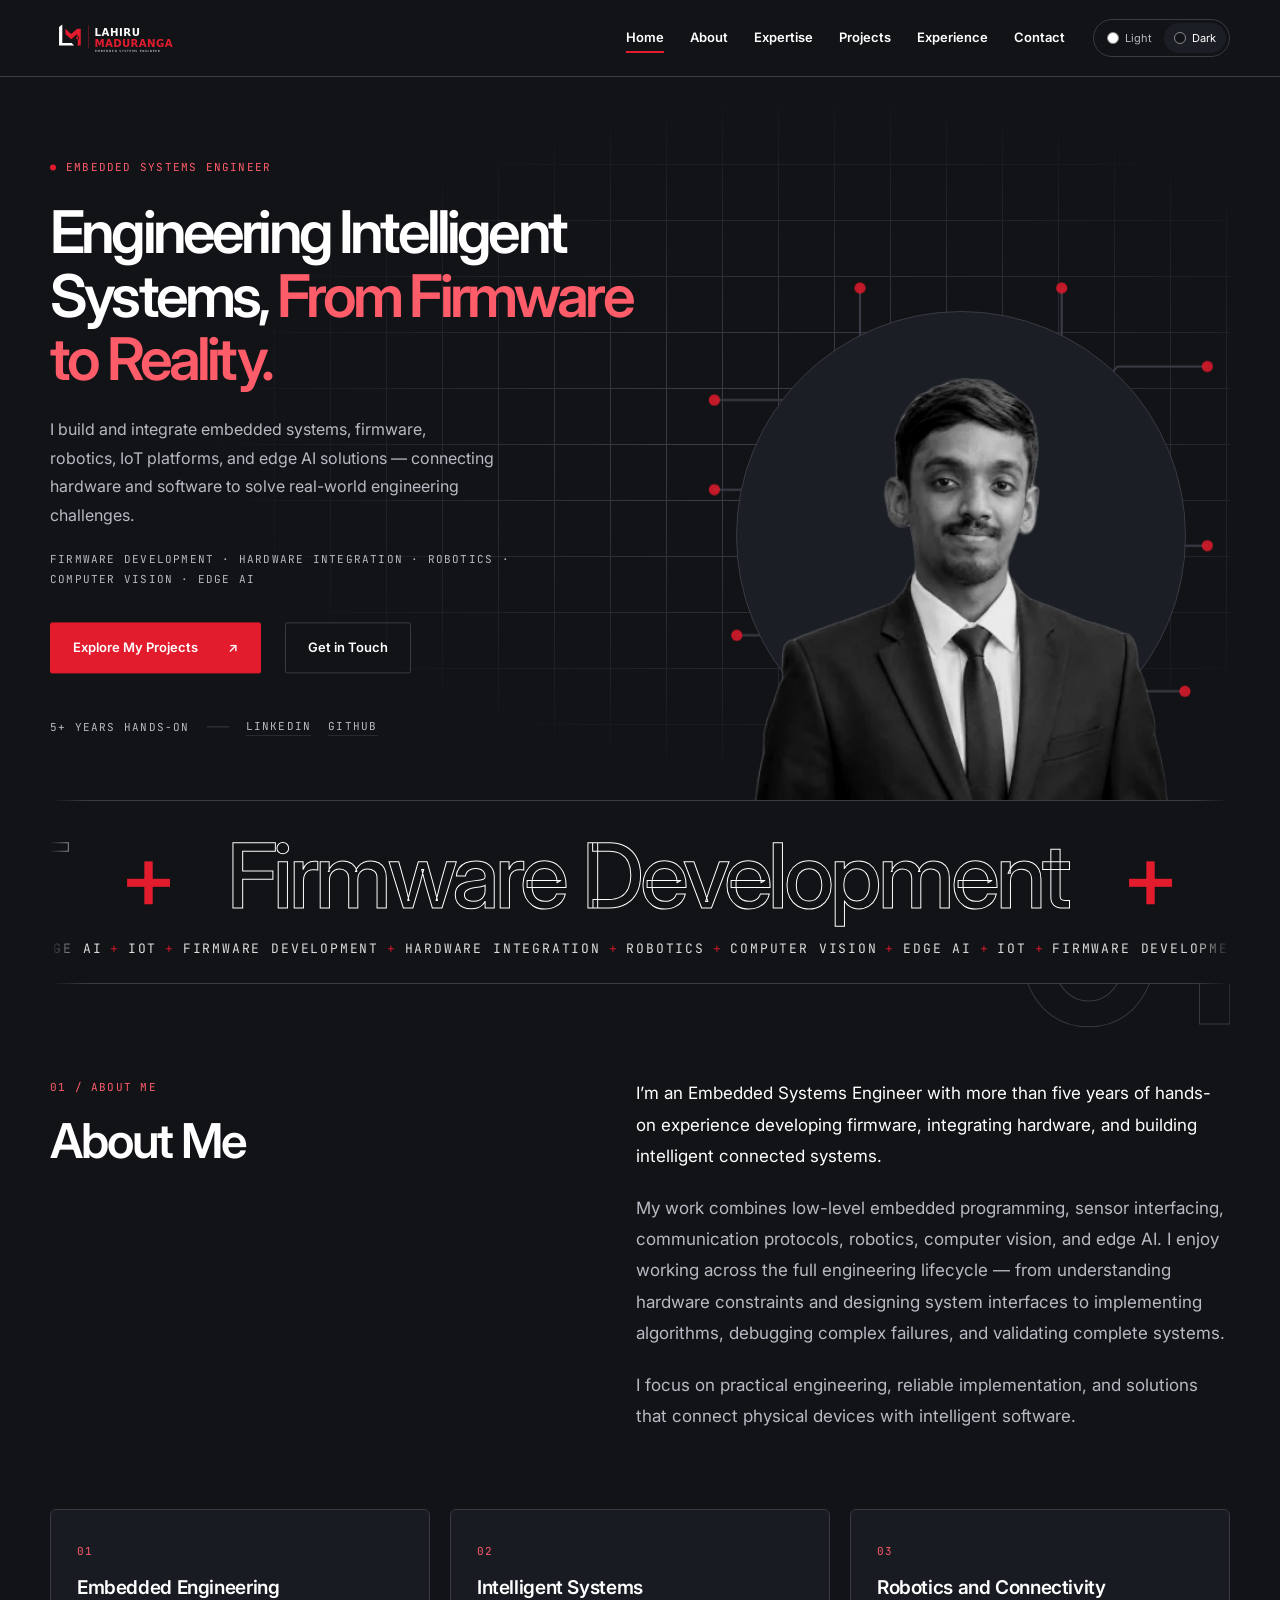
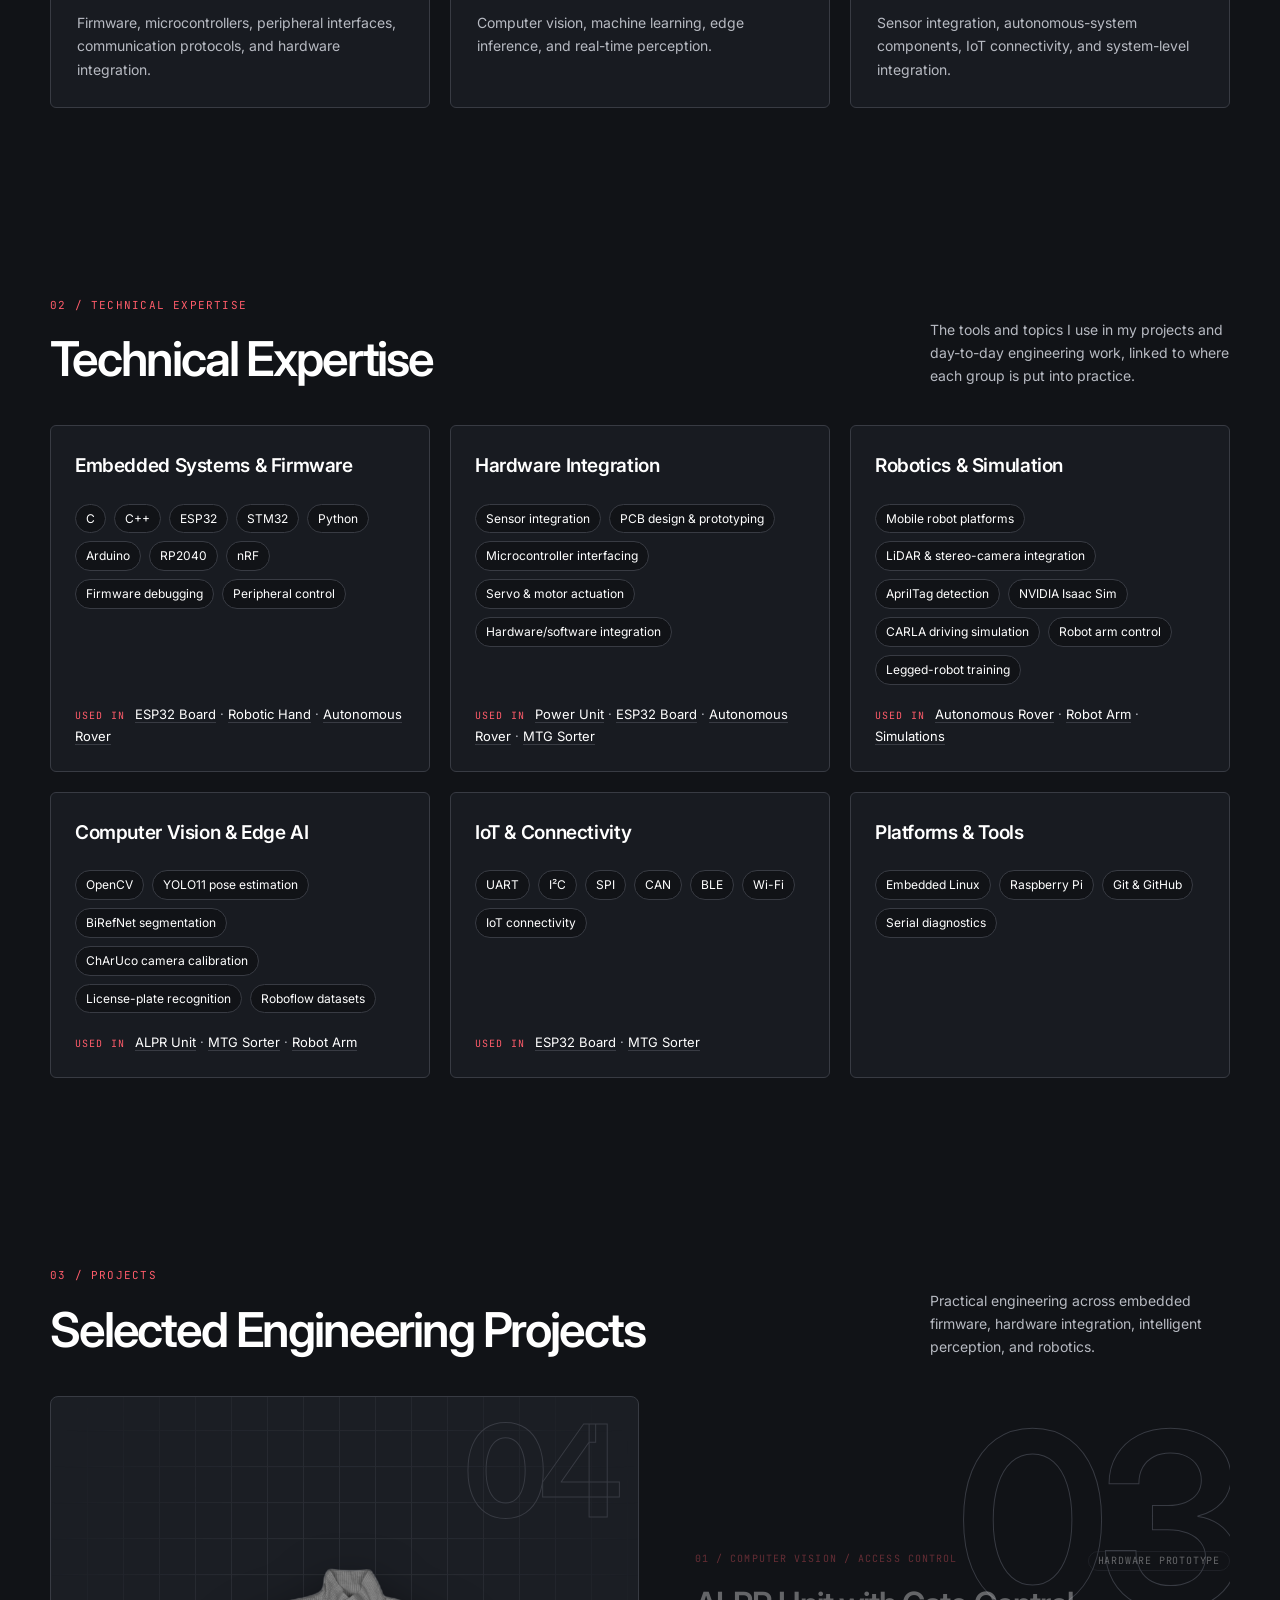
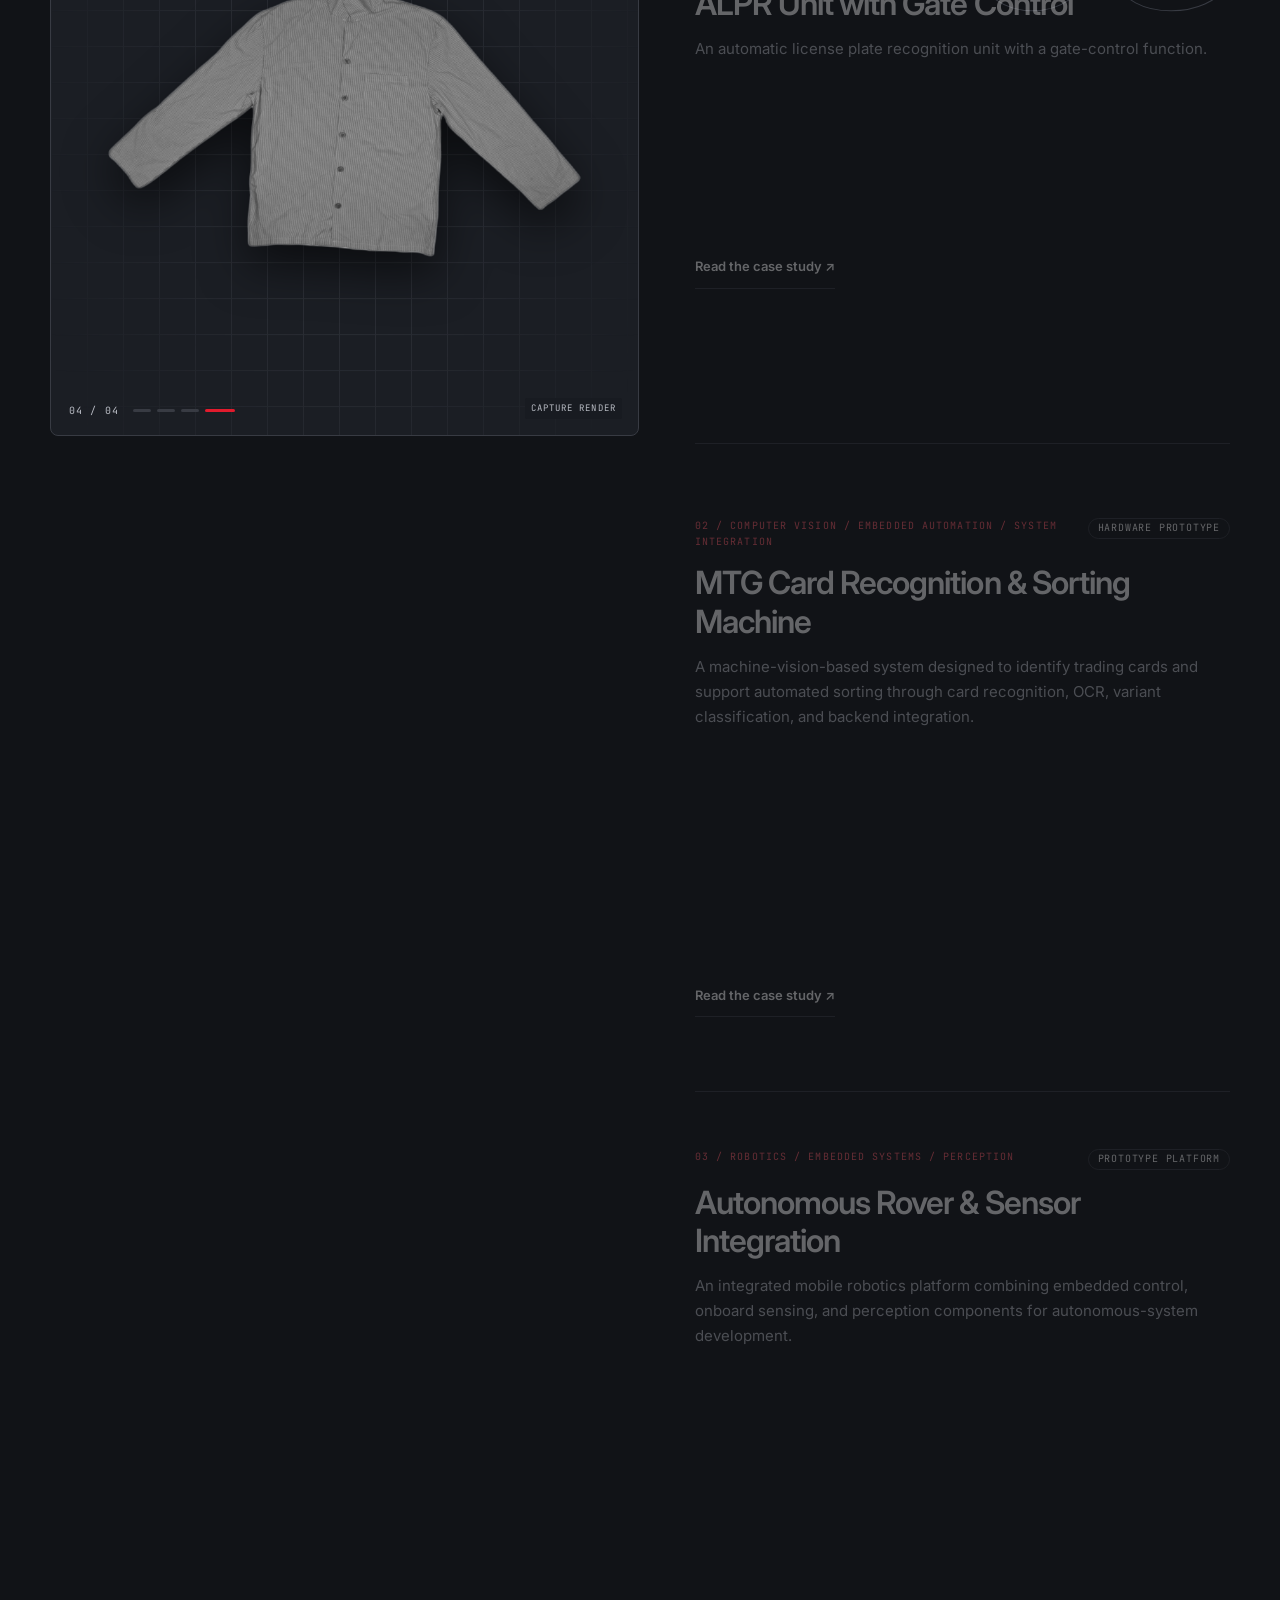
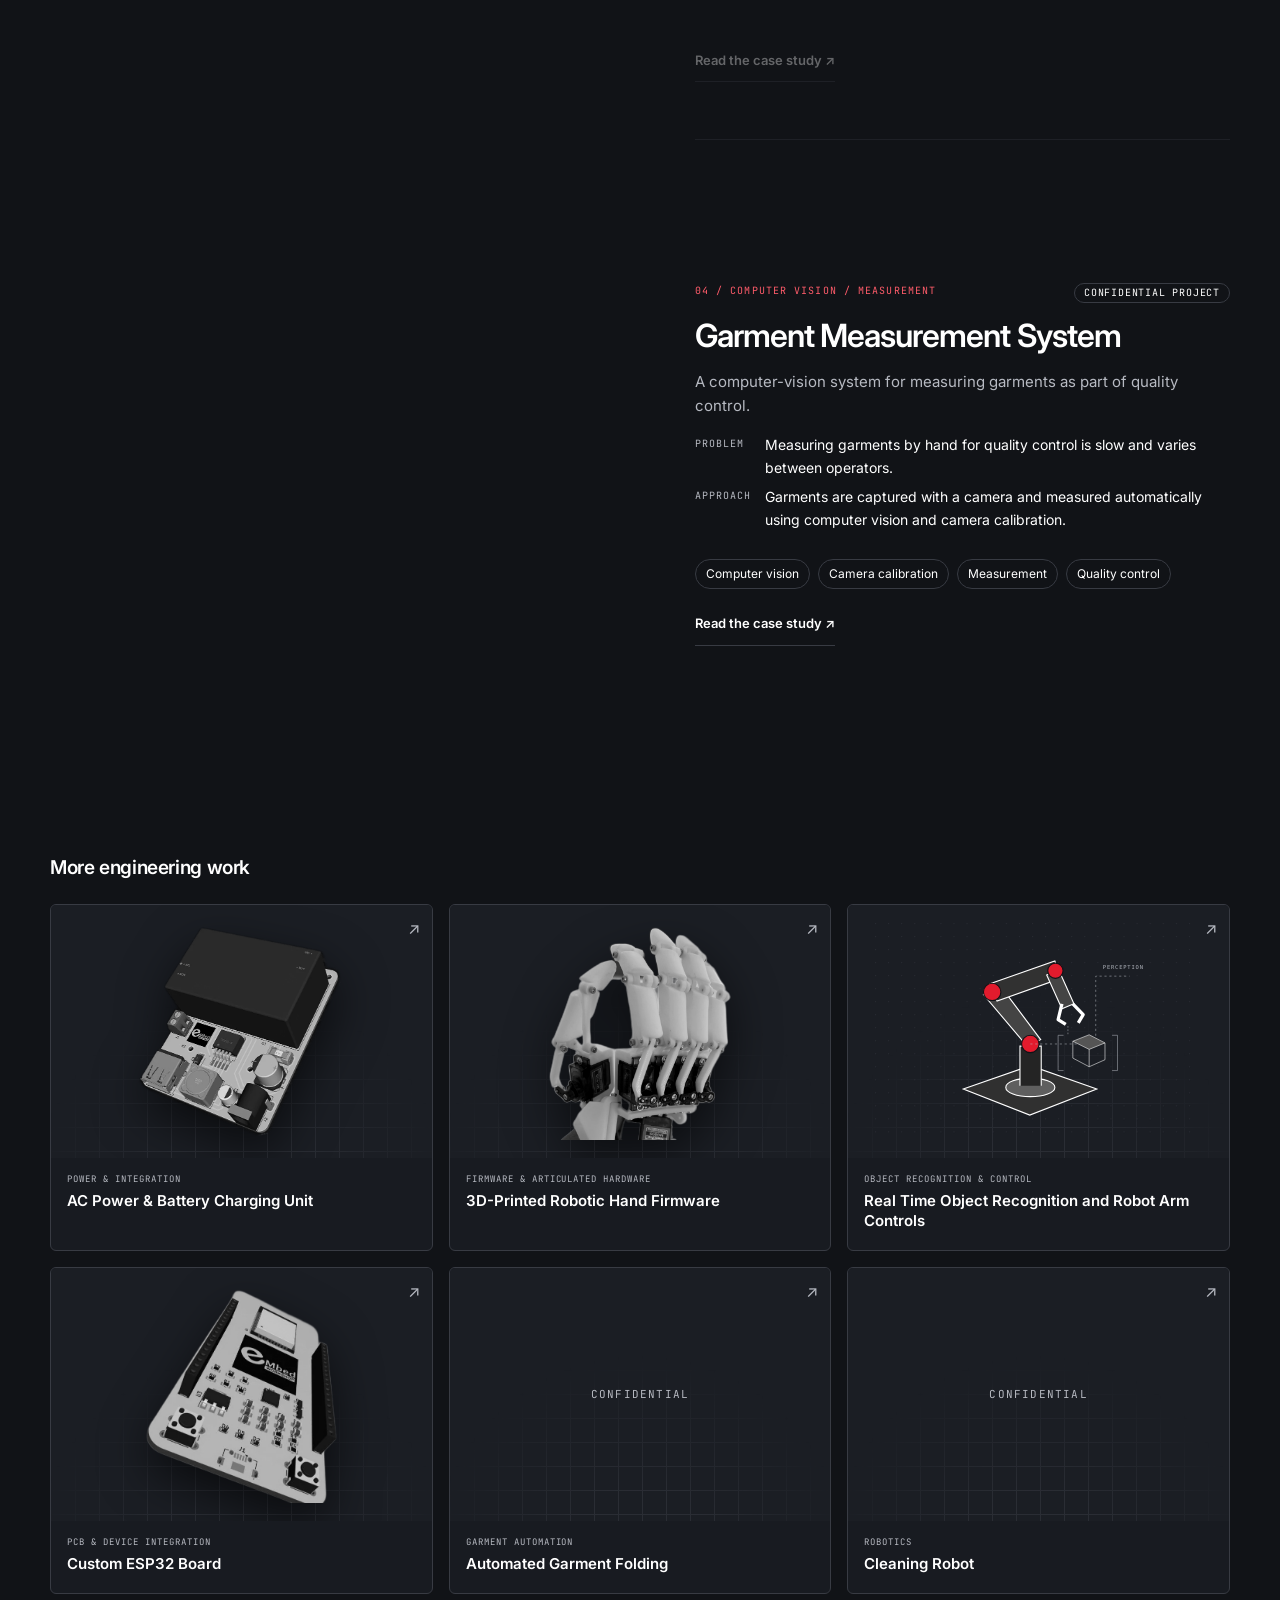
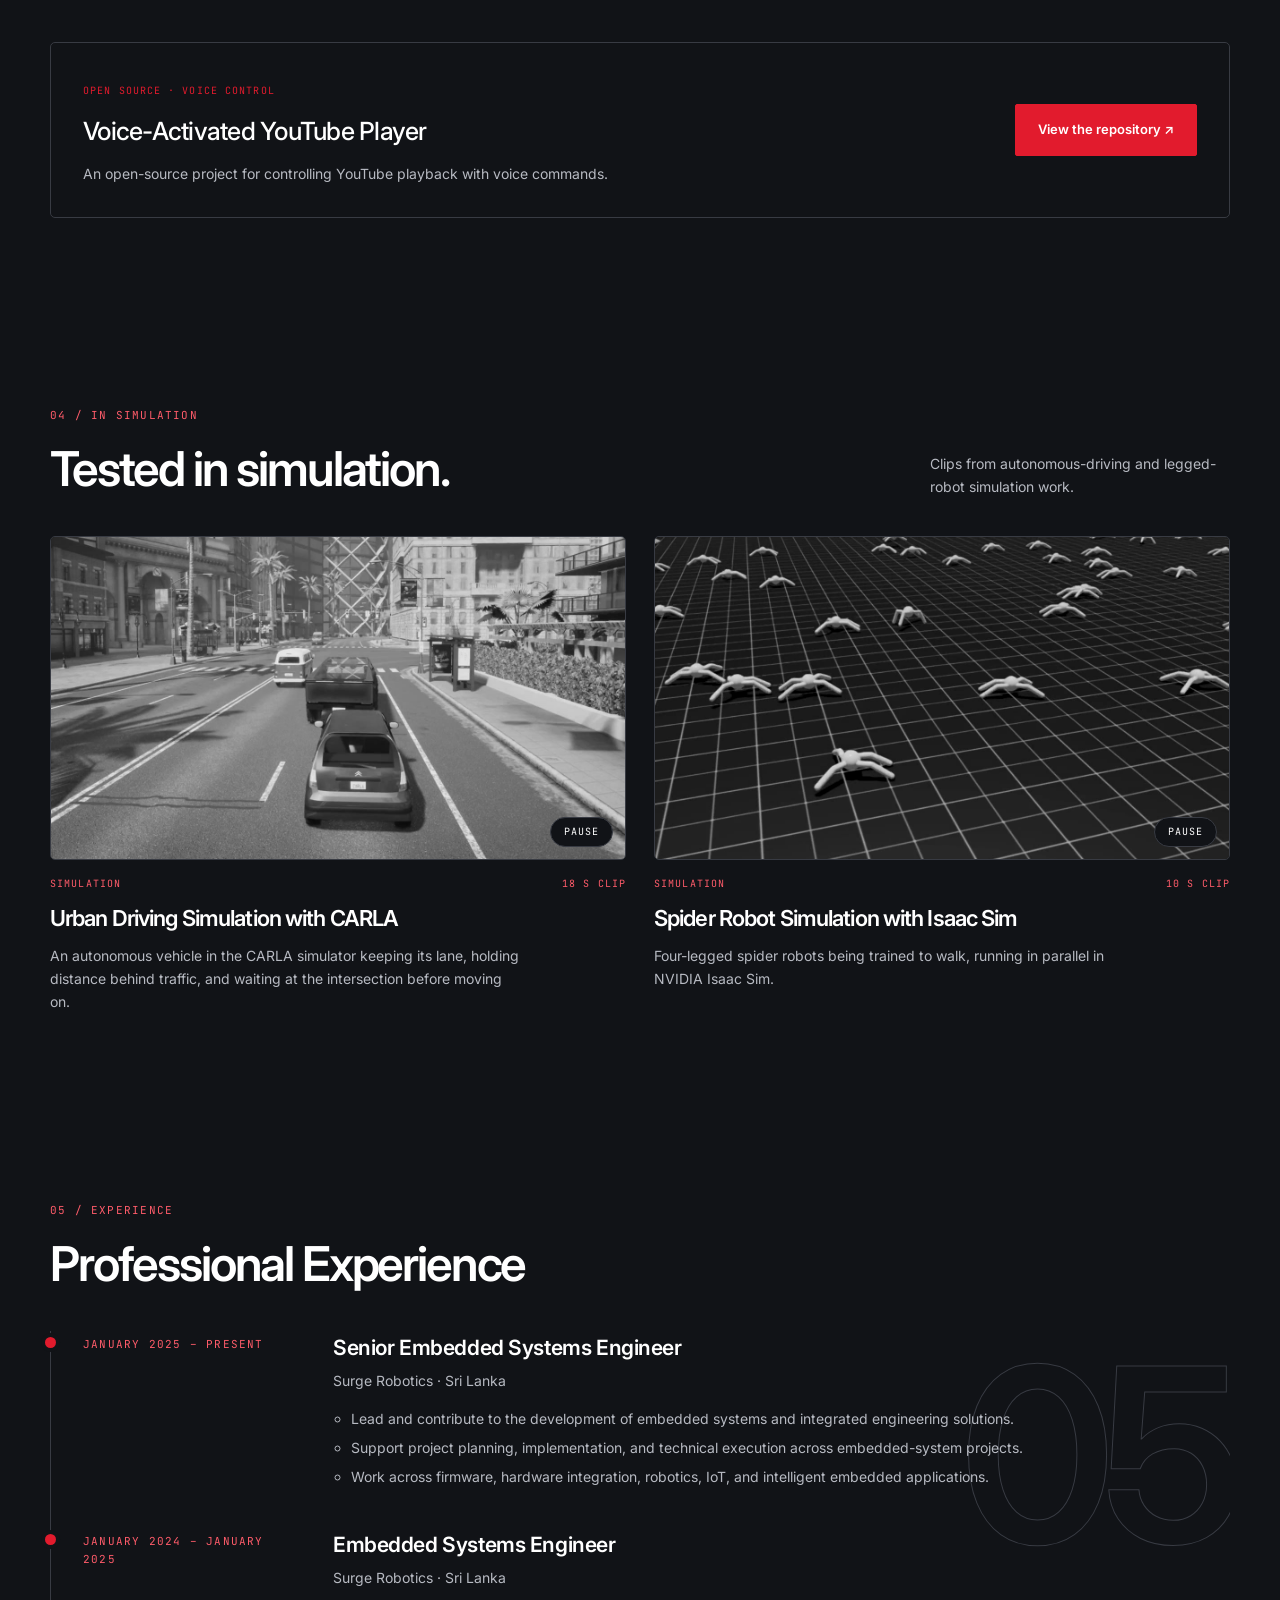
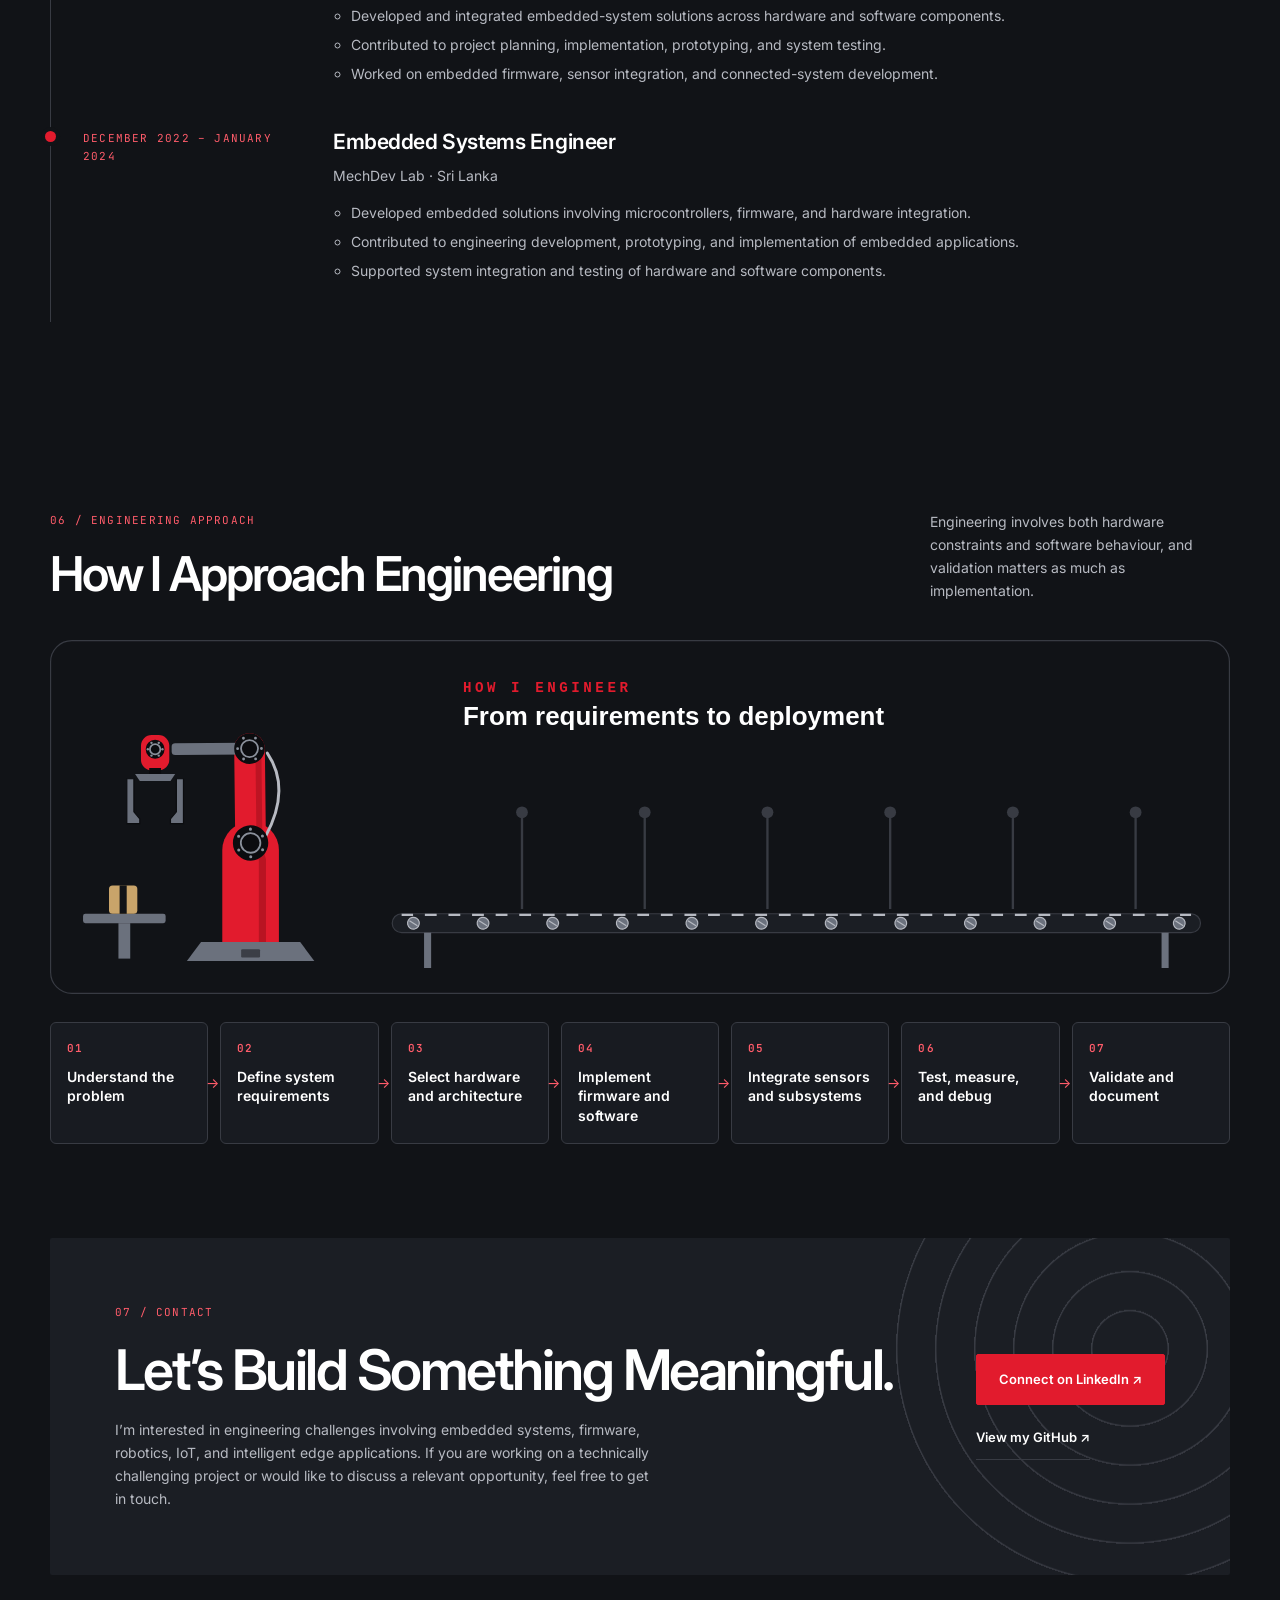
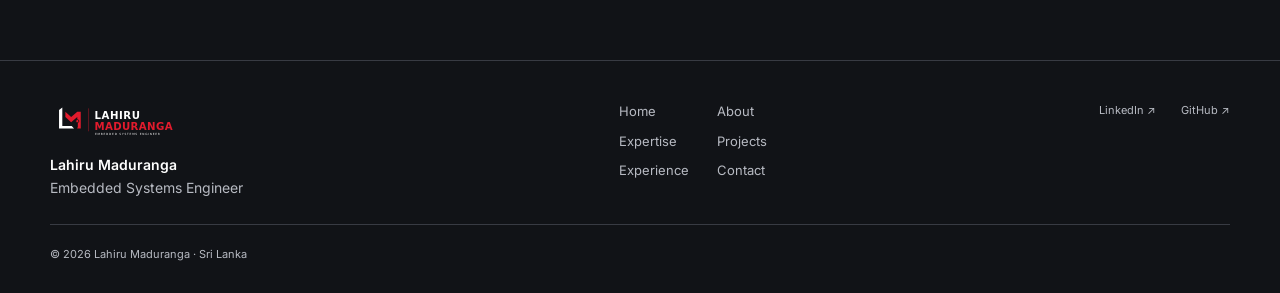
<file: index.html>
<!doctype html><html lang="en"><head><meta charset="utf-8"><meta name="viewport" content="width=device-width, initial-scale=1"><meta name="description" content="Embedded Systems Engineer specializing in firmware, hardware integration, robotics, IoT, computer vision, and edge AI."><meta name="theme-color" content="#111317"><meta property="og:title" content="Lahiru Maduranga | Embedded Systems Engineer"><meta property="og:description" content="Embedded Systems Engineer specializing in firmware, hardware integration, robotics, IoT, computer vision, and edge AI."><meta property="og:type" content="website"><meta property="og:url" content="https://lahirumaduranga.github.io/"><link rel="canonical" href="https://lahirumaduranga.github.io/"><title>Lahiru Maduranga | Embedded Systems Engineer</title><link rel="icon" href="assets/favicon.ico" sizes="any"><link rel="icon" type="image/svg+xml" href="assets/LM_icon_primary.svg"><link rel="apple-touch-icon" href="assets/apple-touch-icon.png"><script src="assets/theme.js?v=fb19d05c"></script><link rel="stylesheet" href="assets/style.css?v=98564730"></head><body><a class="skip" href="#main">Skip to content</a><header class="site-header"><nav class="nav wrap" aria-label="Main navigation"><a class="brand" href="index.html#top" aria-label="Lahiru Maduranga home"><span class="brand-logo" aria-hidden="true"><img class="logo-light" src="assets/LM_logo_primary.svg" alt=""><img class="logo-dark" src="assets/LM_logo_dark_bg.svg" alt=""></span><span class="brand-icons" aria-hidden="true"><img class="icon-light" src="assets/LM_icon_primary.svg" alt=""><img class="icon-dark" src="assets/LM_icon_dark.svg" alt=""></span></a><button class="menu-toggle" type="button" aria-expanded="false" aria-controls="nav-menu"><span class="menu-bars" aria-hidden="true"></span><span class="sr-only">Menu</span></button><div class="nav-menu" id="nav-menu"><ul class="nav-links"><li><a href="index.html#top" data-nav="top">Home</a></li><li><a href="index.html#about" data-nav="about">About</a></li><li><a href="index.html#expertise" data-nav="expertise">Expertise</a></li><li><a href="index.html#projects" data-nav="projects">Projects</a></li><li><a href="index.html#experience" data-nav="experience">Experience</a></li><li><a href="index.html#contact" data-nav="contact">Contact</a></li></ul><div class="theme-picker" role="group" aria-label="Colour theme"><button class="theme-choice" data-set-theme="light" aria-label="Light theme" aria-pressed="false" title="Light theme"><span class="theme-swatch white-swatch" aria-hidden="true"></span><span class="theme-name">Light</span></button><button class="theme-choice" data-set-theme="dark" aria-label="Dark theme" aria-pressed="true" title="Dark theme"><span class="theme-swatch black-swatch" aria-hidden="true"></span><span class="theme-name">Dark</span></button></div></div></nav></header>
<main id="main" class="wrap"><section class="hero" id="top" aria-labelledby="hero-title"><div class="hero-backdrop" aria-hidden="true"><div class="hero-grid" data-parallax="-0.35"></div></div><div class="hero-copy" data-parallax="-0.12"><div class="eyebrow"><span class="dot"></span> EMBEDDED SYSTEMS ENGINEER</div><h1 id="hero-title">Engineering Intelligent Systems, <em>From Firmware to Reality.</em></h1><p>I build and integrate embedded systems, firmware, robotics, IoT platforms, and edge AI solutions — connecting hardware and software to solve real-world engineering challenges.</p><p class="hero-line mono">Firmware Development · Hardware Integration · Robotics · Computer Vision · Edge AI</p><div class="actions"><a class="button" href="#projects">Explore My Projects <span aria-hidden="true">↗</span></a><a class="button button-ghost" href="#contact">Get in Touch</a></div><div class="hero-foot"><span class="mono">5+ years hands-on</span><i></i><a href="https://www.linkedin.com/in/lahiru-maduranga97/" class="mono" target="_blank" rel="noopener noreferrer">LinkedIn<span class="sr-only"> (opens in a new tab)</span></a><a href="https://github.com/LahiruMaduranga" class="mono" target="_blank" rel="noopener noreferrer">GitHub<span class="sr-only"> (opens in a new tab)</span></a></div></div><div class="hero-visual"><div class="hero-visual-deco" aria-hidden="true"><svg class="circuit" viewBox="0 0 480 420" aria-hidden="true" data-parallax="-0.12"><path d="M20 120h90l30 30h60"/><path d="M20 200h60l20-20h70"/><path d="M40 330h110l30-30h40"/><path d="M460 90h-80l-30 30h-50"/><path d="M460 250h-70l-25 25h-60"/><path d="M440 380h-90l-30-30h-40"/><path d="M150 20v60l25 25"/><path d="M330 20v50l-30 30"/><circle cx="20" cy="120" r="5" class="pad"/><circle cx="20" cy="200" r="5" class="pad"/><circle cx="40" cy="330" r="5" class="pad"/><circle cx="460" cy="90" r="5" class="pad"/><circle cx="460" cy="250" r="5" class="pad"/><circle cx="440" cy="380" r="5" class="pad"/><circle cx="150" cy="20" r="5" class="pad"/><circle cx="330" cy="20" r="5" class="pad"/><circle cx="200" cy="150" r="3.5"/><circle cx="170" cy="180" r="3.5"/><circle cx="220" cy="300" r="3.5"/><circle cx="300" cy="120" r="3.5"/><circle cx="305" cy="275" r="3.5"/><circle cx="280" cy="350" r="3.5"/><circle cx="175" cy="105" r="3.5"/><circle cx="300" cy="100" r="3.5"/></svg><span class="portrait-disc"></span></div><img class="hero-portrait graded" src="assets/photos/portrait.webp" alt="Portrait of Lahiru Maduranga in a dark suit and tie against a yellow background" width="370" height="370" fetchpriority="high"></div></section>
<div class="marquee" aria-hidden="true"><div class="marquee-row marquee-outline" data-parallax-x="0.4"><span>Firmware Development</span><span>Hardware Integration</span><span>Robotics</span><span>Computer Vision</span><span>Edge AI</span><span>IoT</span><span>Firmware Development</span><span>Hardware Integration</span><span>Robotics</span><span>Computer Vision</span><span>Edge AI</span><span>IoT</span><span>Firmware Development</span><span>Hardware Integration</span><span>Robotics</span><span>Computer Vision</span><span>Edge AI</span><span>IoT</span><span>Firmware Development</span><span>Hardware Integration</span><span>Robotics</span><span>Computer Vision</span><span>Edge AI</span><span>IoT</span></div><div class="marquee-row marquee-mono mono" data-parallax-x="0.3"><span>Firmware Development</span><span>Hardware Integration</span><span>Robotics</span><span>Computer Vision</span><span>Edge AI</span><span>IoT</span><span>Firmware Development</span><span>Hardware Integration</span><span>Robotics</span><span>Computer Vision</span><span>Edge AI</span><span>IoT</span><span>Firmware Development</span><span>Hardware Integration</span><span>Robotics</span><span>Computer Vision</span><span>Edge AI</span><span>IoT</span><span>Firmware Development</span><span>Hardware Integration</span><span>Robotics</span><span>Computer Vision</span><span>Edge AI</span><span>IoT</span></div></div><p class="sr-only">Areas of focus: Firmware Development, Hardware Integration, Robotics, Computer Vision, Edge AI, IoT.</p>
<section id="about" class="about-section layered" aria-labelledby="about-title"><div class="section-deco" aria-hidden="true"><span class="section-num" data-parallax="-0.22">01</span></div><div class="about"><div data-reveal><div class="eyebrow">01 / ABOUT ME</div><h2 id="about-title">About Me</h2></div><div class="about-copy" data-reveal><p>I’m an Embedded Systems Engineer with more than five years of hands-on experience developing firmware, integrating hardware, and building intelligent connected systems.</p><p>My work combines low-level embedded programming, sensor interfacing, communication protocols, robotics, computer vision, and edge AI. I enjoy working across the full engineering lifecycle — from understanding hardware constraints and designing system interfaces to implementing algorithms, debugging complex failures, and validating complete systems.</p><p>I focus on practical engineering, reliable implementation, and solutions that connect physical devices with intelligent software.</p></div></div><ul class="capabilities"><li data-reveal><span class="number">01</span><h3>Embedded Engineering</h3><p>Firmware, microcontrollers, peripheral interfaces, communication protocols, and hardware integration.</p></li><li data-reveal><span class="number">02</span><h3>Intelligent Systems</h3><p>Computer vision, machine learning, edge inference, and real-time perception.</p></li><li data-reveal><span class="number">03</span><h3>Robotics and Connectivity</h3><p>Sensor integration, autonomous-system components, IoT connectivity, and system-level integration.</p></li></ul></section>
<section id="expertise" class="layered" aria-labelledby="expertise-title"><div class="section-deco" aria-hidden="true"><span class="section-num" data-parallax="-0.22">02</span></div><div class="section-head" data-reveal><div><div class="eyebrow">02 / TECHNICAL EXPERTISE</div><h2 id="expertise-title">Technical Expertise</h2></div><p>The tools and topics I use in my projects and day-to-day engineering work, linked to where each group is put into practice.</p></div><div class="skill-groups"><div class="skill-group" data-reveal><h3>Embedded Systems &amp; Firmware</h3><ul class="tags" aria-label="Technologies and topics"><li>C</li><li>C++</li><li>ESP32</li><li>STM32</li><li>Python</li><li>Arduino</li><li>RP2040</li><li>nRF</li><li>Firmware debugging</li><li>Peripheral control</li></ul><p class="used-in"><span class="mono">Used in</span> <a href="projects/development-board.html">ESP32 Board</a><span aria-hidden="true"> · </span><a href="projects/robotic-hand.html">Robotic Hand</a><span aria-hidden="true"> · </span><a href="projects/rover-chassis.html">Autonomous Rover</a></p></div><div class="skill-group" data-reveal><h3>Hardware Integration</h3><ul class="tags" aria-label="Technologies and topics"><li>Sensor integration</li><li>PCB design &amp; prototyping</li><li>Microcontroller interfacing</li><li>Servo &amp; motor actuation</li><li>Hardware/software integration</li></ul><p class="used-in"><span class="mono">Used in</span> <a href="projects/power-supply.html">Power Unit</a><span aria-hidden="true"> · </span><a href="projects/development-board.html">ESP32 Board</a><span aria-hidden="true"> · </span><a href="projects/rover-chassis.html">Autonomous Rover</a><span aria-hidden="true"> · </span><a href="projects/card-sorter.html">MTG Sorter</a></p></div><div class="skill-group" data-reveal><h3>Robotics &amp; Simulation</h3><ul class="tags" aria-label="Technologies and topics"><li>Mobile robot platforms</li><li>LiDAR &amp; stereo-camera integration</li><li>AprilTag detection</li><li>NVIDIA Isaac Sim</li><li>CARLA driving simulation</li><li>Robot arm control</li><li>Legged-robot training</li></ul><p class="used-in"><span class="mono">Used in</span> <a href="projects/rover-chassis.html">Autonomous Rover</a><span aria-hidden="true"> · </span><a href="projects/robotic-arm.html">Robot Arm</a><span aria-hidden="true"> · </span><a href="#simulation">Simulations</a></p></div><div class="skill-group" data-reveal><h3>Computer Vision &amp; Edge AI</h3><ul class="tags" aria-label="Technologies and topics"><li>OpenCV</li><li>YOLO11 pose estimation</li><li>BiRefNet segmentation</li><li>ChArUco camera calibration</li><li>License-plate recognition</li><li>Roboflow datasets</li></ul><p class="used-in"><span class="mono">Used in</span> <a href="projects/alpr.html">ALPR Unit</a><span aria-hidden="true"> · </span><a href="projects/card-sorter.html">MTG Sorter</a><span aria-hidden="true"> · </span><a href="projects/robotic-arm.html">Robot Arm</a></p></div><div class="skill-group" data-reveal><h3>IoT &amp; Connectivity</h3><ul class="tags" aria-label="Technologies and topics"><li>UART</li><li>I²C</li><li>SPI</li><li>CAN</li><li>BLE</li><li>Wi-Fi</li><li>IoT connectivity</li></ul><p class="used-in"><span class="mono">Used in</span> <a href="projects/development-board.html">ESP32 Board</a><span aria-hidden="true"> · </span><a href="projects/card-sorter.html">MTG Sorter</a></p></div><div class="skill-group" data-reveal><h3>Platforms &amp; Tools</h3><ul class="tags" aria-label="Technologies and topics"><li>Embedded Linux</li><li>Raspberry Pi</li><li>Git &amp; GitHub</li><li>Serial diagnostics</li></ul></div></div></section>
<section id="projects" class="layered" aria-labelledby="projects-title"><div class="section-deco" aria-hidden="true"><span class="section-num" data-parallax="-0.22">03</span></div><div class="section-head" data-reveal><div><div class="eyebrow">03 / PROJECTS</div><h2 id="projects-title">Selected Engineering Projects</h2></div><p>Practical engineering across embedded firmware, hardware integration, intelligent perception, and robotics.</p></div><div class="showcase"><div class="showcase-stage" aria-hidden="true"><span class="media-deco"><span class="media-grid" data-parallax="-0.2"></span></span><div class="stage-item is-active" data-stage="0"><span class="stage-num" aria-hidden="true">01</span><img class="project-photo cutout" src="assets/photos/alpr-unit.webp" alt="" loading="lazy"><span class="concept-label mono">Prototype unit</span></div><div class="stage-item" data-stage="1"><span class="stage-num" aria-hidden="true">02</span><img class="project-photo graded" src="assets/photos/card-sorter.jpg" alt="" loading="lazy"><span class="concept-label mono">Prototype photo</span></div><div class="stage-item" data-stage="2"><span class="stage-num" aria-hidden="true">03</span><img class="project-photo cutout" src="assets/photos/rover-platform.webp" alt="" loading="lazy"><span class="concept-label mono">Prototype</span></div><div class="stage-item" data-stage="3"><span class="stage-num" aria-hidden="true">04</span><img class="project-photo cutout" src="assets/photos/garment.webp" alt="" loading="lazy"><span class="concept-label mono">Capture render</span></div><div class="stage-progress mono"><span class="stage-count">01 / 04</span><span class="stage-dots"><i class="is-active"></i><i></i><i></i><i></i></span></div></div><div class="showcase-steps"><article class="feature-step is-active" data-step="0"><a class="step-media" href="projects/alpr.html" tabindex="-1" aria-hidden="true"><img class="project-photo cutout" src="assets/photos/alpr-unit.webp" alt="ALPR unit enclosure shown in a project graphic labelled ALPR UNIT WITH GATE CONTROL FUNCTION" loading="lazy"></a><div class="feature-meta mono"><span>01 / Computer Vision / Access Control</span><span class="status">Hardware prototype</span></div><h3><a href="projects/alpr.html">ALPR Unit with Gate Control</a></h3><p class="step-summary">An automatic license plate recognition unit with a gate-control function.</p><dl class="feature-facts"><dt>Problem</dt><dd>Gate access that depends on manual checks is slow and inconsistent at busy entrances.</dd><dt>Approach</dt><dd>An enclosed unit reads vehicle license plates with a camera and uses the result to drive a gate-control output.</dd></dl><ul class="tags" aria-label="Technologies and topics"><li>License-plate recognition</li><li>Camera capture</li><li>Gate control</li><li>Enclosed unit</li></ul><a class="text-link" href="projects/alpr.html">Read the case study ↗<span class="sr-only">: ALPR Unit with Gate Control</span></a></article><article class="feature-step" data-step="1"><a class="step-media" href="projects/card-sorter.html" tabindex="-1" aria-hidden="true"><img class="project-photo graded" src="assets/photos/card-sorter.jpg" alt="Card sorting machine with a card feeder on a lead-screw stage, an LED light bar, a belt-driven gantry, and rows of sorted trading cards in slots" loading="lazy"></a><div class="feature-meta mono"><span>02 / Computer Vision / Embedded Automation / System Integration</span><span class="status">Hardware prototype</span></div><h3><a href="projects/card-sorter.html">MTG Card Recognition &amp; Sorting Machine</a></h3><p class="step-summary">A machine-vision-based system designed to identify trading cards and support automated sorting through card recognition, OCR, variant classification, and backend integration.</p><dl class="feature-facts"><dt>Problem</dt><dd>Sorting large trading-card collections by hand is slow, and similar printings are easy to confuse.</dd><dt>Approach</dt><dd>A camera captures each card; OCR and variant classification identify it, a card database lookup confirms it, and the result drives the sorting mechanism.</dd></dl><ul class="tags" aria-label="Technologies and topics"><li>Machine vision</li><li>OCR</li><li>Variant classification</li><li>Database lookup</li><li>Machine control</li></ul><a class="text-link" href="projects/card-sorter.html">Read the case study ↗<span class="sr-only">: MTG Card Recognition &amp; Sorting Machine</span></a></article><article class="feature-step" data-step="2"><a class="step-media" href="projects/rover-chassis.html" tabindex="-1" aria-hidden="true"><img class="project-photo cutout" src="assets/photos/rover-platform.webp" alt="Autonomous rover on an off-road chassis with a LiDAR sensor on top, a ZED Mini stereo camera and additional cameras at the front" loading="lazy"></a><div class="feature-meta mono"><span>03 / Robotics / Embedded Systems / Perception</span><span class="status">Prototype platform</span></div><h3><a href="projects/rover-chassis.html">Autonomous Rover &amp; Sensor Integration</a></h3><p class="step-summary">An integrated mobile robotics platform combining embedded control, onboard sensing, and perception components for autonomous-system development.</p><dl class="feature-facts"><dt>Problem</dt><dd>Developing autonomous behaviour needs a dependable mobile base where sensing, control, and perception can be integrated and tested together.</dd><dt>Approach</dt><dd>An off-road RC chassis is fitted with a mounting frame for a top LiDAR, a forward ZED Mini stereo camera, extra cameras, and the onboard control electronics, so perception and control can be developed on real hardware.</dd></dl><ul class="tags" aria-label="Technologies and topics"><li>Mobile robotics</li><li>LiDAR</li><li>AprilTag</li><li>ZED Mini stereo camera</li><li>Sensor integration</li><li>Perception</li></ul><a class="text-link" href="projects/rover-chassis.html">Read the case study ↗<span class="sr-only">: Autonomous Rover &amp; Sensor Integration</span></a></article><article class="feature-step" data-step="3"><a class="step-media" href="projects/garment-measurement.html" tabindex="-1" aria-hidden="true"><img class="project-photo cutout" src="assets/photos/garment.webp" alt="Long-sleeve striped shirt laid flat, cut out from its background" loading="lazy"></a><div class="feature-meta mono"><span>04 / Computer Vision / Measurement</span><span class="status">Confidential project</span></div><h3><a href="projects/garment-measurement.html">Garment Measurement System</a></h3><p class="step-summary">A computer-vision system for measuring garments as part of quality control.</p><dl class="feature-facts"><dt>Problem</dt><dd>Measuring garments by hand for quality control is slow and varies between operators.</dd><dt>Approach</dt><dd>Garments are captured with a camera and measured automatically using computer vision and camera calibration.</dd></dl><ul class="tags" aria-label="Technologies and topics"><li>Computer vision</li><li>Camera calibration</li><li>Measurement</li><li>Quality control</li></ul><a class="text-link" href="projects/garment-measurement.html">Read the case study ↗<span class="sr-only">: Garment Measurement System</span></a></article></div></div><div class="more-work"><h3 data-reveal>More engineering work</h3><ul class="mini-grid"><li class="mini-card" data-reveal><a href="projects/power-supply.html"><span class="mini-media"><span class="media-deco" aria-hidden="true"><span class="media-grid" data-parallax="-0.2"></span></span><img class="cutout" src="assets/photos/power-supply.webp" alt="" loading="lazy"></span><span class="mini-text"><span class="mono">Power &amp; integration</span><strong>AC Power &amp; Battery Charging Unit</strong></span><span class="mini-arrow" aria-hidden="true">↗</span></a></li><li class="mini-card" data-reveal><a href="projects/robotic-hand.html"><span class="mini-media"><span class="media-deco" aria-hidden="true"><span class="media-grid" data-parallax="-0.2"></span></span><img class="cutout" src="assets/photos/robotic-hand.webp" alt="" loading="lazy"></span><span class="mini-text"><span class="mono">Firmware &amp; articulated hardware</span><strong>3D-Printed Robotic Hand Firmware</strong></span><span class="mini-arrow" aria-hidden="true">↗</span></a></li><li class="mini-card" data-reveal><a href="projects/robotic-arm.html"><span class="mini-media"><span class="media-deco" aria-hidden="true"><span class="media-grid" data-parallax="-0.2"></span></span><span class="themed-art"><img class="theme-light" src="assets/arm-light.svg" alt="" width="600" height="400" loading="lazy"><img class="theme-dark" src="assets/arm-dark.svg" alt="" width="600" height="400" loading="lazy"></span></span><span class="mini-text"><span class="mono">Object recognition &amp; control</span><strong>Real Time Object Recognition and Robot Arm Controls</strong></span><span class="mini-arrow" aria-hidden="true">↗</span></a></li><li class="mini-card" data-reveal><a href="projects/development-board.html"><span class="mini-media"><span class="media-deco" aria-hidden="true"><span class="media-grid" data-parallax="-0.2"></span></span><img class="cutout" src="assets/photos/development-board.webp" alt="" loading="lazy"></span><span class="mini-text"><span class="mono">PCB &amp; device integration</span><strong>Custom ESP32 Board</strong></span><span class="mini-arrow" aria-hidden="true">↗</span></a></li><li class="mini-card" data-reveal><a href="projects/fabric-handling.html"><span class="mini-media"><span class="media-deco" aria-hidden="true"><span class="media-grid" data-parallax="-0.2"></span></span><span class="mono">Confidential</span></span><span class="mini-text"><span class="mono">Garment automation</span><strong>Automated Garment Folding</strong></span><span class="mini-arrow" aria-hidden="true">↗</span></a></li><li class="mini-card" data-reveal><a href="projects/cleaning-robot-interface.html"><span class="mini-media"><span class="media-deco" aria-hidden="true"><span class="media-grid" data-parallax="-0.2"></span></span><span class="mono">Confidential</span></span><span class="mini-text"><span class="mono">Robotics</span><strong>Cleaning Robot</strong></span><span class="mini-arrow" aria-hidden="true">↗</span></a></li></ul></div><div class="notebook" data-reveal><div><span class="mono">OPEN SOURCE · VOICE CONTROL</span><h3>Voice-Activated YouTube Player</h3><p>An open-source project for controlling YouTube playback with voice commands.</p></div><a href="https://github.com/LahiruMaduranga/voice-activated-youtube-player" class="button" target="_blank" rel="noopener noreferrer">View the repository ↗<span class="sr-only"> (opens in a new tab)</span></a></div></section>
<section id="simulation" class="layered" aria-labelledby="sim-title"><div class="section-head" data-reveal><div><div class="eyebrow">04 / IN SIMULATION</div><h2 id="sim-title">Tested in simulation.</h2></div><p>Clips from autonomous-driving and legged-robot simulation work.</p></div><div class="sim-grid"><figure class="sim-card" data-reveal><div class="sim-frame"><video class="graded" src="assets/videos/urban-simulation.mp4" poster="assets/videos/urban-simulation.jpg" width="1280" height="720" muted loop playsinline preload="none" controls aria-label="Urban Driving Simulation with CARLA"></video><button class="sim-toggle mono" type="button" hidden>Pause</button></div><figcaption><div class="feature-meta mono"><span>Simulation</span><span>18 s clip</span></div><h3>Urban Driving Simulation with CARLA</h3><p>An autonomous vehicle in the CARLA simulator keeping its lane, holding distance behind traffic, and waiting at the intersection before moving on.</p></figcaption></figure><figure class="sim-card" data-reveal><div class="sim-frame"><video class="graded" src="assets/videos/robot-simulation.mp4" poster="assets/videos/robot-simulation.jpg" width="1280" height="720" muted loop playsinline preload="none" controls aria-label="Spider Robot Simulation with Isaac Sim"></video><button class="sim-toggle mono" type="button" hidden>Pause</button></div><figcaption><div class="feature-meta mono"><span>Simulation</span><span>10 s clip</span></div><h3>Spider Robot Simulation with Isaac Sim</h3><p>Four-legged spider robots being trained to walk, running in parallel in NVIDIA Isaac Sim.</p></figcaption></figure></div></section>
<section id="experience" class="layered" aria-labelledby="experience-title"><div class="section-deco" aria-hidden="true"><span class="section-num" data-parallax="-0.22">05</span></div><div class="section-head" data-reveal><div><div class="eyebrow">05 / EXPERIENCE</div><h2 id="experience-title">Professional Experience</h2></div></div><ol class="timeline"><li data-reveal><div class="timeline-meta mono"><span>January 2025 – Present</span></div><div class="timeline-body"><h3>Senior Embedded Systems Engineer</h3><p class="timeline-org">Surge Robotics · Sri Lanka</p><ul><li>Lead and contribute to the development of embedded systems and integrated engineering solutions.</li><li>Support project planning, implementation, and technical execution across embedded-system projects.</li><li>Work across firmware, hardware integration, robotics, IoT, and intelligent embedded applications.</li></ul></div></li><li data-reveal><div class="timeline-meta mono"><span>January 2024 – January 2025</span></div><div class="timeline-body"><h3>Embedded Systems Engineer</h3><p class="timeline-org">Surge Robotics · Sri Lanka</p><ul><li>Developed and integrated embedded-system solutions across hardware and software components.</li><li>Contributed to project planning, implementation, prototyping, and system testing.</li><li>Worked on embedded firmware, sensor integration, and connected-system development.</li></ul></div></li><li data-reveal><div class="timeline-meta mono"><span>December 2022 – January 2024</span></div><div class="timeline-body"><h3>Embedded Systems Engineer</h3><p class="timeline-org">MechDev Lab · Sri Lanka</p><ul><li>Developed embedded solutions involving microcontrollers, firmware, and hardware integration.</li><li>Contributed to engineering development, prototyping, and implementation of embedded applications.</li><li>Supported system integration and testing of hardware and software components.</li></ul></div></li></ol></section>
<section id="approach" class="layered" aria-labelledby="approach-title"><div class="section-head" data-reveal><div><div class="eyebrow">06 / ENGINEERING APPROACH</div><h2 id="approach-title">How I Approach Engineering</h2></div><p>Engineering involves both hardware constraints and software behaviour, and validation matters as much as implementation.</p></div><figure class="assembly" data-reveal><img class="theme-light" src="assets/assembly-light.svg?v=5b7b4603" alt="Animation: a robot arm places a box on a conveyor; it passes Requirements, Architecture, Implementation, Integration, Validation, and Deploy stations in turn." width="1000" height="300" loading="lazy"><img class="theme-dark" src="assets/assembly-dark.svg?v=12d6e3b7" alt="" width="1000" height="300" loading="lazy"></figure><ol class="flow"><li data-reveal><span class="number">01</span>Understand the problem</li><li data-reveal><span class="number">02</span>Define system requirements</li><li data-reveal><span class="number">03</span>Select hardware and architecture</li><li data-reveal><span class="number">04</span>Implement firmware and software</li><li data-reveal><span class="number">05</span>Integrate sensors and subsystems</li><li data-reveal><span class="number">06</span>Test, measure, and debug</li><li data-reveal><span class="number">07</span>Validate and document</li></ol></section>
<section id="contact" class="contact" aria-labelledby="contact-title"><span class="contact-rings" data-parallax="-0.3" aria-hidden="true"></span><div data-reveal><div class="eyebrow">07 / CONTACT</div><h2 id="contact-title">Let’s Build Something Meaningful.</h2><p>I’m interested in engineering challenges involving embedded systems, firmware, robotics, IoT, and intelligent edge applications. If you are working on a technically challenging project or would like to discuss a relevant opportunity, feel free to get in touch.</p></div><div class="contact-actions" data-reveal><a href="https://www.linkedin.com/in/lahiru-maduranga97/" class="button" target="_blank" rel="noopener noreferrer">Connect on LinkedIn ↗<span class="sr-only"> (opens in a new tab)</span></a><a href="https://github.com/LahiruMaduranga" class="text-link" target="_blank" rel="noopener noreferrer">View my GitHub ↗<span class="sr-only"> (opens in a new tab)</span></a></div></section></main><footer class="site-footer"><div class="wrap footer"><div class="footer-brand"><a class="brand" href="index.html#top" aria-label="Lahiru Maduranga home"><span class="brand-logo" aria-hidden="true"><img class="logo-light" src="assets/LM_logo_primary.svg" alt=""><img class="logo-dark" src="assets/LM_logo_dark_bg.svg" alt=""></span><span class="brand-icons" aria-hidden="true"><img class="icon-light" src="assets/LM_icon_primary.svg" alt=""><img class="icon-dark" src="assets/LM_icon_dark.svg" alt=""></span></a><p>Lahiru Maduranga<br><span>Embedded Systems Engineer</span></p></div><nav class="footer-nav" aria-label="Footer navigation"><a href="index.html#top">Home</a><a href="index.html#about">About</a><a href="index.html#expertise">Expertise</a><a href="index.html#projects">Projects</a><a href="index.html#experience">Experience</a><a href="index.html#contact">Contact</a></nav><div class="footer-links"><a href="https://www.linkedin.com/in/lahiru-maduranga97/" class="" target="_blank" rel="noopener noreferrer">LinkedIn ↗<span class="sr-only"> (opens in a new tab)</span></a><a href="https://github.com/LahiruMaduranga" class="" target="_blank" rel="noopener noreferrer">GitHub ↗<span class="sr-only"> (opens in a new tab)</span></a></div><p class="footer-copy">© 2026 Lahiru Maduranga · Sri Lanka</p></div></footer><script src="assets/app.js?v=748b6e75" defer></script></body></html>
</file>
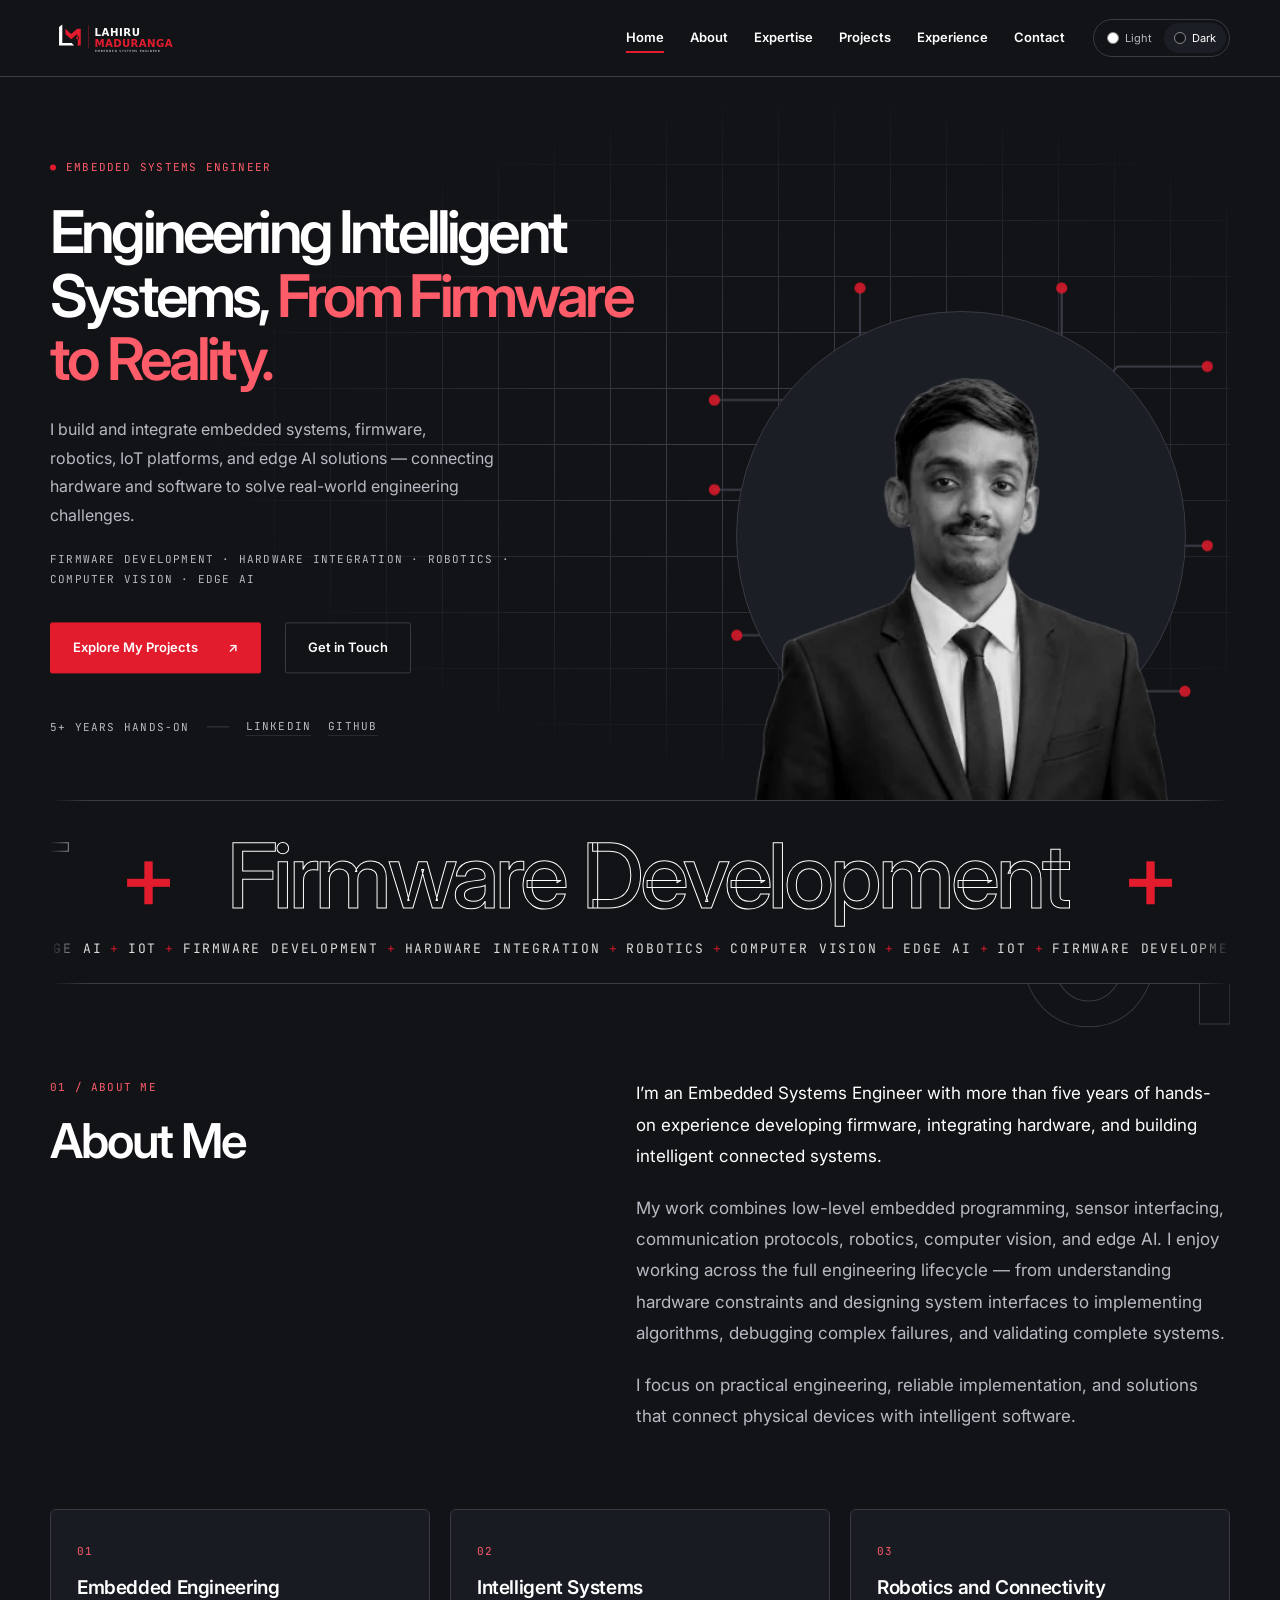
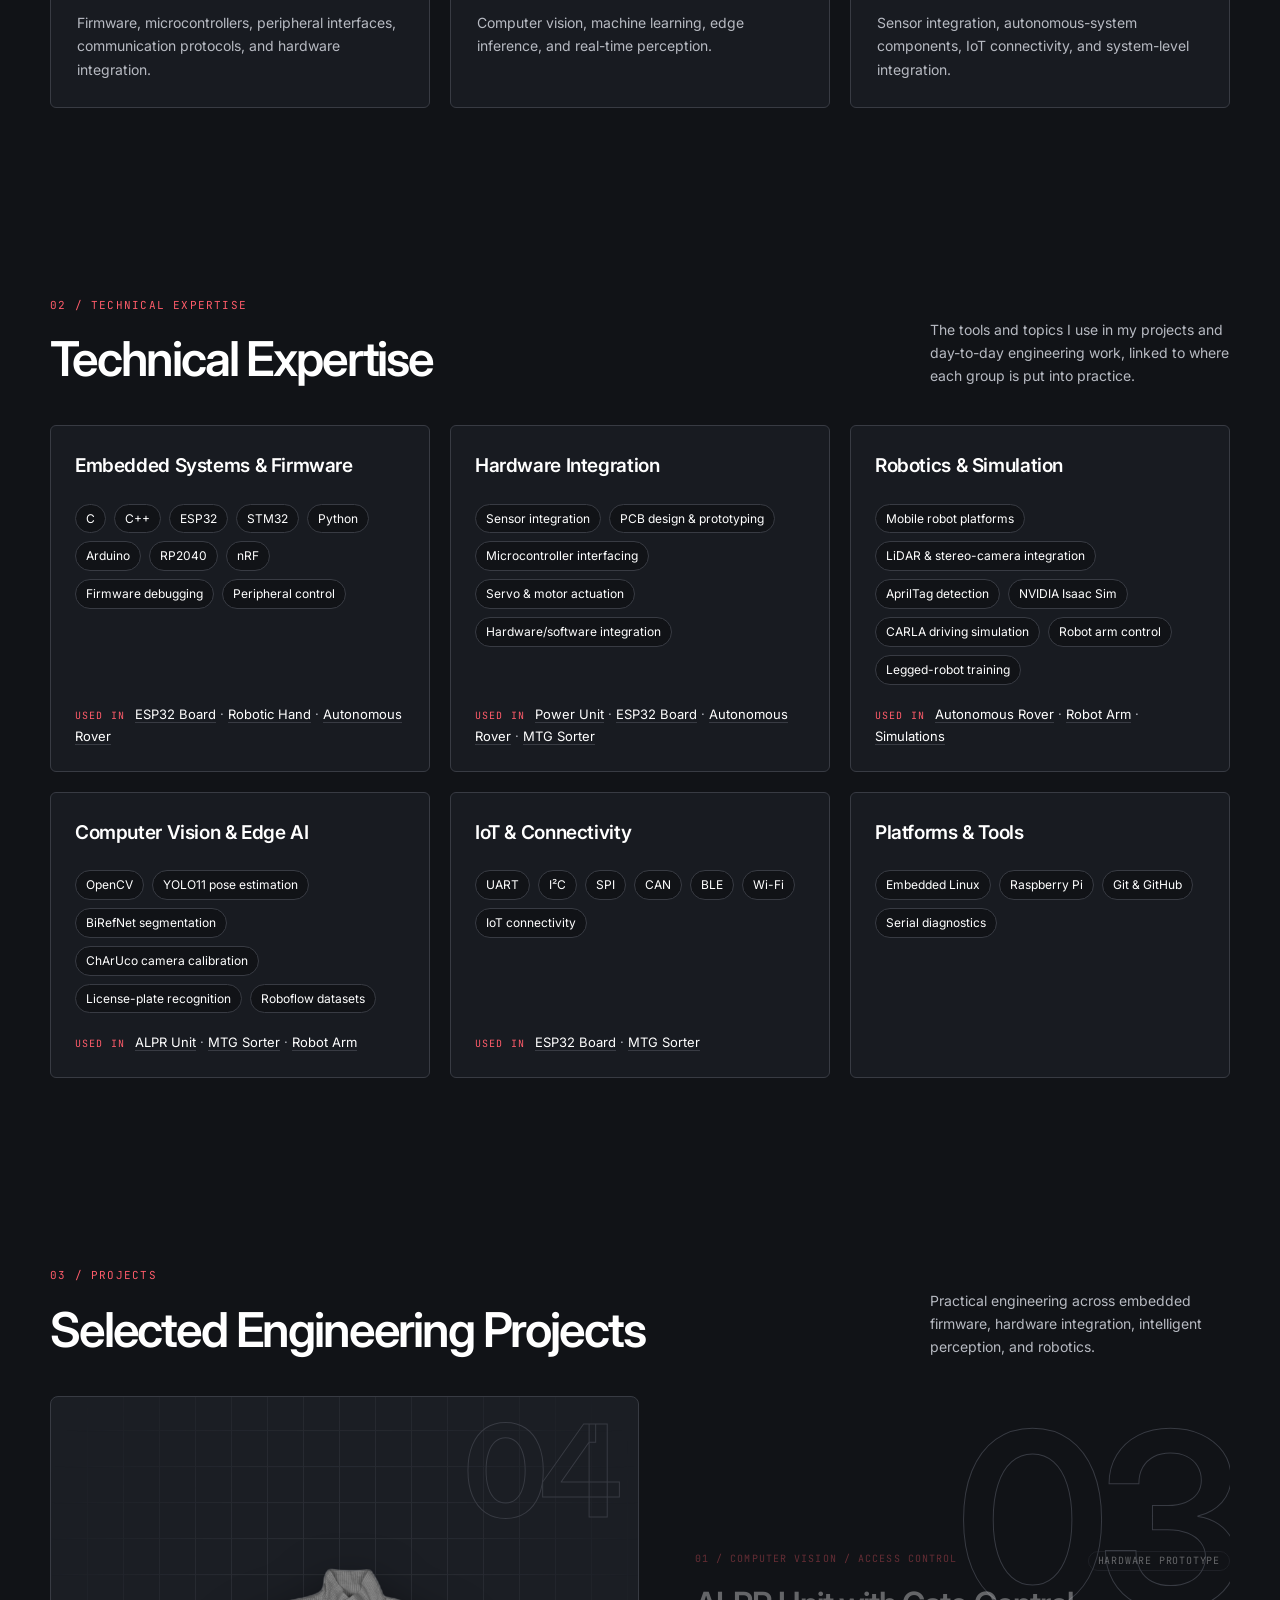
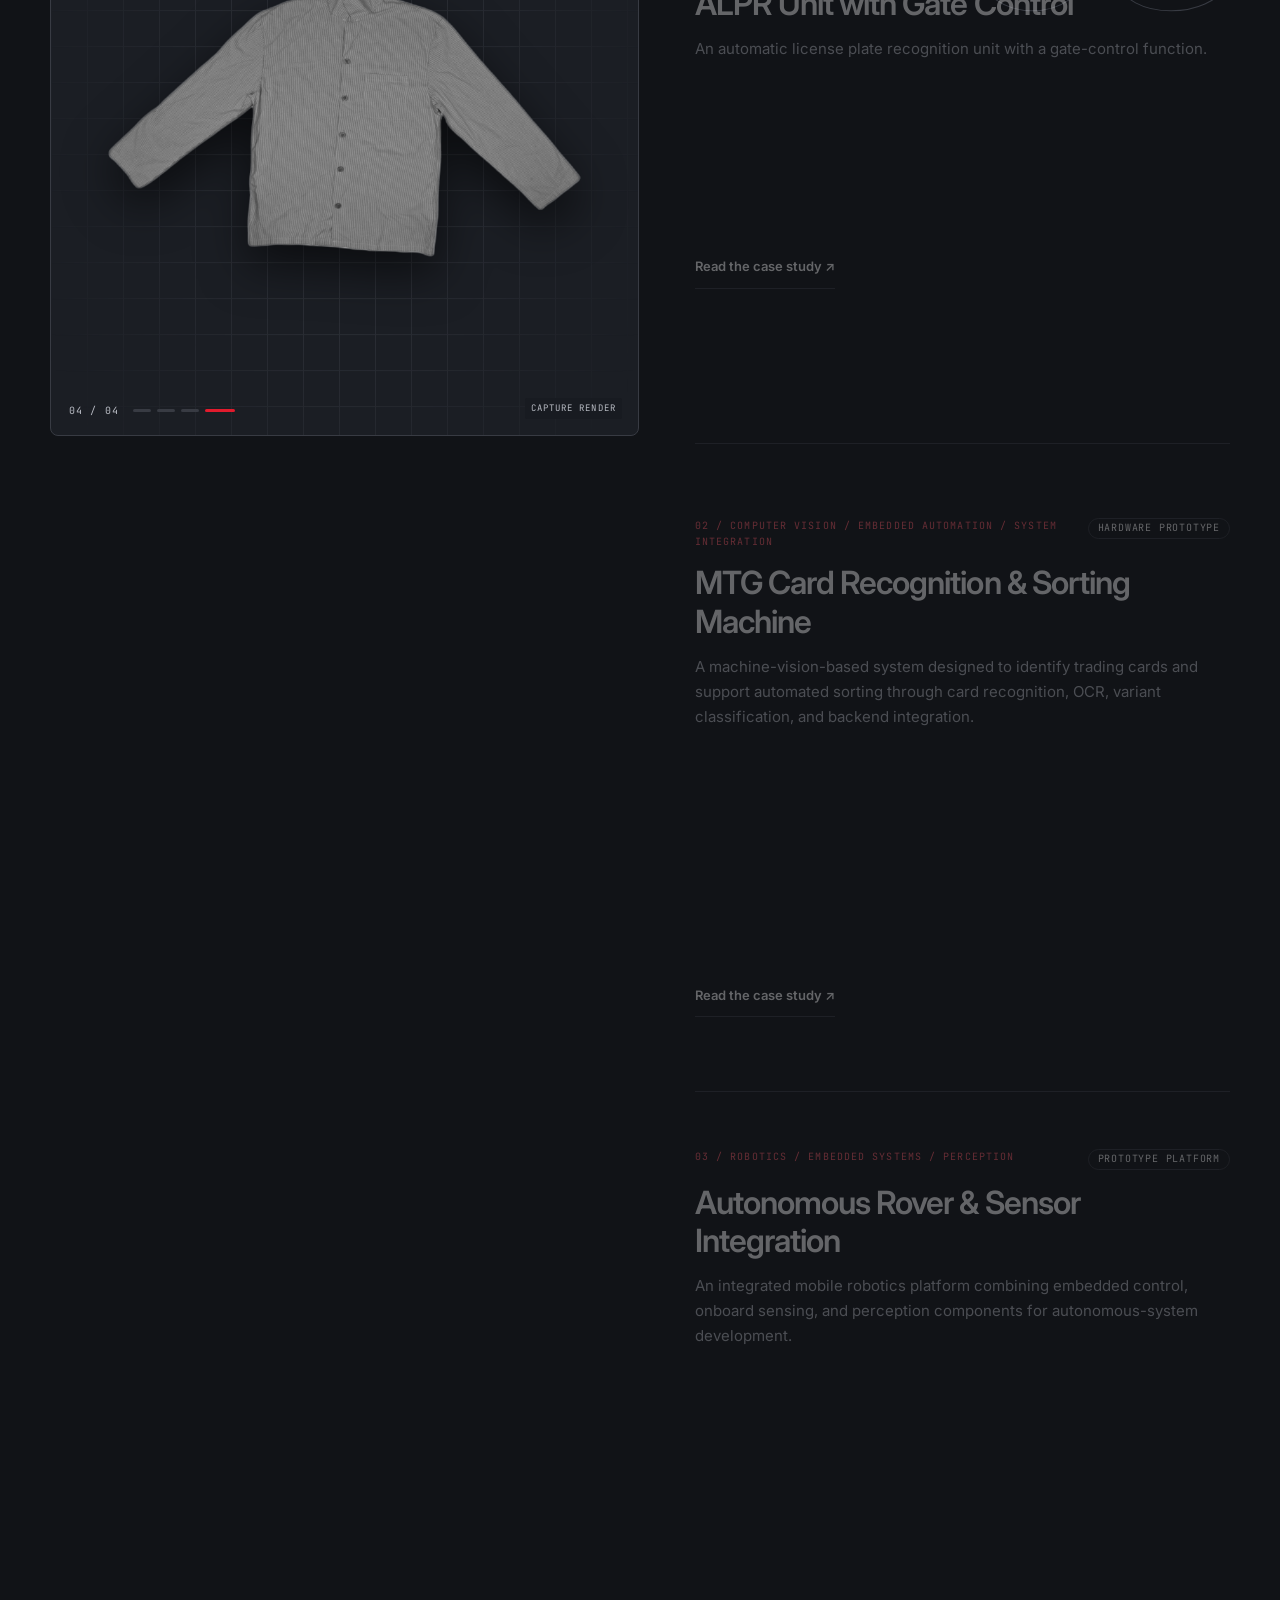
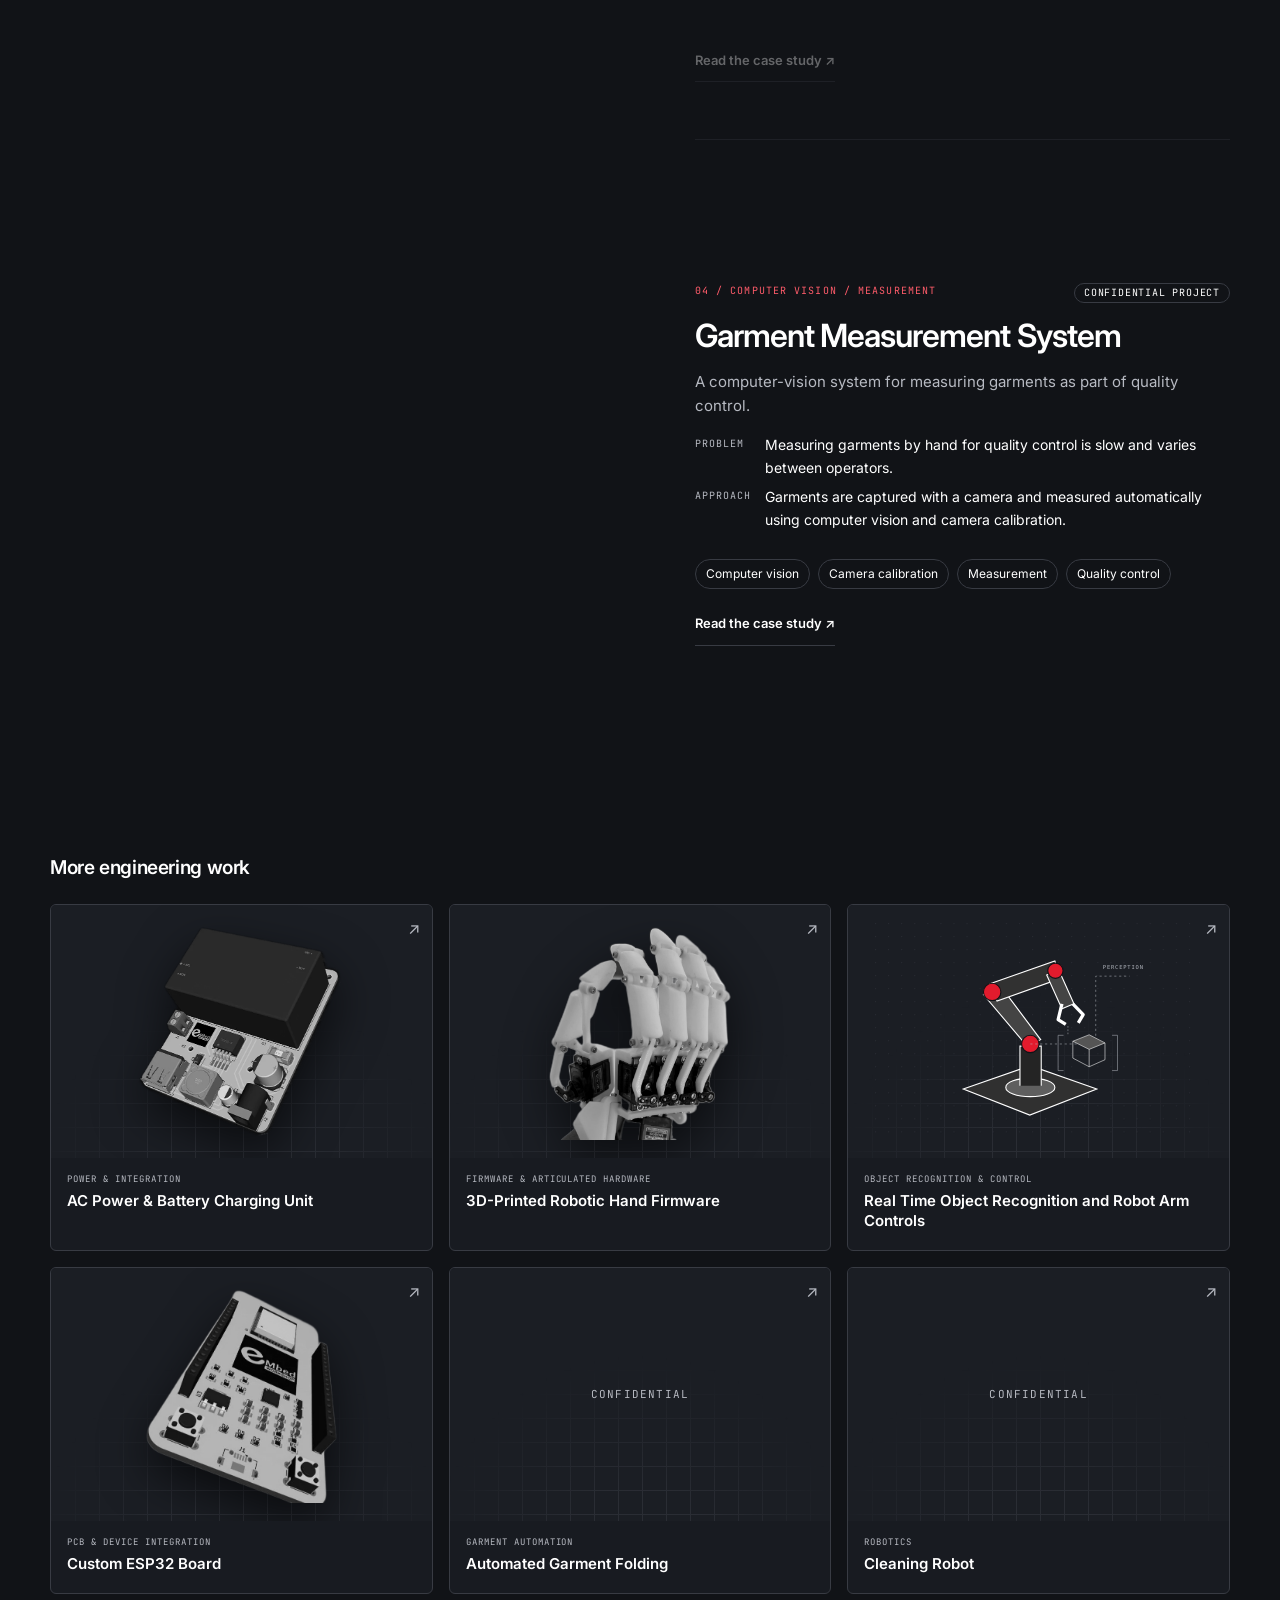
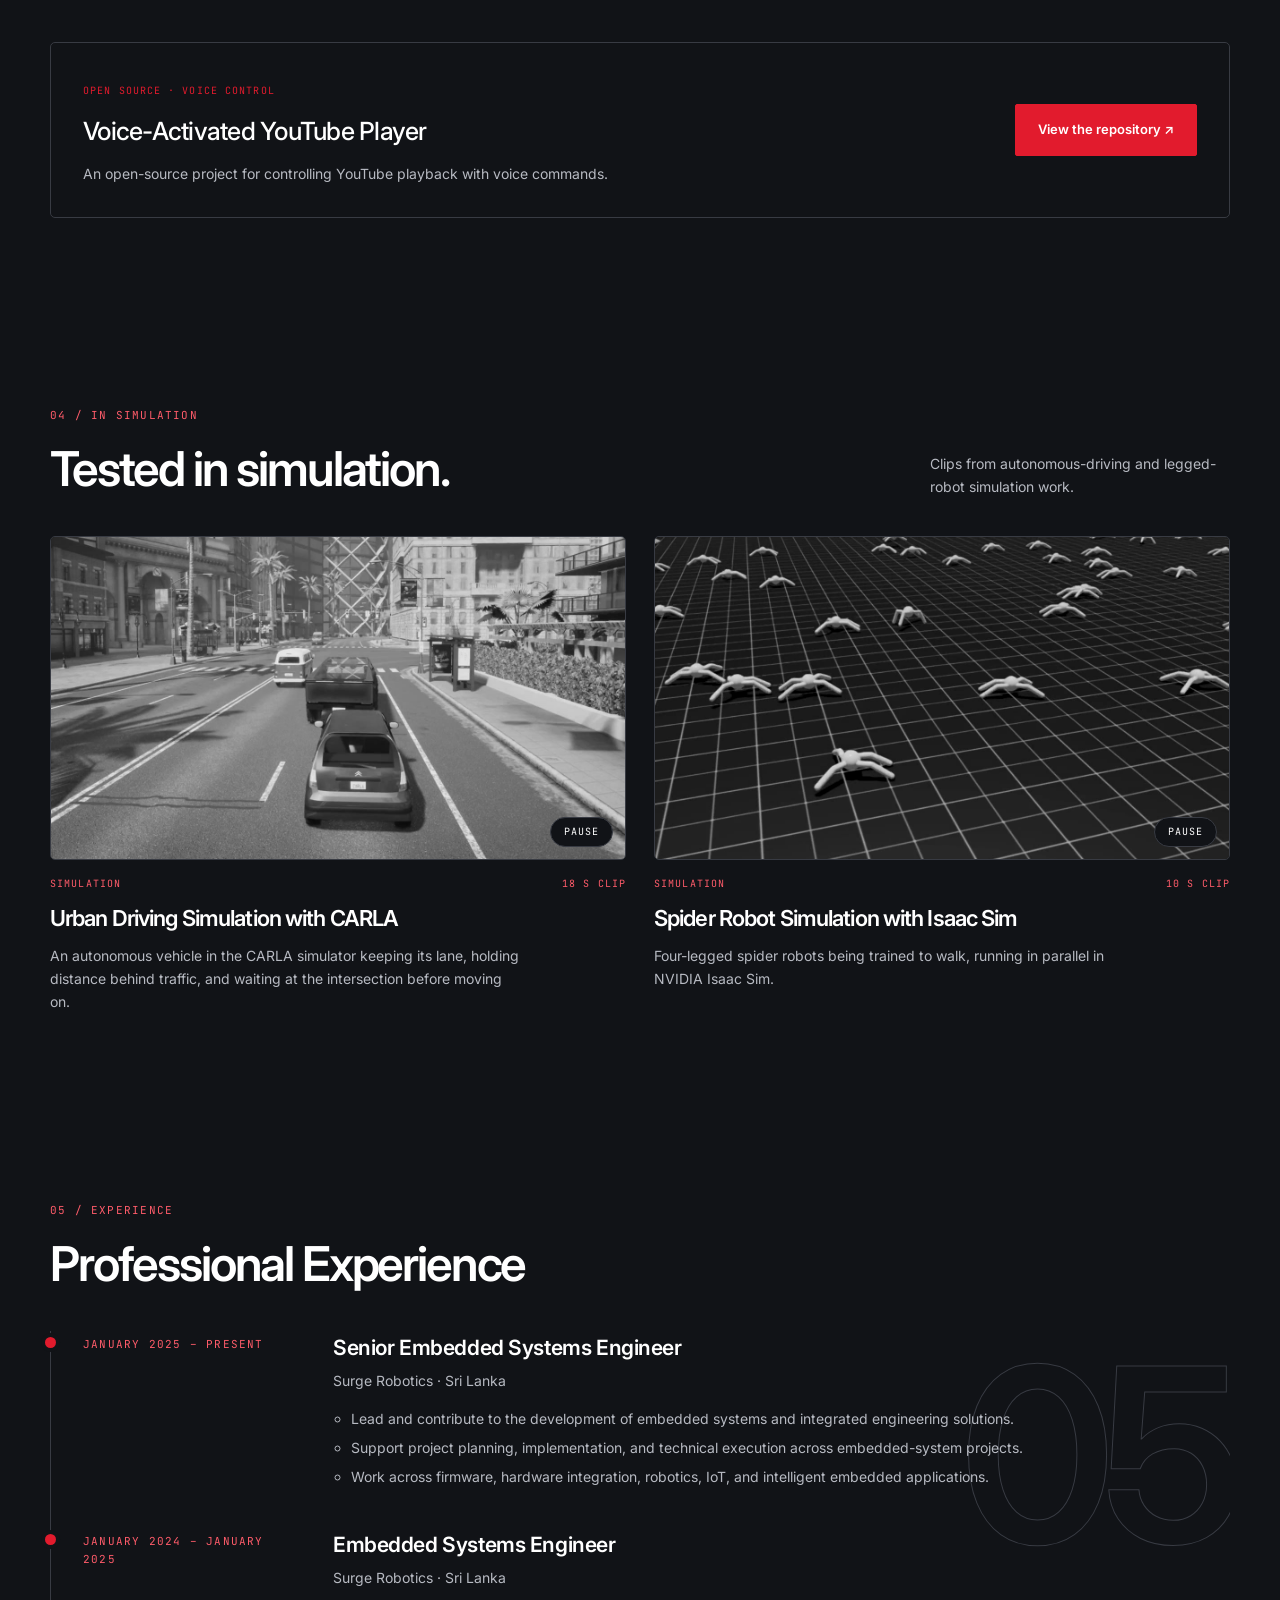
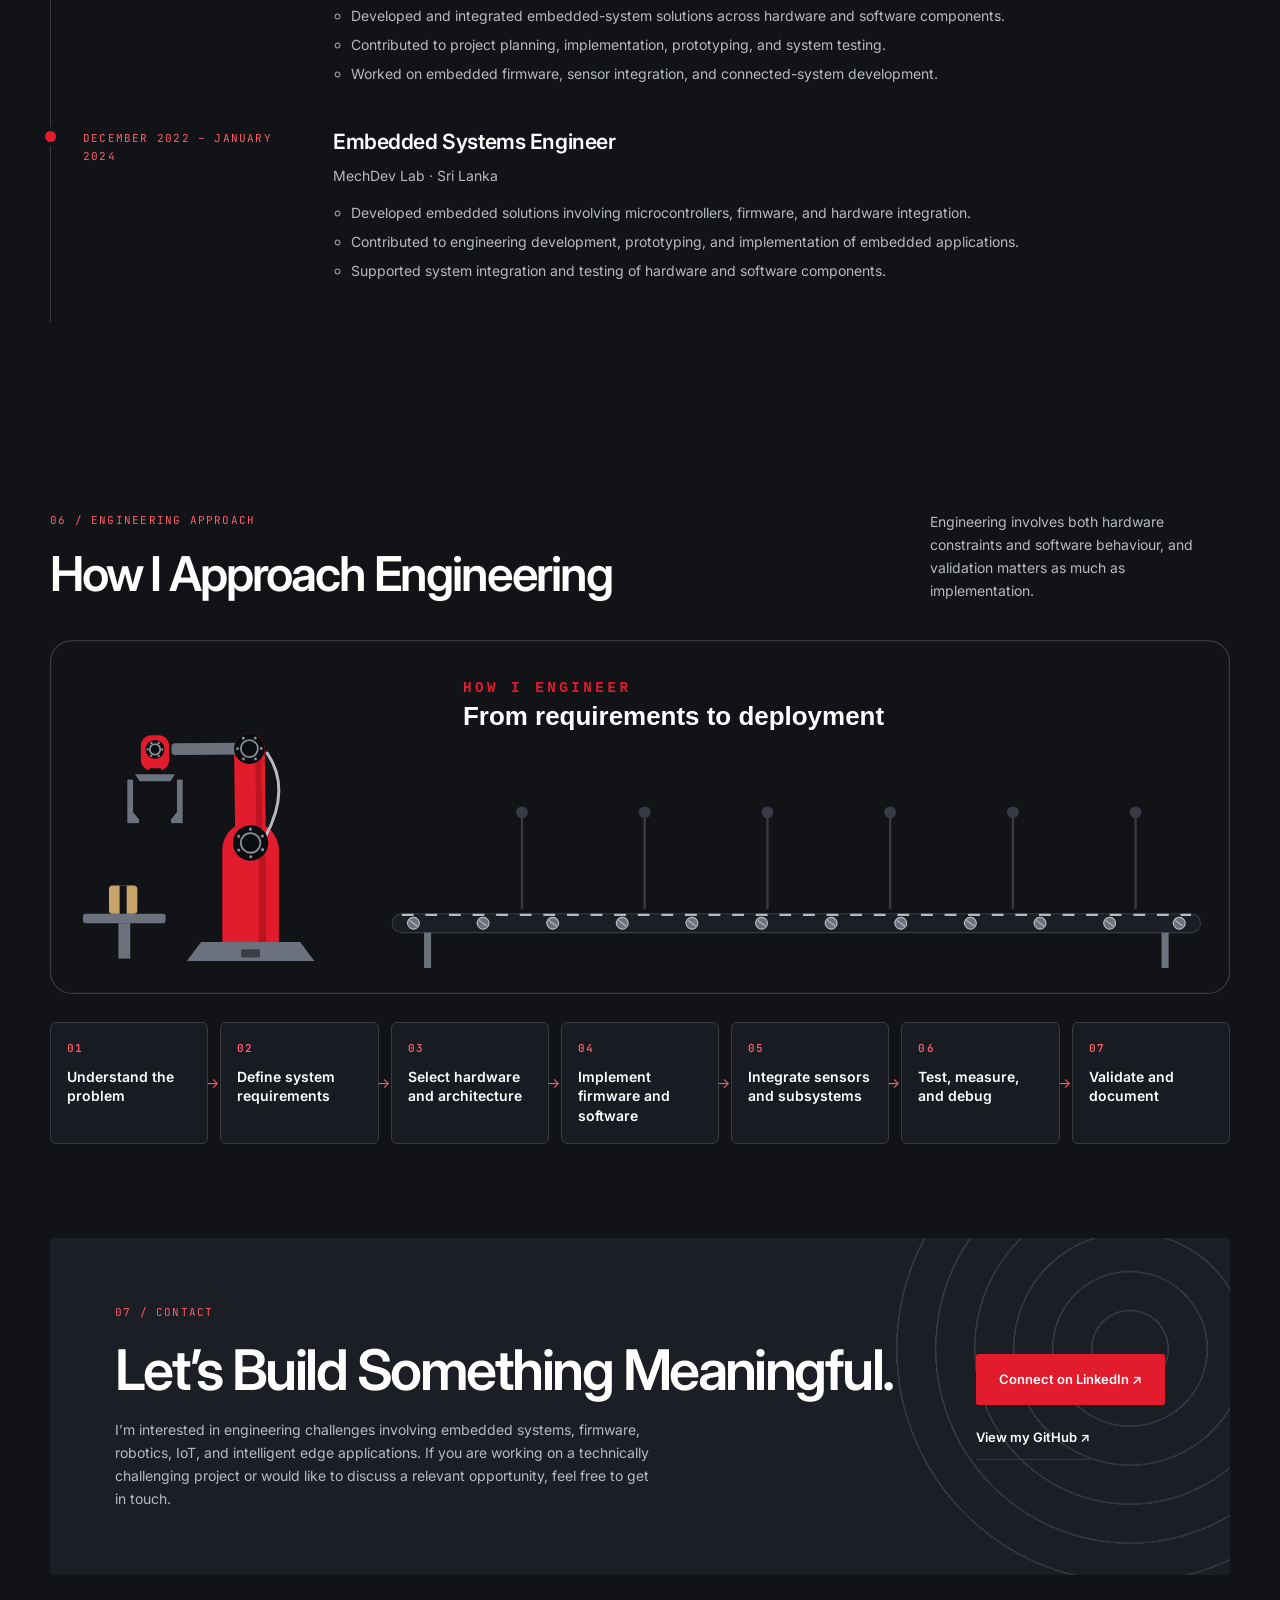
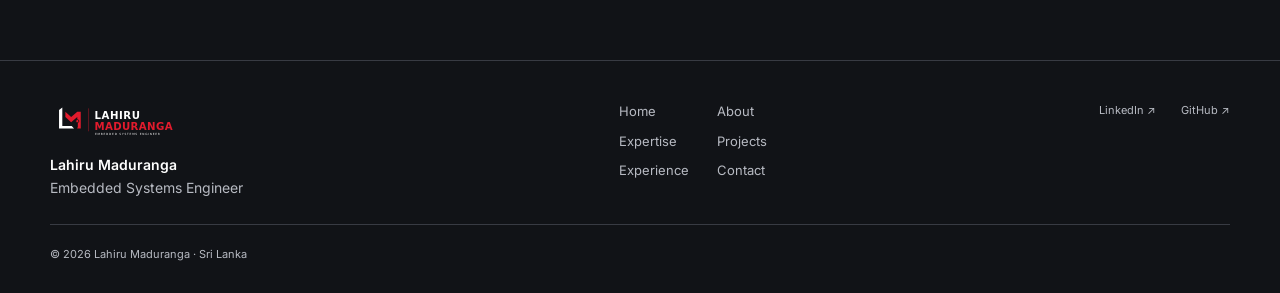
<file: black.html>
<!doctype html><html lang="en" data-theme="dark" data-theme-entry="dark"><head><meta charset="utf-8"><meta name="viewport" content="width=device-width, initial-scale=1"><meta name="description" content="Embedded Systems Engineer specializing in firmware, hardware integration, robotics, IoT, computer vision, and edge AI."><meta name="theme-color" content="#111317"><meta property="og:title" content="Lahiru Maduranga | Embedded Systems Engineer"><meta property="og:description" content="Embedded Systems Engineer specializing in firmware, hardware integration, robotics, IoT, computer vision, and edge AI."><meta property="og:type" content="website"><meta property="og:url" content="https://lahirumaduranga.github.io/"><link rel="canonical" href="https://lahirumaduranga.github.io/"><title>Lahiru Maduranga | Embedded Systems Engineer</title><link rel="icon" href="assets/favicon.ico" sizes="any"><link rel="icon" type="image/svg+xml" href="assets/LM_icon_primary.svg"><link rel="apple-touch-icon" href="assets/apple-touch-icon.png"><script src="assets/theme.js?v=fb19d05c"></script><link rel="stylesheet" href="assets/style.css?v=98564730"></head><body><a class="skip" href="#main">Skip to content</a><header class="site-header"><nav class="nav wrap" aria-label="Main navigation"><a class="brand" href="index.html#top" aria-label="Lahiru Maduranga home"><span class="brand-logo" aria-hidden="true"><img class="logo-light" src="assets/LM_logo_primary.svg" alt=""><img class="logo-dark" src="assets/LM_logo_dark_bg.svg" alt=""></span><span class="brand-icons" aria-hidden="true"><img class="icon-light" src="assets/LM_icon_primary.svg" alt=""><img class="icon-dark" src="assets/LM_icon_dark.svg" alt=""></span></a><button class="menu-toggle" type="button" aria-expanded="false" aria-controls="nav-menu"><span class="menu-bars" aria-hidden="true"></span><span class="sr-only">Menu</span></button><div class="nav-menu" id="nav-menu"><ul class="nav-links"><li><a href="index.html#top" data-nav="top">Home</a></li><li><a href="index.html#about" data-nav="about">About</a></li><li><a href="index.html#expertise" data-nav="expertise">Expertise</a></li><li><a href="index.html#projects" data-nav="projects">Projects</a></li><li><a href="index.html#experience" data-nav="experience">Experience</a></li><li><a href="index.html#contact" data-nav="contact">Contact</a></li></ul><div class="theme-picker" role="group" aria-label="Colour theme"><button class="theme-choice" data-set-theme="light" aria-label="Light theme" aria-pressed="false" title="Light theme"><span class="theme-swatch white-swatch" aria-hidden="true"></span><span class="theme-name">Light</span></button><button class="theme-choice" data-set-theme="dark" aria-label="Dark theme" aria-pressed="true" title="Dark theme"><span class="theme-swatch black-swatch" aria-hidden="true"></span><span class="theme-name">Dark</span></button></div></div></nav></header>
<main id="main" class="wrap"><section class="hero" id="top" aria-labelledby="hero-title"><div class="hero-backdrop" aria-hidden="true"><div class="hero-grid" data-parallax="-0.35"></div></div><div class="hero-copy" data-parallax="-0.12"><div class="eyebrow"><span class="dot"></span> EMBEDDED SYSTEMS ENGINEER</div><h1 id="hero-title">Engineering Intelligent Systems, <em>From Firmware to Reality.</em></h1><p>I build and integrate embedded systems, firmware, robotics, IoT platforms, and edge AI solutions — connecting hardware and software to solve real-world engineering challenges.</p><p class="hero-line mono">Firmware Development · Hardware Integration · Robotics · Computer Vision · Edge AI</p><div class="actions"><a class="button" href="#projects">Explore My Projects <span aria-hidden="true">↗</span></a><a class="button button-ghost" href="#contact">Get in Touch</a></div><div class="hero-foot"><span class="mono">5+ years hands-on</span><i></i><a href="https://www.linkedin.com/in/lahiru-maduranga97/" class="mono" target="_blank" rel="noopener noreferrer">LinkedIn<span class="sr-only"> (opens in a new tab)</span></a><a href="https://github.com/LahiruMaduranga" class="mono" target="_blank" rel="noopener noreferrer">GitHub<span class="sr-only"> (opens in a new tab)</span></a></div></div><div class="hero-visual"><div class="hero-visual-deco" aria-hidden="true"><svg class="circuit" viewBox="0 0 480 420" aria-hidden="true" data-parallax="-0.12"><path d="M20 120h90l30 30h60"/><path d="M20 200h60l20-20h70"/><path d="M40 330h110l30-30h40"/><path d="M460 90h-80l-30 30h-50"/><path d="M460 250h-70l-25 25h-60"/><path d="M440 380h-90l-30-30h-40"/><path d="M150 20v60l25 25"/><path d="M330 20v50l-30 30"/><circle cx="20" cy="120" r="5" class="pad"/><circle cx="20" cy="200" r="5" class="pad"/><circle cx="40" cy="330" r="5" class="pad"/><circle cx="460" cy="90" r="5" class="pad"/><circle cx="460" cy="250" r="5" class="pad"/><circle cx="440" cy="380" r="5" class="pad"/><circle cx="150" cy="20" r="5" class="pad"/><circle cx="330" cy="20" r="5" class="pad"/><circle cx="200" cy="150" r="3.5"/><circle cx="170" cy="180" r="3.5"/><circle cx="220" cy="300" r="3.5"/><circle cx="300" cy="120" r="3.5"/><circle cx="305" cy="275" r="3.5"/><circle cx="280" cy="350" r="3.5"/><circle cx="175" cy="105" r="3.5"/><circle cx="300" cy="100" r="3.5"/></svg><span class="portrait-disc"></span></div><img class="hero-portrait graded" src="assets/photos/portrait.webp" alt="Portrait of Lahiru Maduranga in a dark suit and tie against a yellow background" width="370" height="370" fetchpriority="high"></div></section>
<div class="marquee" aria-hidden="true"><div class="marquee-row marquee-outline" data-parallax-x="0.4"><span>Firmware Development</span><span>Hardware Integration</span><span>Robotics</span><span>Computer Vision</span><span>Edge AI</span><span>IoT</span><span>Firmware Development</span><span>Hardware Integration</span><span>Robotics</span><span>Computer Vision</span><span>Edge AI</span><span>IoT</span><span>Firmware Development</span><span>Hardware Integration</span><span>Robotics</span><span>Computer Vision</span><span>Edge AI</span><span>IoT</span><span>Firmware Development</span><span>Hardware Integration</span><span>Robotics</span><span>Computer Vision</span><span>Edge AI</span><span>IoT</span></div><div class="marquee-row marquee-mono mono" data-parallax-x="0.3"><span>Firmware Development</span><span>Hardware Integration</span><span>Robotics</span><span>Computer Vision</span><span>Edge AI</span><span>IoT</span><span>Firmware Development</span><span>Hardware Integration</span><span>Robotics</span><span>Computer Vision</span><span>Edge AI</span><span>IoT</span><span>Firmware Development</span><span>Hardware Integration</span><span>Robotics</span><span>Computer Vision</span><span>Edge AI</span><span>IoT</span><span>Firmware Development</span><span>Hardware Integration</span><span>Robotics</span><span>Computer Vision</span><span>Edge AI</span><span>IoT</span></div></div><p class="sr-only">Areas of focus: Firmware Development, Hardware Integration, Robotics, Computer Vision, Edge AI, IoT.</p>
<section id="about" class="about-section layered" aria-labelledby="about-title"><div class="section-deco" aria-hidden="true"><span class="section-num" data-parallax="-0.22">01</span></div><div class="about"><div data-reveal><div class="eyebrow">01 / ABOUT ME</div><h2 id="about-title">About Me</h2></div><div class="about-copy" data-reveal><p>I’m an Embedded Systems Engineer with more than five years of hands-on experience developing firmware, integrating hardware, and building intelligent connected systems.</p><p>My work combines low-level embedded programming, sensor interfacing, communication protocols, robotics, computer vision, and edge AI. I enjoy working across the full engineering lifecycle — from understanding hardware constraints and designing system interfaces to implementing algorithms, debugging complex failures, and validating complete systems.</p><p>I focus on practical engineering, reliable implementation, and solutions that connect physical devices with intelligent software.</p></div></div><ul class="capabilities"><li data-reveal><span class="number">01</span><h3>Embedded Engineering</h3><p>Firmware, microcontrollers, peripheral interfaces, communication protocols, and hardware integration.</p></li><li data-reveal><span class="number">02</span><h3>Intelligent Systems</h3><p>Computer vision, machine learning, edge inference, and real-time perception.</p></li><li data-reveal><span class="number">03</span><h3>Robotics and Connectivity</h3><p>Sensor integration, autonomous-system components, IoT connectivity, and system-level integration.</p></li></ul></section>
<section id="expertise" class="layered" aria-labelledby="expertise-title"><div class="section-deco" aria-hidden="true"><span class="section-num" data-parallax="-0.22">02</span></div><div class="section-head" data-reveal><div><div class="eyebrow">02 / TECHNICAL EXPERTISE</div><h2 id="expertise-title">Technical Expertise</h2></div><p>The tools and topics I use in my projects and day-to-day engineering work, linked to where each group is put into practice.</p></div><div class="skill-groups"><div class="skill-group" data-reveal><h3>Embedded Systems &amp; Firmware</h3><ul class="tags" aria-label="Technologies and topics"><li>C</li><li>C++</li><li>ESP32</li><li>STM32</li><li>Python</li><li>Arduino</li><li>RP2040</li><li>nRF</li><li>Firmware debugging</li><li>Peripheral control</li></ul><p class="used-in"><span class="mono">Used in</span> <a href="projects/development-board.html">ESP32 Board</a><span aria-hidden="true"> · </span><a href="projects/robotic-hand.html">Robotic Hand</a><span aria-hidden="true"> · </span><a href="projects/rover-chassis.html">Autonomous Rover</a></p></div><div class="skill-group" data-reveal><h3>Hardware Integration</h3><ul class="tags" aria-label="Technologies and topics"><li>Sensor integration</li><li>PCB design &amp; prototyping</li><li>Microcontroller interfacing</li><li>Servo &amp; motor actuation</li><li>Hardware/software integration</li></ul><p class="used-in"><span class="mono">Used in</span> <a href="projects/power-supply.html">Power Unit</a><span aria-hidden="true"> · </span><a href="projects/development-board.html">ESP32 Board</a><span aria-hidden="true"> · </span><a href="projects/rover-chassis.html">Autonomous Rover</a><span aria-hidden="true"> · </span><a href="projects/card-sorter.html">MTG Sorter</a></p></div><div class="skill-group" data-reveal><h3>Robotics &amp; Simulation</h3><ul class="tags" aria-label="Technologies and topics"><li>Mobile robot platforms</li><li>LiDAR &amp; stereo-camera integration</li><li>AprilTag detection</li><li>NVIDIA Isaac Sim</li><li>CARLA driving simulation</li><li>Robot arm control</li><li>Legged-robot training</li></ul><p class="used-in"><span class="mono">Used in</span> <a href="projects/rover-chassis.html">Autonomous Rover</a><span aria-hidden="true"> · </span><a href="projects/robotic-arm.html">Robot Arm</a><span aria-hidden="true"> · </span><a href="#simulation">Simulations</a></p></div><div class="skill-group" data-reveal><h3>Computer Vision &amp; Edge AI</h3><ul class="tags" aria-label="Technologies and topics"><li>OpenCV</li><li>YOLO11 pose estimation</li><li>BiRefNet segmentation</li><li>ChArUco camera calibration</li><li>License-plate recognition</li><li>Roboflow datasets</li></ul><p class="used-in"><span class="mono">Used in</span> <a href="projects/alpr.html">ALPR Unit</a><span aria-hidden="true"> · </span><a href="projects/card-sorter.html">MTG Sorter</a><span aria-hidden="true"> · </span><a href="projects/robotic-arm.html">Robot Arm</a></p></div><div class="skill-group" data-reveal><h3>IoT &amp; Connectivity</h3><ul class="tags" aria-label="Technologies and topics"><li>UART</li><li>I²C</li><li>SPI</li><li>CAN</li><li>BLE</li><li>Wi-Fi</li><li>IoT connectivity</li></ul><p class="used-in"><span class="mono">Used in</span> <a href="projects/development-board.html">ESP32 Board</a><span aria-hidden="true"> · </span><a href="projects/card-sorter.html">MTG Sorter</a></p></div><div class="skill-group" data-reveal><h3>Platforms &amp; Tools</h3><ul class="tags" aria-label="Technologies and topics"><li>Embedded Linux</li><li>Raspberry Pi</li><li>Git &amp; GitHub</li><li>Serial diagnostics</li></ul></div></div></section>
<section id="projects" class="layered" aria-labelledby="projects-title"><div class="section-deco" aria-hidden="true"><span class="section-num" data-parallax="-0.22">03</span></div><div class="section-head" data-reveal><div><div class="eyebrow">03 / PROJECTS</div><h2 id="projects-title">Selected Engineering Projects</h2></div><p>Practical engineering across embedded firmware, hardware integration, intelligent perception, and robotics.</p></div><div class="showcase"><div class="showcase-stage" aria-hidden="true"><span class="media-deco"><span class="media-grid" data-parallax="-0.2"></span></span><div class="stage-item is-active" data-stage="0"><span class="stage-num" aria-hidden="true">01</span><img class="project-photo cutout" src="assets/photos/alpr-unit.webp" alt="" loading="lazy"><span class="concept-label mono">Prototype unit</span></div><div class="stage-item" data-stage="1"><span class="stage-num" aria-hidden="true">02</span><img class="project-photo graded" src="assets/photos/card-sorter.jpg" alt="" loading="lazy"><span class="concept-label mono">Prototype photo</span></div><div class="stage-item" data-stage="2"><span class="stage-num" aria-hidden="true">03</span><img class="project-photo cutout" src="assets/photos/rover-platform.webp" alt="" loading="lazy"><span class="concept-label mono">Prototype</span></div><div class="stage-item" data-stage="3"><span class="stage-num" aria-hidden="true">04</span><img class="project-photo cutout" src="assets/photos/garment.webp" alt="" loading="lazy"><span class="concept-label mono">Capture render</span></div><div class="stage-progress mono"><span class="stage-count">01 / 04</span><span class="stage-dots"><i class="is-active"></i><i></i><i></i><i></i></span></div></div><div class="showcase-steps"><article class="feature-step is-active" data-step="0"><a class="step-media" href="projects/alpr.html" tabindex="-1" aria-hidden="true"><img class="project-photo cutout" src="assets/photos/alpr-unit.webp" alt="ALPR unit enclosure shown in a project graphic labelled ALPR UNIT WITH GATE CONTROL FUNCTION" loading="lazy"></a><div class="feature-meta mono"><span>01 / Computer Vision / Access Control</span><span class="status">Hardware prototype</span></div><h3><a href="projects/alpr.html">ALPR Unit with Gate Control</a></h3><p class="step-summary">An automatic license plate recognition unit with a gate-control function.</p><dl class="feature-facts"><dt>Problem</dt><dd>Gate access that depends on manual checks is slow and inconsistent at busy entrances.</dd><dt>Approach</dt><dd>An enclosed unit reads vehicle license plates with a camera and uses the result to drive a gate-control output.</dd></dl><ul class="tags" aria-label="Technologies and topics"><li>License-plate recognition</li><li>Camera capture</li><li>Gate control</li><li>Enclosed unit</li></ul><a class="text-link" href="projects/alpr.html">Read the case study ↗<span class="sr-only">: ALPR Unit with Gate Control</span></a></article><article class="feature-step" data-step="1"><a class="step-media" href="projects/card-sorter.html" tabindex="-1" aria-hidden="true"><img class="project-photo graded" src="assets/photos/card-sorter.jpg" alt="Card sorting machine with a card feeder on a lead-screw stage, an LED light bar, a belt-driven gantry, and rows of sorted trading cards in slots" loading="lazy"></a><div class="feature-meta mono"><span>02 / Computer Vision / Embedded Automation / System Integration</span><span class="status">Hardware prototype</span></div><h3><a href="projects/card-sorter.html">MTG Card Recognition &amp; Sorting Machine</a></h3><p class="step-summary">A machine-vision-based system designed to identify trading cards and support automated sorting through card recognition, OCR, variant classification, and backend integration.</p><dl class="feature-facts"><dt>Problem</dt><dd>Sorting large trading-card collections by hand is slow, and similar printings are easy to confuse.</dd><dt>Approach</dt><dd>A camera captures each card; OCR and variant classification identify it, a card database lookup confirms it, and the result drives the sorting mechanism.</dd></dl><ul class="tags" aria-label="Technologies and topics"><li>Machine vision</li><li>OCR</li><li>Variant classification</li><li>Database lookup</li><li>Machine control</li></ul><a class="text-link" href="projects/card-sorter.html">Read the case study ↗<span class="sr-only">: MTG Card Recognition &amp; Sorting Machine</span></a></article><article class="feature-step" data-step="2"><a class="step-media" href="projects/rover-chassis.html" tabindex="-1" aria-hidden="true"><img class="project-photo cutout" src="assets/photos/rover-platform.webp" alt="Autonomous rover on an off-road chassis with a LiDAR sensor on top, a ZED Mini stereo camera and additional cameras at the front" loading="lazy"></a><div class="feature-meta mono"><span>03 / Robotics / Embedded Systems / Perception</span><span class="status">Prototype platform</span></div><h3><a href="projects/rover-chassis.html">Autonomous Rover &amp; Sensor Integration</a></h3><p class="step-summary">An integrated mobile robotics platform combining embedded control, onboard sensing, and perception components for autonomous-system development.</p><dl class="feature-facts"><dt>Problem</dt><dd>Developing autonomous behaviour needs a dependable mobile base where sensing, control, and perception can be integrated and tested together.</dd><dt>Approach</dt><dd>An off-road RC chassis is fitted with a mounting frame for a top LiDAR, a forward ZED Mini stereo camera, extra cameras, and the onboard control electronics, so perception and control can be developed on real hardware.</dd></dl><ul class="tags" aria-label="Technologies and topics"><li>Mobile robotics</li><li>LiDAR</li><li>AprilTag</li><li>ZED Mini stereo camera</li><li>Sensor integration</li><li>Perception</li></ul><a class="text-link" href="projects/rover-chassis.html">Read the case study ↗<span class="sr-only">: Autonomous Rover &amp; Sensor Integration</span></a></article><article class="feature-step" data-step="3"><a class="step-media" href="projects/garment-measurement.html" tabindex="-1" aria-hidden="true"><img class="project-photo cutout" src="assets/photos/garment.webp" alt="Long-sleeve striped shirt laid flat, cut out from its background" loading="lazy"></a><div class="feature-meta mono"><span>04 / Computer Vision / Measurement</span><span class="status">Confidential project</span></div><h3><a href="projects/garment-measurement.html">Garment Measurement System</a></h3><p class="step-summary">A computer-vision system for measuring garments as part of quality control.</p><dl class="feature-facts"><dt>Problem</dt><dd>Measuring garments by hand for quality control is slow and varies between operators.</dd><dt>Approach</dt><dd>Garments are captured with a camera and measured automatically using computer vision and camera calibration.</dd></dl><ul class="tags" aria-label="Technologies and topics"><li>Computer vision</li><li>Camera calibration</li><li>Measurement</li><li>Quality control</li></ul><a class="text-link" href="projects/garment-measurement.html">Read the case study ↗<span class="sr-only">: Garment Measurement System</span></a></article></div></div><div class="more-work"><h3 data-reveal>More engineering work</h3><ul class="mini-grid"><li class="mini-card" data-reveal><a href="projects/power-supply.html"><span class="mini-media"><span class="media-deco" aria-hidden="true"><span class="media-grid" data-parallax="-0.2"></span></span><img class="cutout" src="assets/photos/power-supply.webp" alt="" loading="lazy"></span><span class="mini-text"><span class="mono">Power &amp; integration</span><strong>AC Power &amp; Battery Charging Unit</strong></span><span class="mini-arrow" aria-hidden="true">↗</span></a></li><li class="mini-card" data-reveal><a href="projects/robotic-hand.html"><span class="mini-media"><span class="media-deco" aria-hidden="true"><span class="media-grid" data-parallax="-0.2"></span></span><img class="cutout" src="assets/photos/robotic-hand.webp" alt="" loading="lazy"></span><span class="mini-text"><span class="mono">Firmware &amp; articulated hardware</span><strong>3D-Printed Robotic Hand Firmware</strong></span><span class="mini-arrow" aria-hidden="true">↗</span></a></li><li class="mini-card" data-reveal><a href="projects/robotic-arm.html"><span class="mini-media"><span class="media-deco" aria-hidden="true"><span class="media-grid" data-parallax="-0.2"></span></span><span class="themed-art"><img class="theme-light" src="assets/arm-light.svg" alt="" width="600" height="400" loading="lazy"><img class="theme-dark" src="assets/arm-dark.svg" alt="" width="600" height="400" loading="lazy"></span></span><span class="mini-text"><span class="mono">Object recognition &amp; control</span><strong>Real Time Object Recognition and Robot Arm Controls</strong></span><span class="mini-arrow" aria-hidden="true">↗</span></a></li><li class="mini-card" data-reveal><a href="projects/development-board.html"><span class="mini-media"><span class="media-deco" aria-hidden="true"><span class="media-grid" data-parallax="-0.2"></span></span><img class="cutout" src="assets/photos/development-board.webp" alt="" loading="lazy"></span><span class="mini-text"><span class="mono">PCB &amp; device integration</span><strong>Custom ESP32 Board</strong></span><span class="mini-arrow" aria-hidden="true">↗</span></a></li><li class="mini-card" data-reveal><a href="projects/fabric-handling.html"><span class="mini-media"><span class="media-deco" aria-hidden="true"><span class="media-grid" data-parallax="-0.2"></span></span><span class="mono">Confidential</span></span><span class="mini-text"><span class="mono">Garment automation</span><strong>Automated Garment Folding</strong></span><span class="mini-arrow" aria-hidden="true">↗</span></a></li><li class="mini-card" data-reveal><a href="projects/cleaning-robot-interface.html"><span class="mini-media"><span class="media-deco" aria-hidden="true"><span class="media-grid" data-parallax="-0.2"></span></span><span class="mono">Confidential</span></span><span class="mini-text"><span class="mono">Robotics</span><strong>Cleaning Robot</strong></span><span class="mini-arrow" aria-hidden="true">↗</span></a></li></ul></div><div class="notebook" data-reveal><div><span class="mono">OPEN SOURCE · VOICE CONTROL</span><h3>Voice-Activated YouTube Player</h3><p>An open-source project for controlling YouTube playback with voice commands.</p></div><a href="https://github.com/LahiruMaduranga/voice-activated-youtube-player" class="button" target="_blank" rel="noopener noreferrer">View the repository ↗<span class="sr-only"> (opens in a new tab)</span></a></div></section>
<section id="simulation" class="layered" aria-labelledby="sim-title"><div class="section-head" data-reveal><div><div class="eyebrow">04 / IN SIMULATION</div><h2 id="sim-title">Tested in simulation.</h2></div><p>Clips from autonomous-driving and legged-robot simulation work.</p></div><div class="sim-grid"><figure class="sim-card" data-reveal><div class="sim-frame"><video class="graded" src="assets/videos/urban-simulation.mp4" poster="assets/videos/urban-simulation.jpg" width="1280" height="720" muted loop playsinline preload="none" controls aria-label="Urban Driving Simulation with CARLA"></video><button class="sim-toggle mono" type="button" hidden>Pause</button></div><figcaption><div class="feature-meta mono"><span>Simulation</span><span>18 s clip</span></div><h3>Urban Driving Simulation with CARLA</h3><p>An autonomous vehicle in the CARLA simulator keeping its lane, holding distance behind traffic, and waiting at the intersection before moving on.</p></figcaption></figure><figure class="sim-card" data-reveal><div class="sim-frame"><video class="graded" src="assets/videos/robot-simulation.mp4" poster="assets/videos/robot-simulation.jpg" width="1280" height="720" muted loop playsinline preload="none" controls aria-label="Spider Robot Simulation with Isaac Sim"></video><button class="sim-toggle mono" type="button" hidden>Pause</button></div><figcaption><div class="feature-meta mono"><span>Simulation</span><span>10 s clip</span></div><h3>Spider Robot Simulation with Isaac Sim</h3><p>Four-legged spider robots being trained to walk, running in parallel in NVIDIA Isaac Sim.</p></figcaption></figure></div></section>
<section id="experience" class="layered" aria-labelledby="experience-title"><div class="section-deco" aria-hidden="true"><span class="section-num" data-parallax="-0.22">05</span></div><div class="section-head" data-reveal><div><div class="eyebrow">05 / EXPERIENCE</div><h2 id="experience-title">Professional Experience</h2></div></div><ol class="timeline"><li data-reveal><div class="timeline-meta mono"><span>January 2025 – Present</span></div><div class="timeline-body"><h3>Senior Embedded Systems Engineer</h3><p class="timeline-org">Surge Robotics · Sri Lanka</p><ul><li>Lead and contribute to the development of embedded systems and integrated engineering solutions.</li><li>Support project planning, implementation, and technical execution across embedded-system projects.</li><li>Work across firmware, hardware integration, robotics, IoT, and intelligent embedded applications.</li></ul></div></li><li data-reveal><div class="timeline-meta mono"><span>January 2024 – January 2025</span></div><div class="timeline-body"><h3>Embedded Systems Engineer</h3><p class="timeline-org">Surge Robotics · Sri Lanka</p><ul><li>Developed and integrated embedded-system solutions across hardware and software components.</li><li>Contributed to project planning, implementation, prototyping, and system testing.</li><li>Worked on embedded firmware, sensor integration, and connected-system development.</li></ul></div></li><li data-reveal><div class="timeline-meta mono"><span>December 2022 – January 2024</span></div><div class="timeline-body"><h3>Embedded Systems Engineer</h3><p class="timeline-org">MechDev Lab · Sri Lanka</p><ul><li>Developed embedded solutions involving microcontrollers, firmware, and hardware integration.</li><li>Contributed to engineering development, prototyping, and implementation of embedded applications.</li><li>Supported system integration and testing of hardware and software components.</li></ul></div></li></ol></section>
<section id="approach" class="layered" aria-labelledby="approach-title"><div class="section-head" data-reveal><div><div class="eyebrow">06 / ENGINEERING APPROACH</div><h2 id="approach-title">How I Approach Engineering</h2></div><p>Engineering involves both hardware constraints and software behaviour, and validation matters as much as implementation.</p></div><figure class="assembly" data-reveal><img class="theme-light" src="assets/assembly-light.svg?v=5b7b4603" alt="Animation: a robot arm places a box on a conveyor; it passes Requirements, Architecture, Implementation, Integration, Validation, and Deploy stations in turn." width="1000" height="300" loading="lazy"><img class="theme-dark" src="assets/assembly-dark.svg?v=12d6e3b7" alt="" width="1000" height="300" loading="lazy"></figure><ol class="flow"><li data-reveal><span class="number">01</span>Understand the problem</li><li data-reveal><span class="number">02</span>Define system requirements</li><li data-reveal><span class="number">03</span>Select hardware and architecture</li><li data-reveal><span class="number">04</span>Implement firmware and software</li><li data-reveal><span class="number">05</span>Integrate sensors and subsystems</li><li data-reveal><span class="number">06</span>Test, measure, and debug</li><li data-reveal><span class="number">07</span>Validate and document</li></ol></section>
<section id="contact" class="contact" aria-labelledby="contact-title"><span class="contact-rings" data-parallax="-0.3" aria-hidden="true"></span><div data-reveal><div class="eyebrow">07 / CONTACT</div><h2 id="contact-title">Let’s Build Something Meaningful.</h2><p>I’m interested in engineering challenges involving embedded systems, firmware, robotics, IoT, and intelligent edge applications. If you are working on a technically challenging project or would like to discuss a relevant opportunity, feel free to get in touch.</p></div><div class="contact-actions" data-reveal><a href="https://www.linkedin.com/in/lahiru-maduranga97/" class="button" target="_blank" rel="noopener noreferrer">Connect on LinkedIn ↗<span class="sr-only"> (opens in a new tab)</span></a><a href="https://github.com/LahiruMaduranga" class="text-link" target="_blank" rel="noopener noreferrer">View my GitHub ↗<span class="sr-only"> (opens in a new tab)</span></a></div></section></main><footer class="site-footer"><div class="wrap footer"><div class="footer-brand"><a class="brand" href="index.html#top" aria-label="Lahiru Maduranga home"><span class="brand-logo" aria-hidden="true"><img class="logo-light" src="assets/LM_logo_primary.svg" alt=""><img class="logo-dark" src="assets/LM_logo_dark_bg.svg" alt=""></span><span class="brand-icons" aria-hidden="true"><img class="icon-light" src="assets/LM_icon_primary.svg" alt=""><img class="icon-dark" src="assets/LM_icon_dark.svg" alt=""></span></a><p>Lahiru Maduranga<br><span>Embedded Systems Engineer</span></p></div><nav class="footer-nav" aria-label="Footer navigation"><a href="index.html#top">Home</a><a href="index.html#about">About</a><a href="index.html#expertise">Expertise</a><a href="index.html#projects">Projects</a><a href="index.html#experience">Experience</a><a href="index.html#contact">Contact</a></nav><div class="footer-links"><a href="https://www.linkedin.com/in/lahiru-maduranga97/" class="" target="_blank" rel="noopener noreferrer">LinkedIn ↗<span class="sr-only"> (opens in a new tab)</span></a><a href="https://github.com/LahiruMaduranga" class="" target="_blank" rel="noopener noreferrer">GitHub ↗<span class="sr-only"> (opens in a new tab)</span></a></div><p class="footer-copy">© 2026 Lahiru Maduranga · Sri Lanka</p></div></footer><script src="assets/app.js?v=748b6e75" defer></script></body></html>
</file>
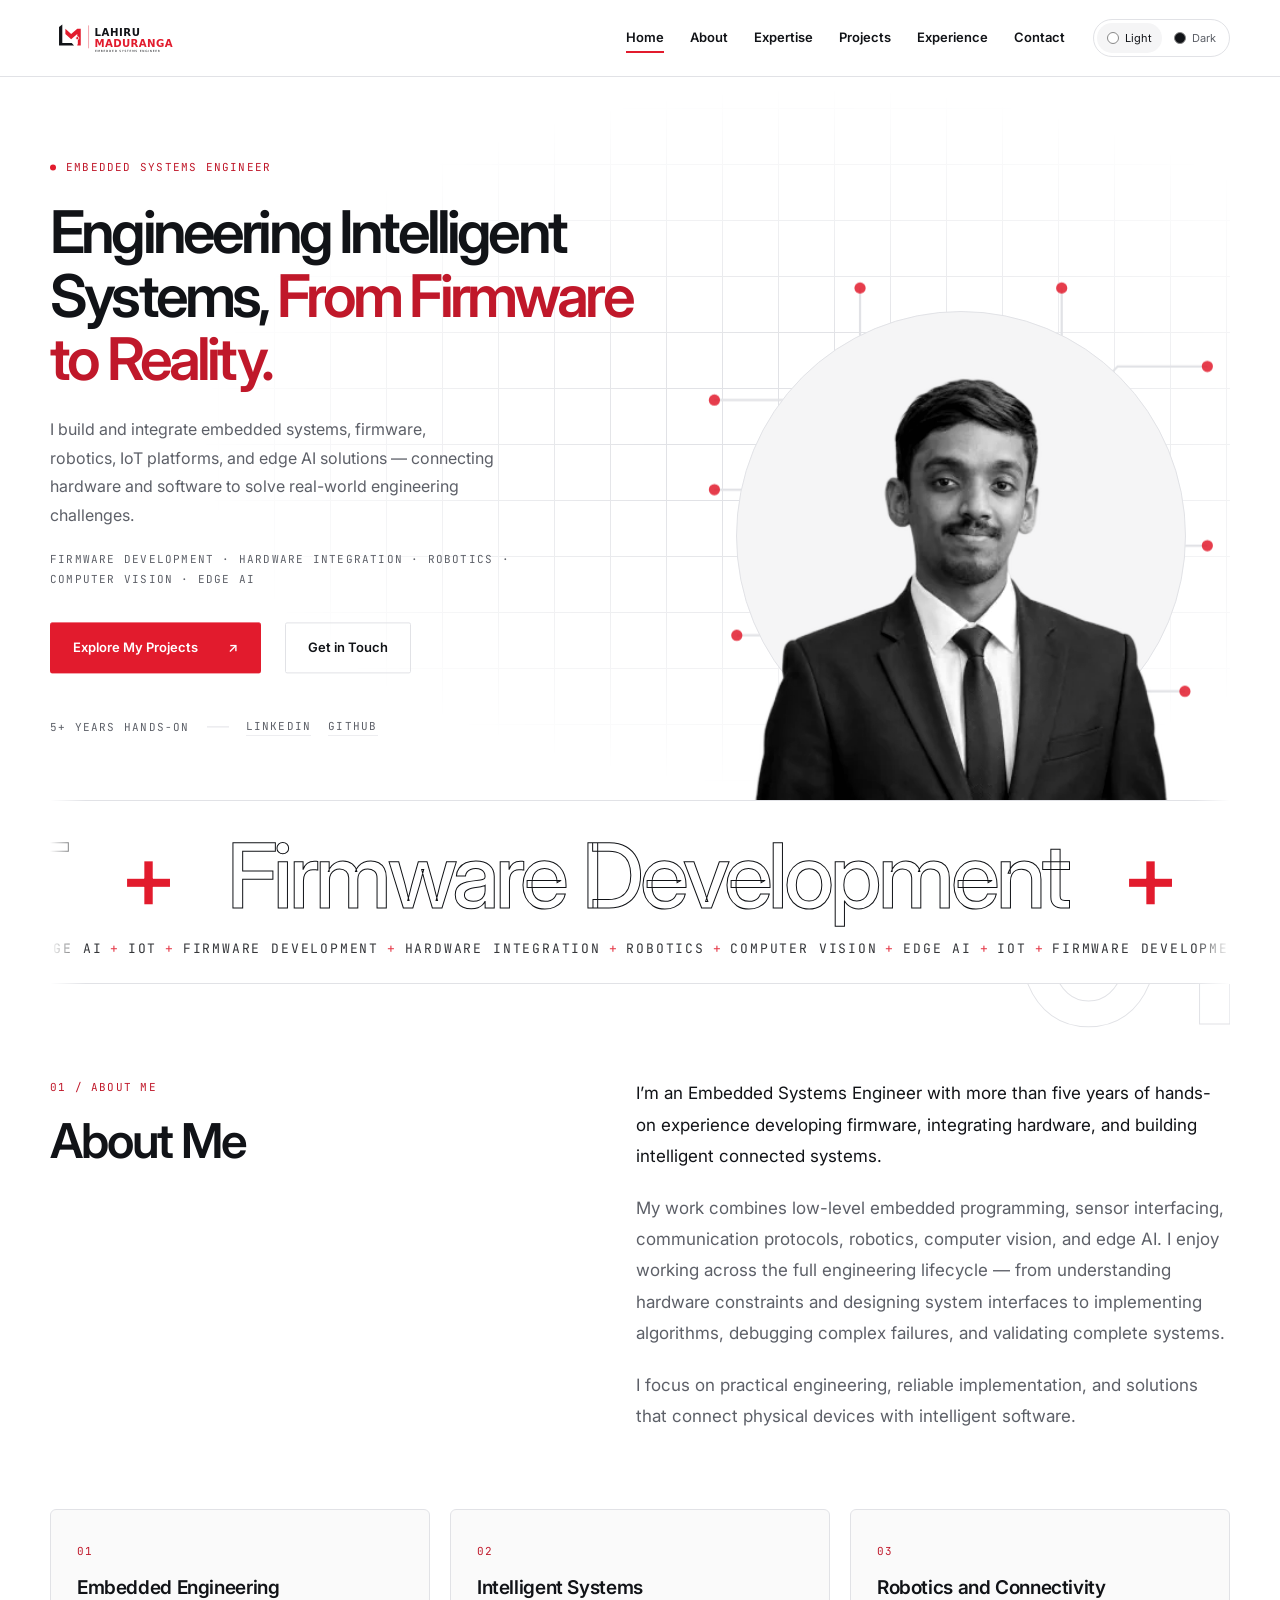
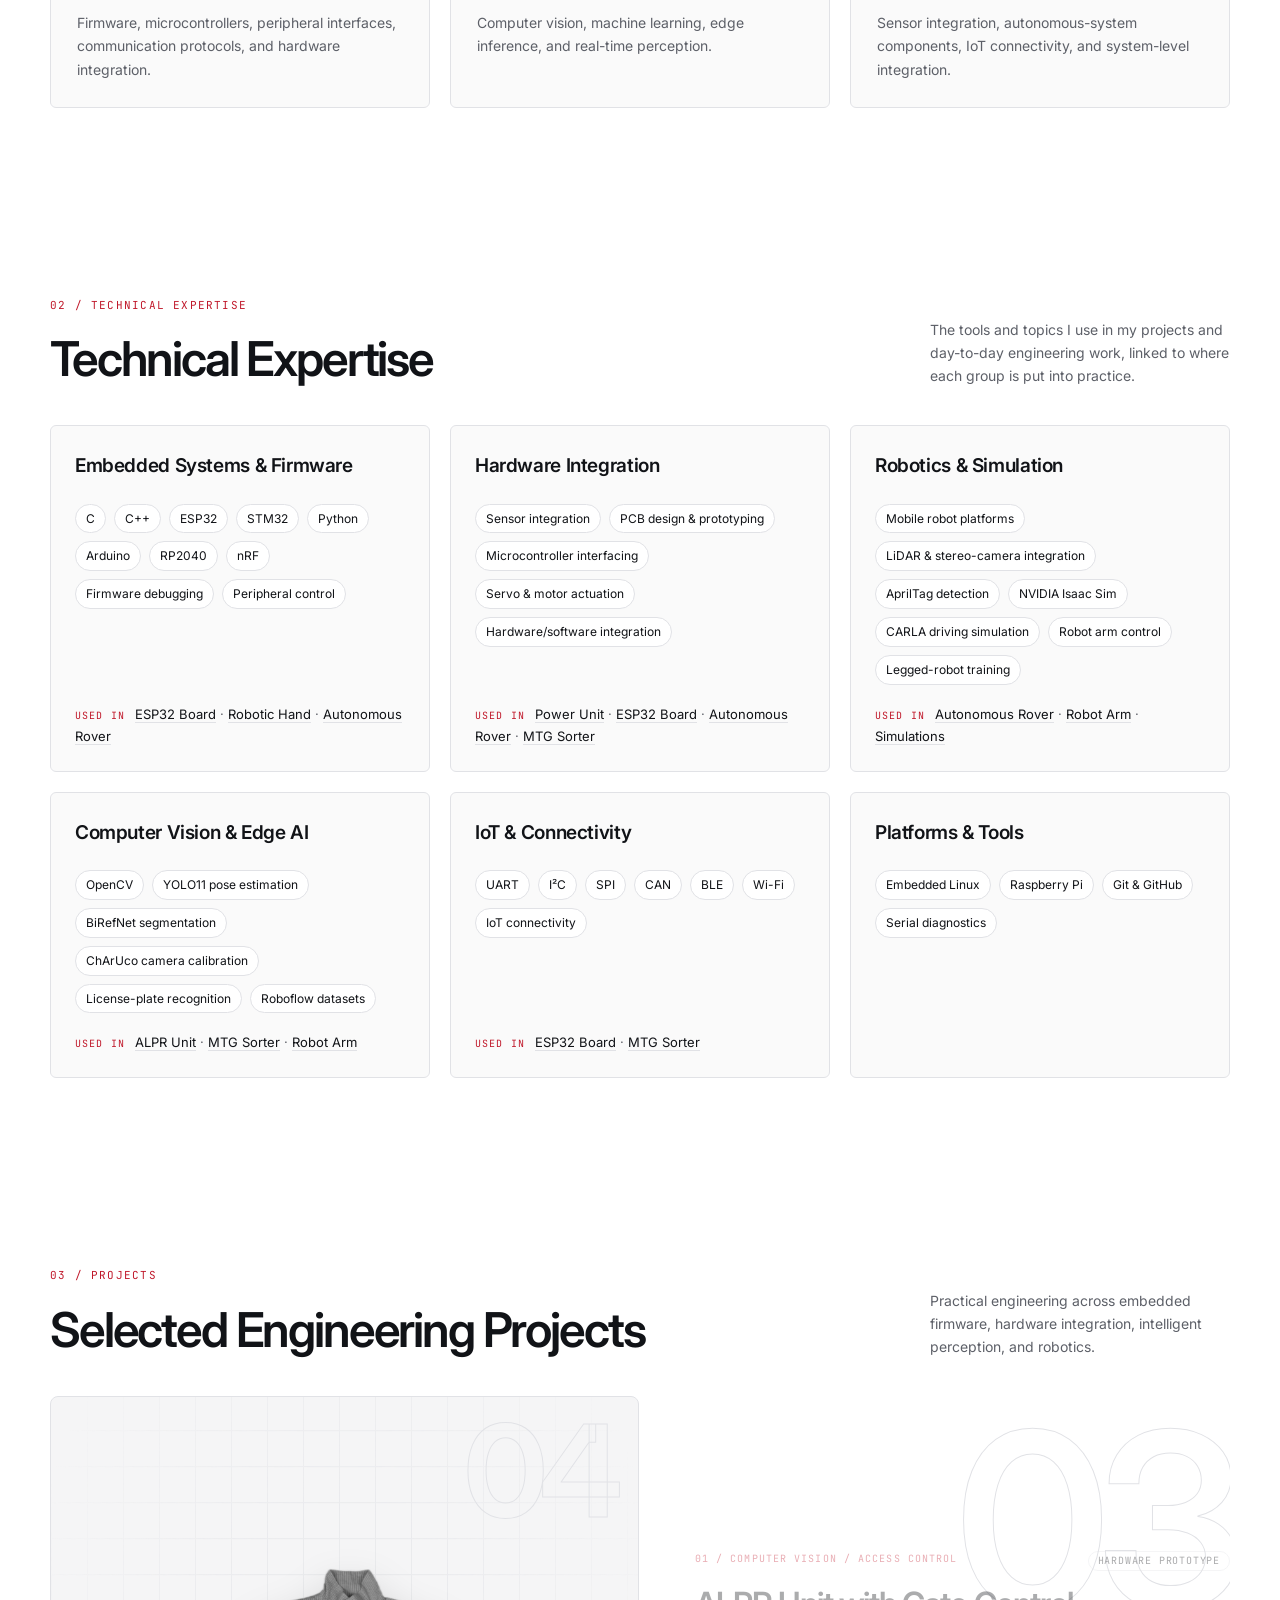
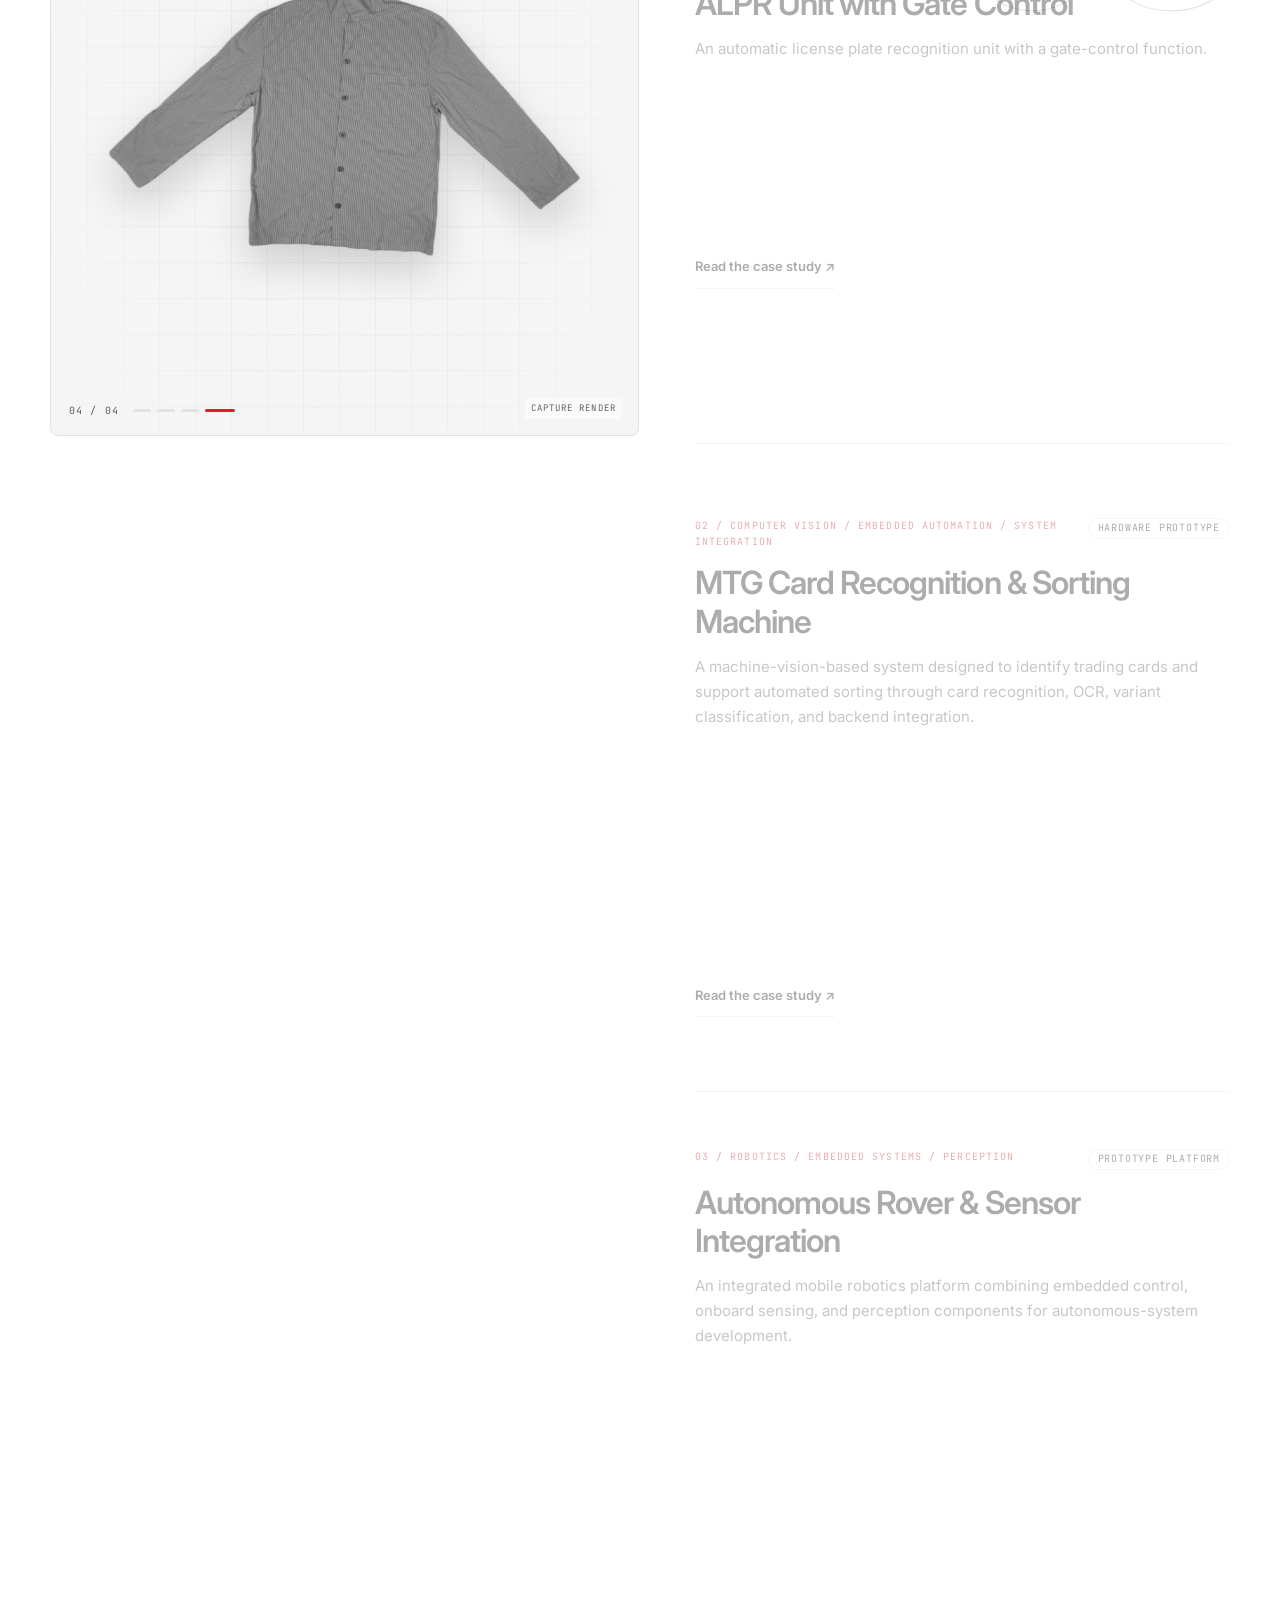
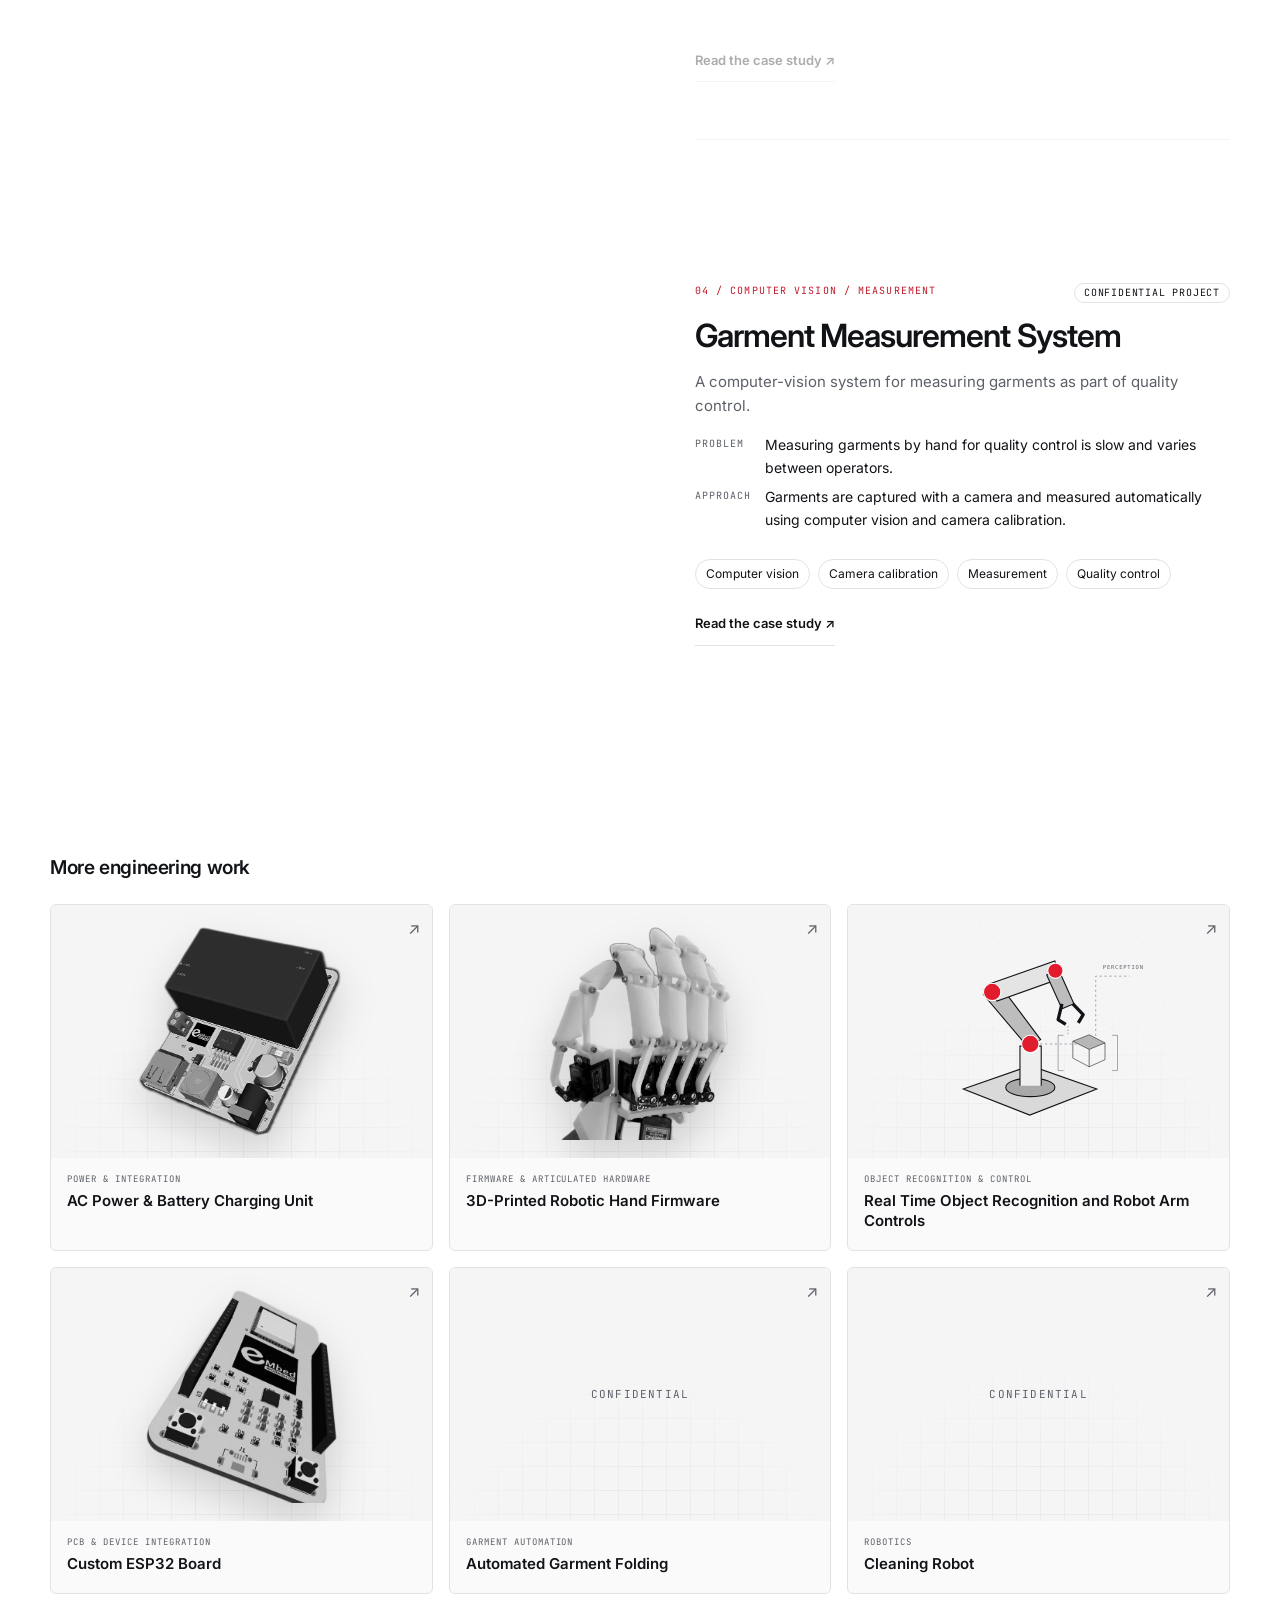
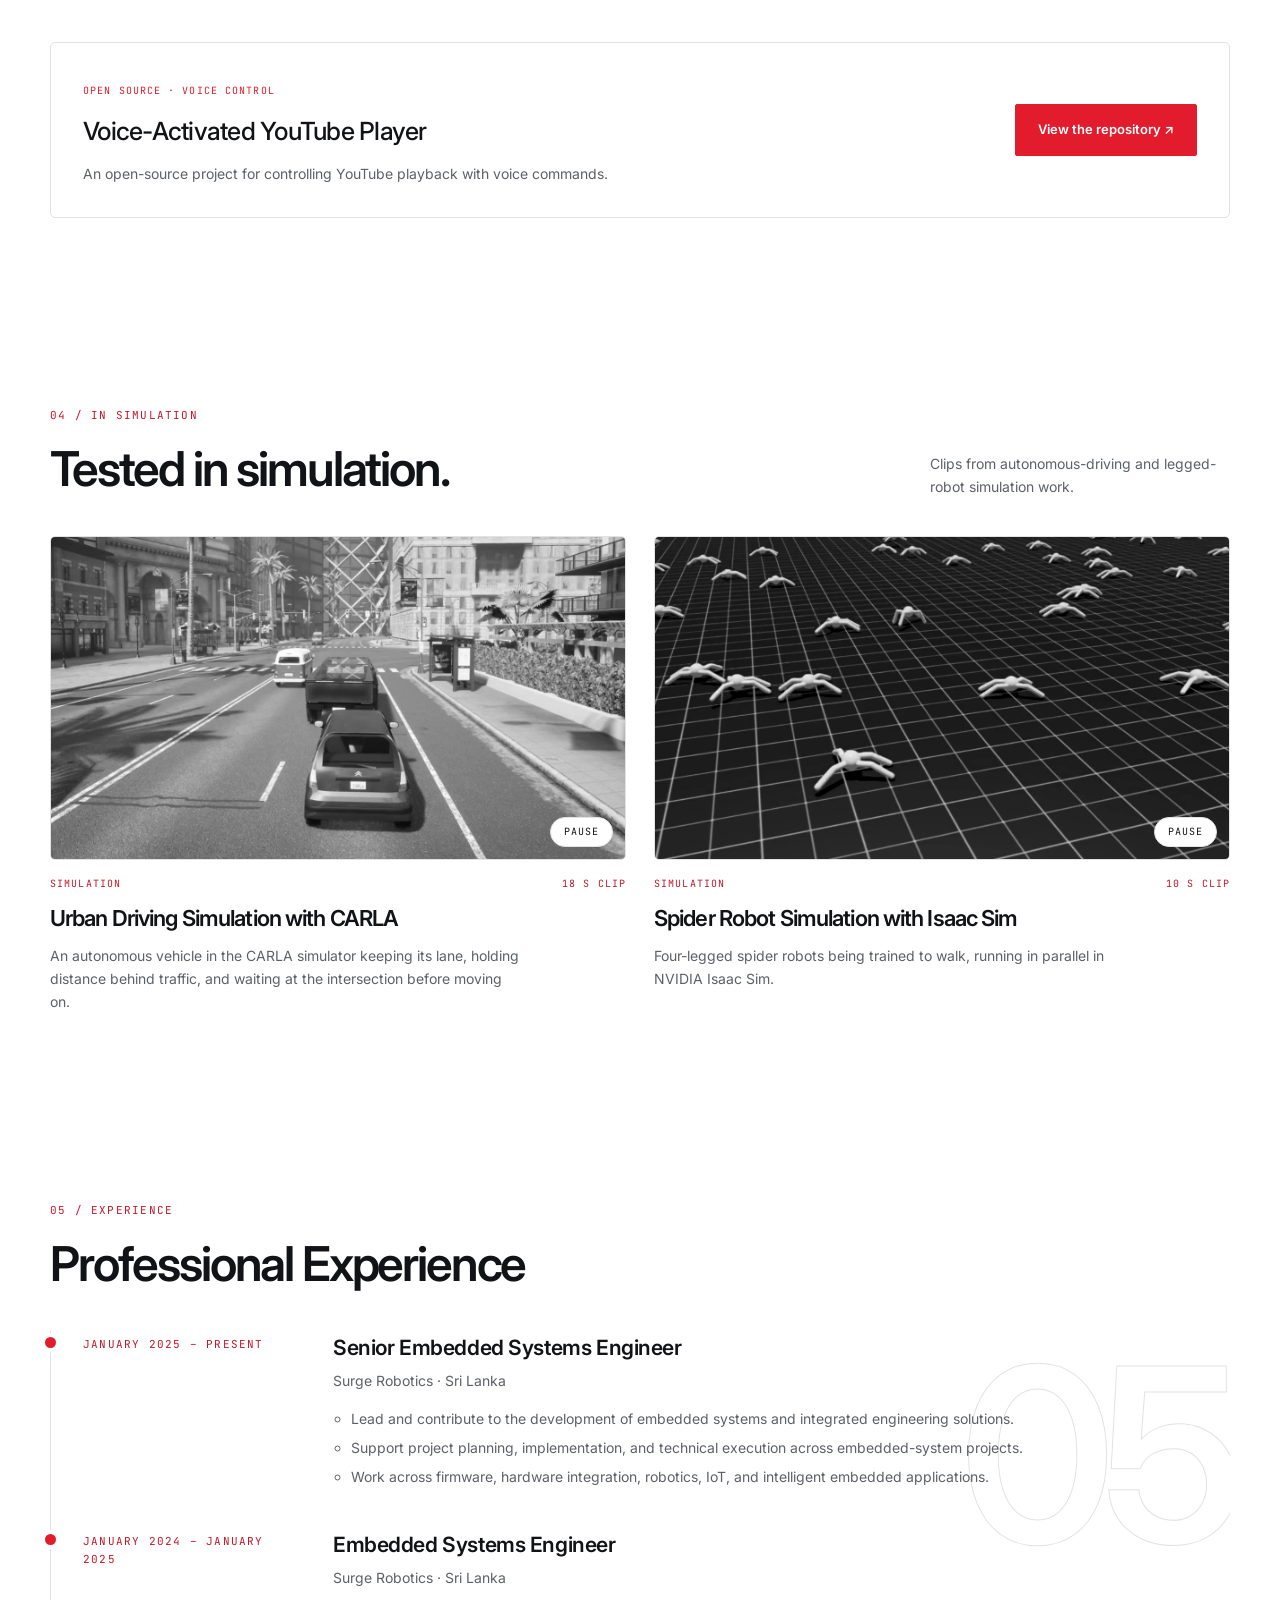
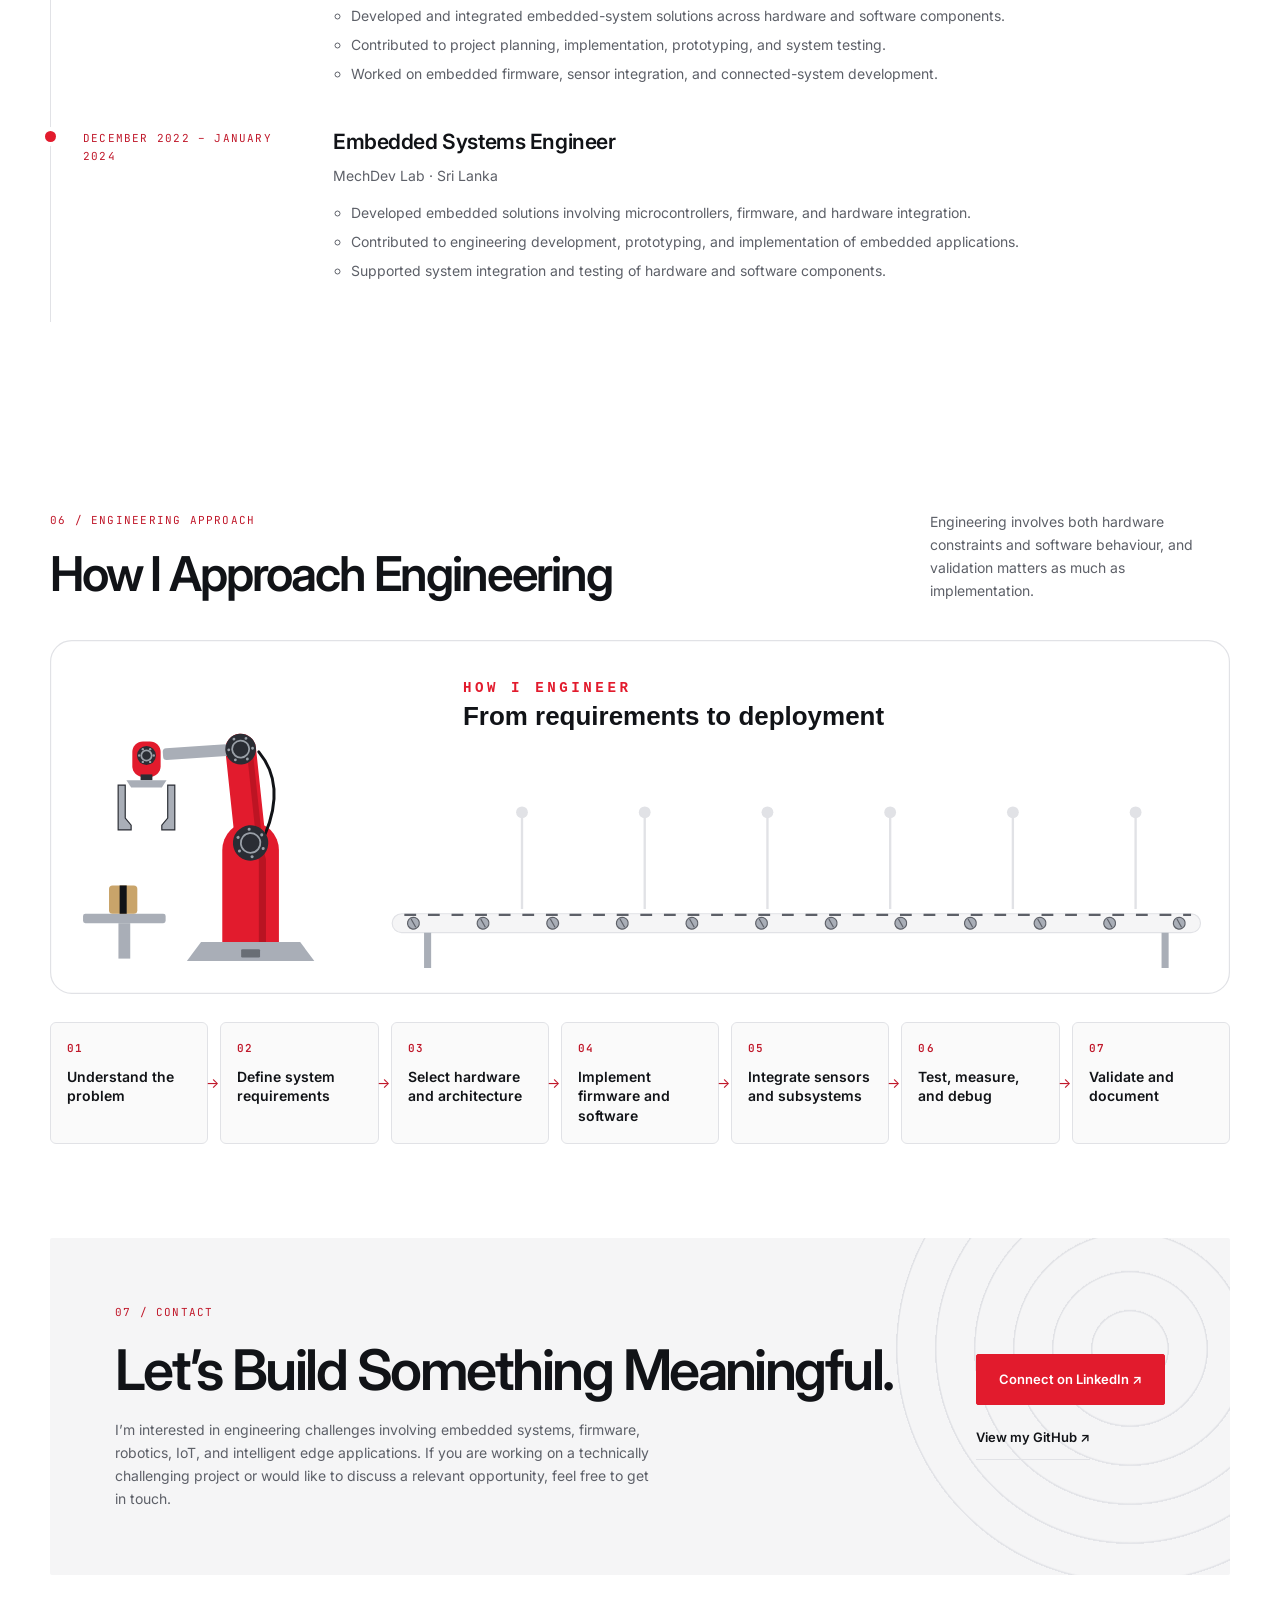
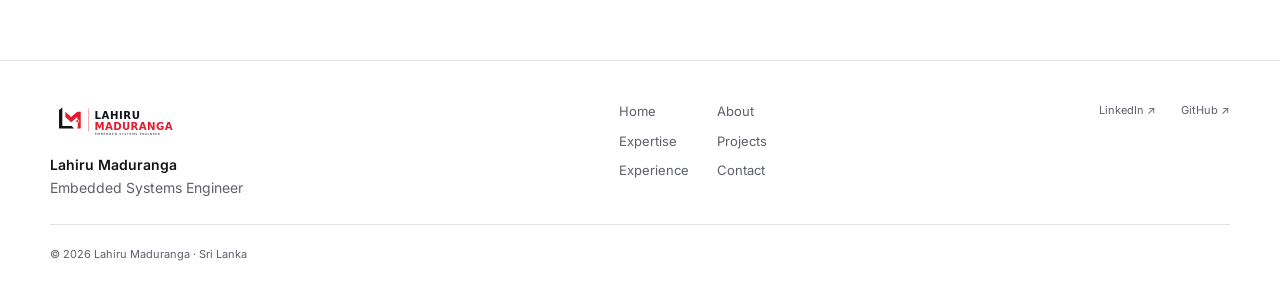
<file: white.html>
<!doctype html><html lang="en" data-theme="light" data-theme-entry="light"><head><meta charset="utf-8"><meta name="viewport" content="width=device-width, initial-scale=1"><meta name="description" content="Embedded Systems Engineer specializing in firmware, hardware integration, robotics, IoT, computer vision, and edge AI."><meta name="theme-color" content="#111317"><meta property="og:title" content="Lahiru Maduranga | Embedded Systems Engineer"><meta property="og:description" content="Embedded Systems Engineer specializing in firmware, hardware integration, robotics, IoT, computer vision, and edge AI."><meta property="og:type" content="website"><meta property="og:url" content="https://lahirumaduranga.github.io/"><link rel="canonical" href="https://lahirumaduranga.github.io/"><title>Lahiru Maduranga | Embedded Systems Engineer</title><link rel="icon" href="assets/favicon.ico" sizes="any"><link rel="icon" type="image/svg+xml" href="assets/LM_icon_primary.svg"><link rel="apple-touch-icon" href="assets/apple-touch-icon.png"><script src="assets/theme.js?v=fb19d05c"></script><link rel="stylesheet" href="assets/style.css?v=98564730"></head><body><a class="skip" href="#main">Skip to content</a><header class="site-header"><nav class="nav wrap" aria-label="Main navigation"><a class="brand" href="index.html#top" aria-label="Lahiru Maduranga home"><span class="brand-logo" aria-hidden="true"><img class="logo-light" src="assets/LM_logo_primary.svg" alt=""><img class="logo-dark" src="assets/LM_logo_dark_bg.svg" alt=""></span><span class="brand-icons" aria-hidden="true"><img class="icon-light" src="assets/LM_icon_primary.svg" alt=""><img class="icon-dark" src="assets/LM_icon_dark.svg" alt=""></span></a><button class="menu-toggle" type="button" aria-expanded="false" aria-controls="nav-menu"><span class="menu-bars" aria-hidden="true"></span><span class="sr-only">Menu</span></button><div class="nav-menu" id="nav-menu"><ul class="nav-links"><li><a href="index.html#top" data-nav="top">Home</a></li><li><a href="index.html#about" data-nav="about">About</a></li><li><a href="index.html#expertise" data-nav="expertise">Expertise</a></li><li><a href="index.html#projects" data-nav="projects">Projects</a></li><li><a href="index.html#experience" data-nav="experience">Experience</a></li><li><a href="index.html#contact" data-nav="contact">Contact</a></li></ul><div class="theme-picker" role="group" aria-label="Colour theme"><button class="theme-choice" data-set-theme="light" aria-label="Light theme" aria-pressed="false" title="Light theme"><span class="theme-swatch white-swatch" aria-hidden="true"></span><span class="theme-name">Light</span></button><button class="theme-choice" data-set-theme="dark" aria-label="Dark theme" aria-pressed="true" title="Dark theme"><span class="theme-swatch black-swatch" aria-hidden="true"></span><span class="theme-name">Dark</span></button></div></div></nav></header>
<main id="main" class="wrap"><section class="hero" id="top" aria-labelledby="hero-title"><div class="hero-backdrop" aria-hidden="true"><div class="hero-grid" data-parallax="-0.35"></div></div><div class="hero-copy" data-parallax="-0.12"><div class="eyebrow"><span class="dot"></span> EMBEDDED SYSTEMS ENGINEER</div><h1 id="hero-title">Engineering Intelligent Systems, <em>From Firmware to Reality.</em></h1><p>I build and integrate embedded systems, firmware, robotics, IoT platforms, and edge AI solutions — connecting hardware and software to solve real-world engineering challenges.</p><p class="hero-line mono">Firmware Development · Hardware Integration · Robotics · Computer Vision · Edge AI</p><div class="actions"><a class="button" href="#projects">Explore My Projects <span aria-hidden="true">↗</span></a><a class="button button-ghost" href="#contact">Get in Touch</a></div><div class="hero-foot"><span class="mono">5+ years hands-on</span><i></i><a href="https://www.linkedin.com/in/lahiru-maduranga97/" class="mono" target="_blank" rel="noopener noreferrer">LinkedIn<span class="sr-only"> (opens in a new tab)</span></a><a href="https://github.com/LahiruMaduranga" class="mono" target="_blank" rel="noopener noreferrer">GitHub<span class="sr-only"> (opens in a new tab)</span></a></div></div><div class="hero-visual"><div class="hero-visual-deco" aria-hidden="true"><svg class="circuit" viewBox="0 0 480 420" aria-hidden="true" data-parallax="-0.12"><path d="M20 120h90l30 30h60"/><path d="M20 200h60l20-20h70"/><path d="M40 330h110l30-30h40"/><path d="M460 90h-80l-30 30h-50"/><path d="M460 250h-70l-25 25h-60"/><path d="M440 380h-90l-30-30h-40"/><path d="M150 20v60l25 25"/><path d="M330 20v50l-30 30"/><circle cx="20" cy="120" r="5" class="pad"/><circle cx="20" cy="200" r="5" class="pad"/><circle cx="40" cy="330" r="5" class="pad"/><circle cx="460" cy="90" r="5" class="pad"/><circle cx="460" cy="250" r="5" class="pad"/><circle cx="440" cy="380" r="5" class="pad"/><circle cx="150" cy="20" r="5" class="pad"/><circle cx="330" cy="20" r="5" class="pad"/><circle cx="200" cy="150" r="3.5"/><circle cx="170" cy="180" r="3.5"/><circle cx="220" cy="300" r="3.5"/><circle cx="300" cy="120" r="3.5"/><circle cx="305" cy="275" r="3.5"/><circle cx="280" cy="350" r="3.5"/><circle cx="175" cy="105" r="3.5"/><circle cx="300" cy="100" r="3.5"/></svg><span class="portrait-disc"></span></div><img class="hero-portrait graded" src="assets/photos/portrait.webp" alt="Portrait of Lahiru Maduranga in a dark suit and tie against a yellow background" width="370" height="370" fetchpriority="high"></div></section>
<div class="marquee" aria-hidden="true"><div class="marquee-row marquee-outline" data-parallax-x="0.4"><span>Firmware Development</span><span>Hardware Integration</span><span>Robotics</span><span>Computer Vision</span><span>Edge AI</span><span>IoT</span><span>Firmware Development</span><span>Hardware Integration</span><span>Robotics</span><span>Computer Vision</span><span>Edge AI</span><span>IoT</span><span>Firmware Development</span><span>Hardware Integration</span><span>Robotics</span><span>Computer Vision</span><span>Edge AI</span><span>IoT</span><span>Firmware Development</span><span>Hardware Integration</span><span>Robotics</span><span>Computer Vision</span><span>Edge AI</span><span>IoT</span></div><div class="marquee-row marquee-mono mono" data-parallax-x="0.3"><span>Firmware Development</span><span>Hardware Integration</span><span>Robotics</span><span>Computer Vision</span><span>Edge AI</span><span>IoT</span><span>Firmware Development</span><span>Hardware Integration</span><span>Robotics</span><span>Computer Vision</span><span>Edge AI</span><span>IoT</span><span>Firmware Development</span><span>Hardware Integration</span><span>Robotics</span><span>Computer Vision</span><span>Edge AI</span><span>IoT</span><span>Firmware Development</span><span>Hardware Integration</span><span>Robotics</span><span>Computer Vision</span><span>Edge AI</span><span>IoT</span></div></div><p class="sr-only">Areas of focus: Firmware Development, Hardware Integration, Robotics, Computer Vision, Edge AI, IoT.</p>
<section id="about" class="about-section layered" aria-labelledby="about-title"><div class="section-deco" aria-hidden="true"><span class="section-num" data-parallax="-0.22">01</span></div><div class="about"><div data-reveal><div class="eyebrow">01 / ABOUT ME</div><h2 id="about-title">About Me</h2></div><div class="about-copy" data-reveal><p>I’m an Embedded Systems Engineer with more than five years of hands-on experience developing firmware, integrating hardware, and building intelligent connected systems.</p><p>My work combines low-level embedded programming, sensor interfacing, communication protocols, robotics, computer vision, and edge AI. I enjoy working across the full engineering lifecycle — from understanding hardware constraints and designing system interfaces to implementing algorithms, debugging complex failures, and validating complete systems.</p><p>I focus on practical engineering, reliable implementation, and solutions that connect physical devices with intelligent software.</p></div></div><ul class="capabilities"><li data-reveal><span class="number">01</span><h3>Embedded Engineering</h3><p>Firmware, microcontrollers, peripheral interfaces, communication protocols, and hardware integration.</p></li><li data-reveal><span class="number">02</span><h3>Intelligent Systems</h3><p>Computer vision, machine learning, edge inference, and real-time perception.</p></li><li data-reveal><span class="number">03</span><h3>Robotics and Connectivity</h3><p>Sensor integration, autonomous-system components, IoT connectivity, and system-level integration.</p></li></ul></section>
<section id="expertise" class="layered" aria-labelledby="expertise-title"><div class="section-deco" aria-hidden="true"><span class="section-num" data-parallax="-0.22">02</span></div><div class="section-head" data-reveal><div><div class="eyebrow">02 / TECHNICAL EXPERTISE</div><h2 id="expertise-title">Technical Expertise</h2></div><p>The tools and topics I use in my projects and day-to-day engineering work, linked to where each group is put into practice.</p></div><div class="skill-groups"><div class="skill-group" data-reveal><h3>Embedded Systems &amp; Firmware</h3><ul class="tags" aria-label="Technologies and topics"><li>C</li><li>C++</li><li>ESP32</li><li>STM32</li><li>Python</li><li>Arduino</li><li>RP2040</li><li>nRF</li><li>Firmware debugging</li><li>Peripheral control</li></ul><p class="used-in"><span class="mono">Used in</span> <a href="projects/development-board.html">ESP32 Board</a><span aria-hidden="true"> · </span><a href="projects/robotic-hand.html">Robotic Hand</a><span aria-hidden="true"> · </span><a href="projects/rover-chassis.html">Autonomous Rover</a></p></div><div class="skill-group" data-reveal><h3>Hardware Integration</h3><ul class="tags" aria-label="Technologies and topics"><li>Sensor integration</li><li>PCB design &amp; prototyping</li><li>Microcontroller interfacing</li><li>Servo &amp; motor actuation</li><li>Hardware/software integration</li></ul><p class="used-in"><span class="mono">Used in</span> <a href="projects/power-supply.html">Power Unit</a><span aria-hidden="true"> · </span><a href="projects/development-board.html">ESP32 Board</a><span aria-hidden="true"> · </span><a href="projects/rover-chassis.html">Autonomous Rover</a><span aria-hidden="true"> · </span><a href="projects/card-sorter.html">MTG Sorter</a></p></div><div class="skill-group" data-reveal><h3>Robotics &amp; Simulation</h3><ul class="tags" aria-label="Technologies and topics"><li>Mobile robot platforms</li><li>LiDAR &amp; stereo-camera integration</li><li>AprilTag detection</li><li>NVIDIA Isaac Sim</li><li>CARLA driving simulation</li><li>Robot arm control</li><li>Legged-robot training</li></ul><p class="used-in"><span class="mono">Used in</span> <a href="projects/rover-chassis.html">Autonomous Rover</a><span aria-hidden="true"> · </span><a href="projects/robotic-arm.html">Robot Arm</a><span aria-hidden="true"> · </span><a href="#simulation">Simulations</a></p></div><div class="skill-group" data-reveal><h3>Computer Vision &amp; Edge AI</h3><ul class="tags" aria-label="Technologies and topics"><li>OpenCV</li><li>YOLO11 pose estimation</li><li>BiRefNet segmentation</li><li>ChArUco camera calibration</li><li>License-plate recognition</li><li>Roboflow datasets</li></ul><p class="used-in"><span class="mono">Used in</span> <a href="projects/alpr.html">ALPR Unit</a><span aria-hidden="true"> · </span><a href="projects/card-sorter.html">MTG Sorter</a><span aria-hidden="true"> · </span><a href="projects/robotic-arm.html">Robot Arm</a></p></div><div class="skill-group" data-reveal><h3>IoT &amp; Connectivity</h3><ul class="tags" aria-label="Technologies and topics"><li>UART</li><li>I²C</li><li>SPI</li><li>CAN</li><li>BLE</li><li>Wi-Fi</li><li>IoT connectivity</li></ul><p class="used-in"><span class="mono">Used in</span> <a href="projects/development-board.html">ESP32 Board</a><span aria-hidden="true"> · </span><a href="projects/card-sorter.html">MTG Sorter</a></p></div><div class="skill-group" data-reveal><h3>Platforms &amp; Tools</h3><ul class="tags" aria-label="Technologies and topics"><li>Embedded Linux</li><li>Raspberry Pi</li><li>Git &amp; GitHub</li><li>Serial diagnostics</li></ul></div></div></section>
<section id="projects" class="layered" aria-labelledby="projects-title"><div class="section-deco" aria-hidden="true"><span class="section-num" data-parallax="-0.22">03</span></div><div class="section-head" data-reveal><div><div class="eyebrow">03 / PROJECTS</div><h2 id="projects-title">Selected Engineering Projects</h2></div><p>Practical engineering across embedded firmware, hardware integration, intelligent perception, and robotics.</p></div><div class="showcase"><div class="showcase-stage" aria-hidden="true"><span class="media-deco"><span class="media-grid" data-parallax="-0.2"></span></span><div class="stage-item is-active" data-stage="0"><span class="stage-num" aria-hidden="true">01</span><img class="project-photo cutout" src="assets/photos/alpr-unit.webp" alt="" loading="lazy"><span class="concept-label mono">Prototype unit</span></div><div class="stage-item" data-stage="1"><span class="stage-num" aria-hidden="true">02</span><img class="project-photo graded" src="assets/photos/card-sorter.jpg" alt="" loading="lazy"><span class="concept-label mono">Prototype photo</span></div><div class="stage-item" data-stage="2"><span class="stage-num" aria-hidden="true">03</span><img class="project-photo cutout" src="assets/photos/rover-platform.webp" alt="" loading="lazy"><span class="concept-label mono">Prototype</span></div><div class="stage-item" data-stage="3"><span class="stage-num" aria-hidden="true">04</span><img class="project-photo cutout" src="assets/photos/garment.webp" alt="" loading="lazy"><span class="concept-label mono">Capture render</span></div><div class="stage-progress mono"><span class="stage-count">01 / 04</span><span class="stage-dots"><i class="is-active"></i><i></i><i></i><i></i></span></div></div><div class="showcase-steps"><article class="feature-step is-active" data-step="0"><a class="step-media" href="projects/alpr.html" tabindex="-1" aria-hidden="true"><img class="project-photo cutout" src="assets/photos/alpr-unit.webp" alt="ALPR unit enclosure shown in a project graphic labelled ALPR UNIT WITH GATE CONTROL FUNCTION" loading="lazy"></a><div class="feature-meta mono"><span>01 / Computer Vision / Access Control</span><span class="status">Hardware prototype</span></div><h3><a href="projects/alpr.html">ALPR Unit with Gate Control</a></h3><p class="step-summary">An automatic license plate recognition unit with a gate-control function.</p><dl class="feature-facts"><dt>Problem</dt><dd>Gate access that depends on manual checks is slow and inconsistent at busy entrances.</dd><dt>Approach</dt><dd>An enclosed unit reads vehicle license plates with a camera and uses the result to drive a gate-control output.</dd></dl><ul class="tags" aria-label="Technologies and topics"><li>License-plate recognition</li><li>Camera capture</li><li>Gate control</li><li>Enclosed unit</li></ul><a class="text-link" href="projects/alpr.html">Read the case study ↗<span class="sr-only">: ALPR Unit with Gate Control</span></a></article><article class="feature-step" data-step="1"><a class="step-media" href="projects/card-sorter.html" tabindex="-1" aria-hidden="true"><img class="project-photo graded" src="assets/photos/card-sorter.jpg" alt="Card sorting machine with a card feeder on a lead-screw stage, an LED light bar, a belt-driven gantry, and rows of sorted trading cards in slots" loading="lazy"></a><div class="feature-meta mono"><span>02 / Computer Vision / Embedded Automation / System Integration</span><span class="status">Hardware prototype</span></div><h3><a href="projects/card-sorter.html">MTG Card Recognition &amp; Sorting Machine</a></h3><p class="step-summary">A machine-vision-based system designed to identify trading cards and support automated sorting through card recognition, OCR, variant classification, and backend integration.</p><dl class="feature-facts"><dt>Problem</dt><dd>Sorting large trading-card collections by hand is slow, and similar printings are easy to confuse.</dd><dt>Approach</dt><dd>A camera captures each card; OCR and variant classification identify it, a card database lookup confirms it, and the result drives the sorting mechanism.</dd></dl><ul class="tags" aria-label="Technologies and topics"><li>Machine vision</li><li>OCR</li><li>Variant classification</li><li>Database lookup</li><li>Machine control</li></ul><a class="text-link" href="projects/card-sorter.html">Read the case study ↗<span class="sr-only">: MTG Card Recognition &amp; Sorting Machine</span></a></article><article class="feature-step" data-step="2"><a class="step-media" href="projects/rover-chassis.html" tabindex="-1" aria-hidden="true"><img class="project-photo cutout" src="assets/photos/rover-platform.webp" alt="Autonomous rover on an off-road chassis with a LiDAR sensor on top, a ZED Mini stereo camera and additional cameras at the front" loading="lazy"></a><div class="feature-meta mono"><span>03 / Robotics / Embedded Systems / Perception</span><span class="status">Prototype platform</span></div><h3><a href="projects/rover-chassis.html">Autonomous Rover &amp; Sensor Integration</a></h3><p class="step-summary">An integrated mobile robotics platform combining embedded control, onboard sensing, and perception components for autonomous-system development.</p><dl class="feature-facts"><dt>Problem</dt><dd>Developing autonomous behaviour needs a dependable mobile base where sensing, control, and perception can be integrated and tested together.</dd><dt>Approach</dt><dd>An off-road RC chassis is fitted with a mounting frame for a top LiDAR, a forward ZED Mini stereo camera, extra cameras, and the onboard control electronics, so perception and control can be developed on real hardware.</dd></dl><ul class="tags" aria-label="Technologies and topics"><li>Mobile robotics</li><li>LiDAR</li><li>AprilTag</li><li>ZED Mini stereo camera</li><li>Sensor integration</li><li>Perception</li></ul><a class="text-link" href="projects/rover-chassis.html">Read the case study ↗<span class="sr-only">: Autonomous Rover &amp; Sensor Integration</span></a></article><article class="feature-step" data-step="3"><a class="step-media" href="projects/garment-measurement.html" tabindex="-1" aria-hidden="true"><img class="project-photo cutout" src="assets/photos/garment.webp" alt="Long-sleeve striped shirt laid flat, cut out from its background" loading="lazy"></a><div class="feature-meta mono"><span>04 / Computer Vision / Measurement</span><span class="status">Confidential project</span></div><h3><a href="projects/garment-measurement.html">Garment Measurement System</a></h3><p class="step-summary">A computer-vision system for measuring garments as part of quality control.</p><dl class="feature-facts"><dt>Problem</dt><dd>Measuring garments by hand for quality control is slow and varies between operators.</dd><dt>Approach</dt><dd>Garments are captured with a camera and measured automatically using computer vision and camera calibration.</dd></dl><ul class="tags" aria-label="Technologies and topics"><li>Computer vision</li><li>Camera calibration</li><li>Measurement</li><li>Quality control</li></ul><a class="text-link" href="projects/garment-measurement.html">Read the case study ↗<span class="sr-only">: Garment Measurement System</span></a></article></div></div><div class="more-work"><h3 data-reveal>More engineering work</h3><ul class="mini-grid"><li class="mini-card" data-reveal><a href="projects/power-supply.html"><span class="mini-media"><span class="media-deco" aria-hidden="true"><span class="media-grid" data-parallax="-0.2"></span></span><img class="cutout" src="assets/photos/power-supply.webp" alt="" loading="lazy"></span><span class="mini-text"><span class="mono">Power &amp; integration</span><strong>AC Power &amp; Battery Charging Unit</strong></span><span class="mini-arrow" aria-hidden="true">↗</span></a></li><li class="mini-card" data-reveal><a href="projects/robotic-hand.html"><span class="mini-media"><span class="media-deco" aria-hidden="true"><span class="media-grid" data-parallax="-0.2"></span></span><img class="cutout" src="assets/photos/robotic-hand.webp" alt="" loading="lazy"></span><span class="mini-text"><span class="mono">Firmware &amp; articulated hardware</span><strong>3D-Printed Robotic Hand Firmware</strong></span><span class="mini-arrow" aria-hidden="true">↗</span></a></li><li class="mini-card" data-reveal><a href="projects/robotic-arm.html"><span class="mini-media"><span class="media-deco" aria-hidden="true"><span class="media-grid" data-parallax="-0.2"></span></span><span class="themed-art"><img class="theme-light" src="assets/arm-light.svg" alt="" width="600" height="400" loading="lazy"><img class="theme-dark" src="assets/arm-dark.svg" alt="" width="600" height="400" loading="lazy"></span></span><span class="mini-text"><span class="mono">Object recognition &amp; control</span><strong>Real Time Object Recognition and Robot Arm Controls</strong></span><span class="mini-arrow" aria-hidden="true">↗</span></a></li><li class="mini-card" data-reveal><a href="projects/development-board.html"><span class="mini-media"><span class="media-deco" aria-hidden="true"><span class="media-grid" data-parallax="-0.2"></span></span><img class="cutout" src="assets/photos/development-board.webp" alt="" loading="lazy"></span><span class="mini-text"><span class="mono">PCB &amp; device integration</span><strong>Custom ESP32 Board</strong></span><span class="mini-arrow" aria-hidden="true">↗</span></a></li><li class="mini-card" data-reveal><a href="projects/fabric-handling.html"><span class="mini-media"><span class="media-deco" aria-hidden="true"><span class="media-grid" data-parallax="-0.2"></span></span><span class="mono">Confidential</span></span><span class="mini-text"><span class="mono">Garment automation</span><strong>Automated Garment Folding</strong></span><span class="mini-arrow" aria-hidden="true">↗</span></a></li><li class="mini-card" data-reveal><a href="projects/cleaning-robot-interface.html"><span class="mini-media"><span class="media-deco" aria-hidden="true"><span class="media-grid" data-parallax="-0.2"></span></span><span class="mono">Confidential</span></span><span class="mini-text"><span class="mono">Robotics</span><strong>Cleaning Robot</strong></span><span class="mini-arrow" aria-hidden="true">↗</span></a></li></ul></div><div class="notebook" data-reveal><div><span class="mono">OPEN SOURCE · VOICE CONTROL</span><h3>Voice-Activated YouTube Player</h3><p>An open-source project for controlling YouTube playback with voice commands.</p></div><a href="https://github.com/LahiruMaduranga/voice-activated-youtube-player" class="button" target="_blank" rel="noopener noreferrer">View the repository ↗<span class="sr-only"> (opens in a new tab)</span></a></div></section>
<section id="simulation" class="layered" aria-labelledby="sim-title"><div class="section-head" data-reveal><div><div class="eyebrow">04 / IN SIMULATION</div><h2 id="sim-title">Tested in simulation.</h2></div><p>Clips from autonomous-driving and legged-robot simulation work.</p></div><div class="sim-grid"><figure class="sim-card" data-reveal><div class="sim-frame"><video class="graded" src="assets/videos/urban-simulation.mp4" poster="assets/videos/urban-simulation.jpg" width="1280" height="720" muted loop playsinline preload="none" controls aria-label="Urban Driving Simulation with CARLA"></video><button class="sim-toggle mono" type="button" hidden>Pause</button></div><figcaption><div class="feature-meta mono"><span>Simulation</span><span>18 s clip</span></div><h3>Urban Driving Simulation with CARLA</h3><p>An autonomous vehicle in the CARLA simulator keeping its lane, holding distance behind traffic, and waiting at the intersection before moving on.</p></figcaption></figure><figure class="sim-card" data-reveal><div class="sim-frame"><video class="graded" src="assets/videos/robot-simulation.mp4" poster="assets/videos/robot-simulation.jpg" width="1280" height="720" muted loop playsinline preload="none" controls aria-label="Spider Robot Simulation with Isaac Sim"></video><button class="sim-toggle mono" type="button" hidden>Pause</button></div><figcaption><div class="feature-meta mono"><span>Simulation</span><span>10 s clip</span></div><h3>Spider Robot Simulation with Isaac Sim</h3><p>Four-legged spider robots being trained to walk, running in parallel in NVIDIA Isaac Sim.</p></figcaption></figure></div></section>
<section id="experience" class="layered" aria-labelledby="experience-title"><div class="section-deco" aria-hidden="true"><span class="section-num" data-parallax="-0.22">05</span></div><div class="section-head" data-reveal><div><div class="eyebrow">05 / EXPERIENCE</div><h2 id="experience-title">Professional Experience</h2></div></div><ol class="timeline"><li data-reveal><div class="timeline-meta mono"><span>January 2025 – Present</span></div><div class="timeline-body"><h3>Senior Embedded Systems Engineer</h3><p class="timeline-org">Surge Robotics · Sri Lanka</p><ul><li>Lead and contribute to the development of embedded systems and integrated engineering solutions.</li><li>Support project planning, implementation, and technical execution across embedded-system projects.</li><li>Work across firmware, hardware integration, robotics, IoT, and intelligent embedded applications.</li></ul></div></li><li data-reveal><div class="timeline-meta mono"><span>January 2024 – January 2025</span></div><div class="timeline-body"><h3>Embedded Systems Engineer</h3><p class="timeline-org">Surge Robotics · Sri Lanka</p><ul><li>Developed and integrated embedded-system solutions across hardware and software components.</li><li>Contributed to project planning, implementation, prototyping, and system testing.</li><li>Worked on embedded firmware, sensor integration, and connected-system development.</li></ul></div></li><li data-reveal><div class="timeline-meta mono"><span>December 2022 – January 2024</span></div><div class="timeline-body"><h3>Embedded Systems Engineer</h3><p class="timeline-org">MechDev Lab · Sri Lanka</p><ul><li>Developed embedded solutions involving microcontrollers, firmware, and hardware integration.</li><li>Contributed to engineering development, prototyping, and implementation of embedded applications.</li><li>Supported system integration and testing of hardware and software components.</li></ul></div></li></ol></section>
<section id="approach" class="layered" aria-labelledby="approach-title"><div class="section-head" data-reveal><div><div class="eyebrow">06 / ENGINEERING APPROACH</div><h2 id="approach-title">How I Approach Engineering</h2></div><p>Engineering involves both hardware constraints and software behaviour, and validation matters as much as implementation.</p></div><figure class="assembly" data-reveal><img class="theme-light" src="assets/assembly-light.svg?v=5b7b4603" alt="Animation: a robot arm places a box on a conveyor; it passes Requirements, Architecture, Implementation, Integration, Validation, and Deploy stations in turn." width="1000" height="300" loading="lazy"><img class="theme-dark" src="assets/assembly-dark.svg?v=12d6e3b7" alt="" width="1000" height="300" loading="lazy"></figure><ol class="flow"><li data-reveal><span class="number">01</span>Understand the problem</li><li data-reveal><span class="number">02</span>Define system requirements</li><li data-reveal><span class="number">03</span>Select hardware and architecture</li><li data-reveal><span class="number">04</span>Implement firmware and software</li><li data-reveal><span class="number">05</span>Integrate sensors and subsystems</li><li data-reveal><span class="number">06</span>Test, measure, and debug</li><li data-reveal><span class="number">07</span>Validate and document</li></ol></section>
<section id="contact" class="contact" aria-labelledby="contact-title"><span class="contact-rings" data-parallax="-0.3" aria-hidden="true"></span><div data-reveal><div class="eyebrow">07 / CONTACT</div><h2 id="contact-title">Let’s Build Something Meaningful.</h2><p>I’m interested in engineering challenges involving embedded systems, firmware, robotics, IoT, and intelligent edge applications. If you are working on a technically challenging project or would like to discuss a relevant opportunity, feel free to get in touch.</p></div><div class="contact-actions" data-reveal><a href="https://www.linkedin.com/in/lahiru-maduranga97/" class="button" target="_blank" rel="noopener noreferrer">Connect on LinkedIn ↗<span class="sr-only"> (opens in a new tab)</span></a><a href="https://github.com/LahiruMaduranga" class="text-link" target="_blank" rel="noopener noreferrer">View my GitHub ↗<span class="sr-only"> (opens in a new tab)</span></a></div></section></main><footer class="site-footer"><div class="wrap footer"><div class="footer-brand"><a class="brand" href="index.html#top" aria-label="Lahiru Maduranga home"><span class="brand-logo" aria-hidden="true"><img class="logo-light" src="assets/LM_logo_primary.svg" alt=""><img class="logo-dark" src="assets/LM_logo_dark_bg.svg" alt=""></span><span class="brand-icons" aria-hidden="true"><img class="icon-light" src="assets/LM_icon_primary.svg" alt=""><img class="icon-dark" src="assets/LM_icon_dark.svg" alt=""></span></a><p>Lahiru Maduranga<br><span>Embedded Systems Engineer</span></p></div><nav class="footer-nav" aria-label="Footer navigation"><a href="index.html#top">Home</a><a href="index.html#about">About</a><a href="index.html#expertise">Expertise</a><a href="index.html#projects">Projects</a><a href="index.html#experience">Experience</a><a href="index.html#contact">Contact</a></nav><div class="footer-links"><a href="https://www.linkedin.com/in/lahiru-maduranga97/" class="" target="_blank" rel="noopener noreferrer">LinkedIn ↗<span class="sr-only"> (opens in a new tab)</span></a><a href="https://github.com/LahiruMaduranga" class="" target="_blank" rel="noopener noreferrer">GitHub ↗<span class="sr-only"> (opens in a new tab)</span></a></div><p class="footer-copy">© 2026 Lahiru Maduranga · Sri Lanka</p></div></footer><script src="assets/app.js?v=748b6e75" defer></script></body></html>
</file>
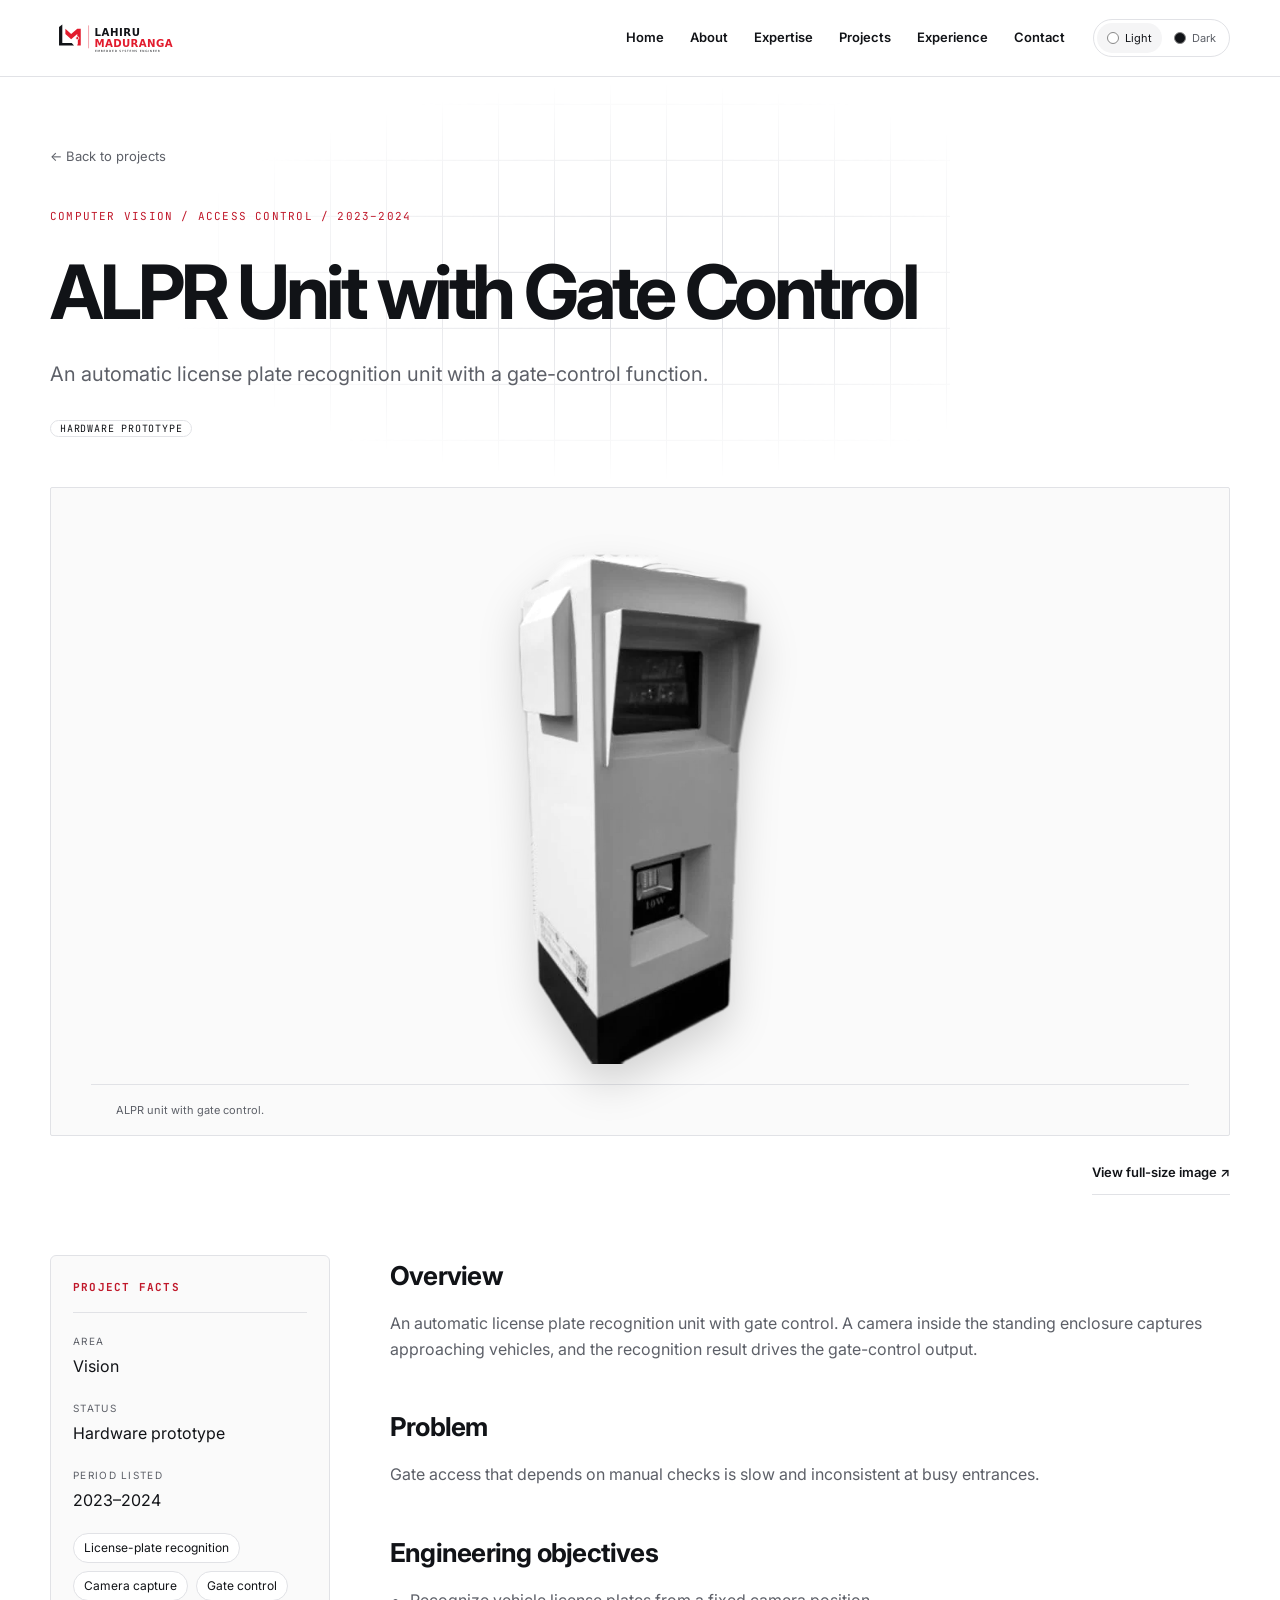
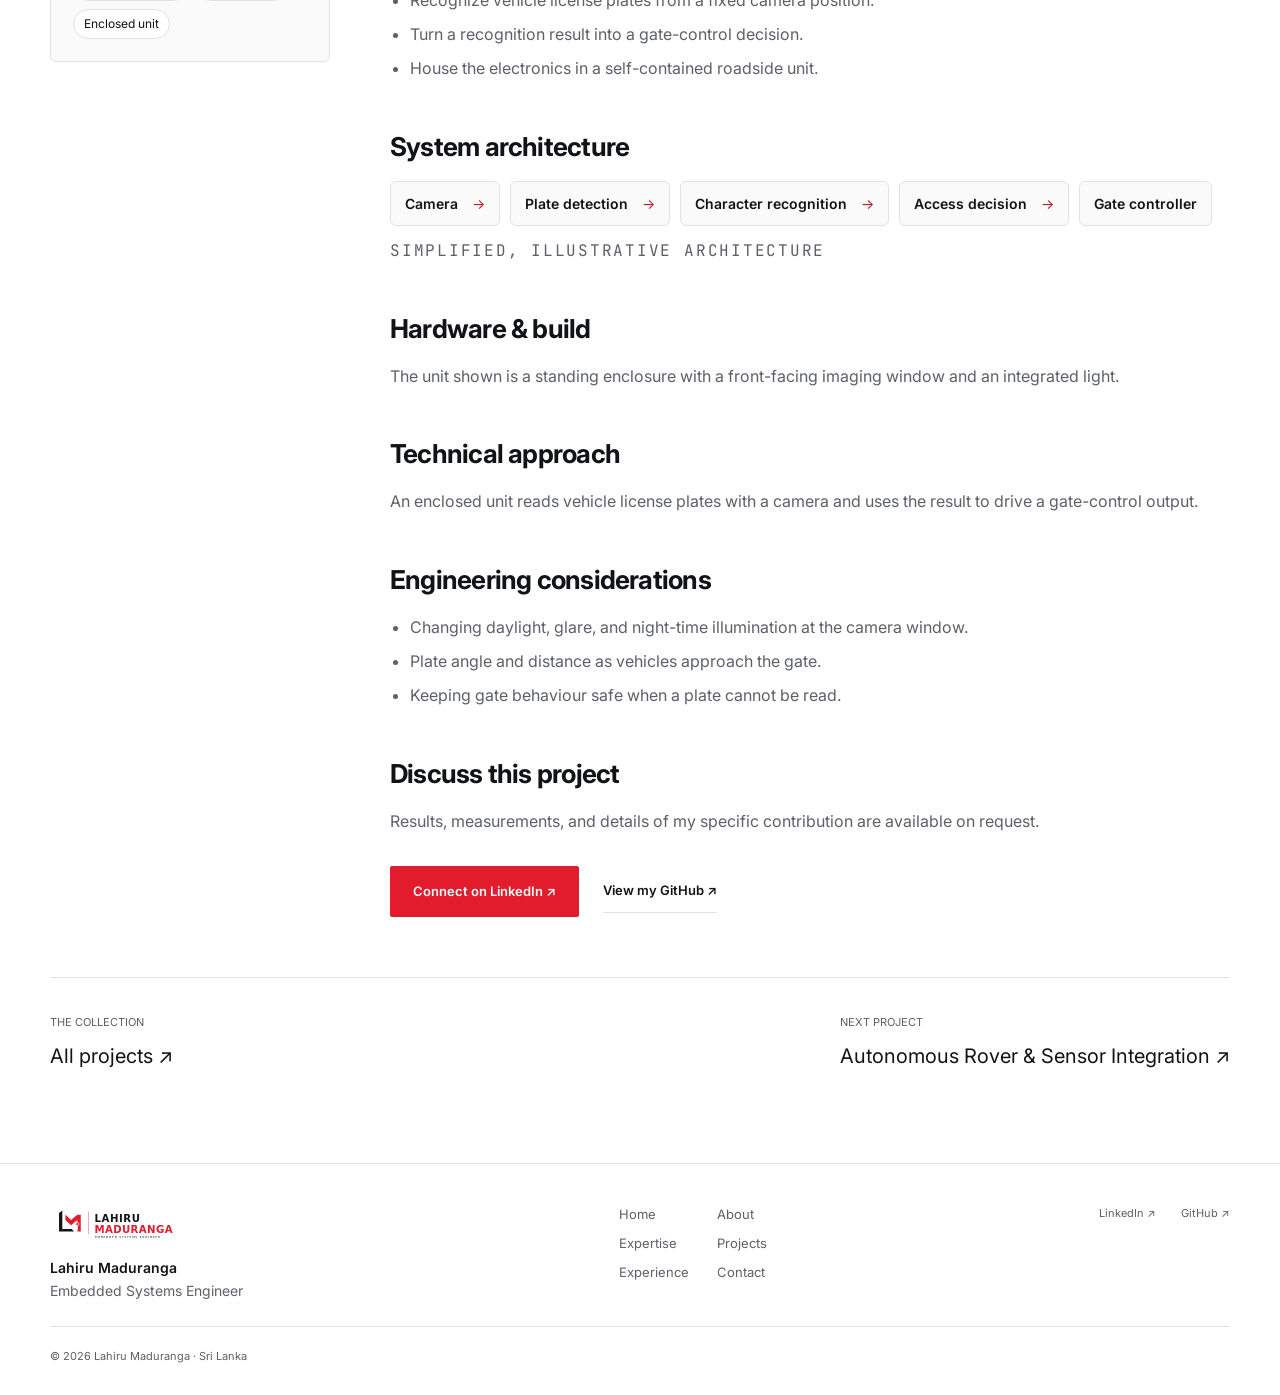
<file: projects/alpr.html>
<!doctype html><html lang="en"><head><meta charset="utf-8"><meta name="viewport" content="width=device-width, initial-scale=1"><meta name="description" content="An automatic license plate recognition unit with a gate-control function."><meta name="theme-color" content="#111317"><meta property="og:title" content="ALPR Unit with Gate Control | Lahiru Maduranga"><meta property="og:description" content="An automatic license plate recognition unit with a gate-control function."><meta property="og:type" content="website"><meta property="og:url" content="https://lahirumaduranga.github.io/projects/alpr.html"><link rel="canonical" href="https://lahirumaduranga.github.io/projects/alpr.html"><title>ALPR Unit with Gate Control | Lahiru Maduranga</title><link rel="icon" href="../assets/favicon.ico" sizes="any"><link rel="icon" type="image/svg+xml" href="../assets/LM_icon_primary.svg"><link rel="apple-touch-icon" href="../assets/apple-touch-icon.png"><script src="../assets/theme.js?v=fb19d05c"></script><link rel="stylesheet" href="../assets/style.css?v=98564730"></head><body><a class="skip" href="#main">Skip to content</a><header class="site-header"><nav class="nav wrap" aria-label="Main navigation"><a class="brand" href="../index.html#top" aria-label="Lahiru Maduranga home"><span class="brand-logo" aria-hidden="true"><img class="logo-light" src="../assets/LM_logo_primary.svg" alt=""><img class="logo-dark" src="../assets/LM_logo_dark_bg.svg" alt=""></span><span class="brand-icons" aria-hidden="true"><img class="icon-light" src="../assets/LM_icon_primary.svg" alt=""><img class="icon-dark" src="../assets/LM_icon_dark.svg" alt=""></span></a><button class="menu-toggle" type="button" aria-expanded="false" aria-controls="nav-menu"><span class="menu-bars" aria-hidden="true"></span><span class="sr-only">Menu</span></button><div class="nav-menu" id="nav-menu"><ul class="nav-links"><li><a href="../index.html#top" data-nav="top">Home</a></li><li><a href="../index.html#about" data-nav="about">About</a></li><li><a href="../index.html#expertise" data-nav="expertise">Expertise</a></li><li><a href="../index.html#projects" data-nav="projects">Projects</a></li><li><a href="../index.html#experience" data-nav="experience">Experience</a></li><li><a href="../index.html#contact" data-nav="contact">Contact</a></li></ul><div class="theme-picker" role="group" aria-label="Colour theme"><button class="theme-choice" data-set-theme="light" aria-label="Light theme" aria-pressed="false" title="Light theme"><span class="theme-swatch white-swatch" aria-hidden="true"></span><span class="theme-name">Light</span></button><button class="theme-choice" data-set-theme="dark" aria-label="Dark theme" aria-pressed="true" title="Dark theme"><span class="theme-swatch black-swatch" aria-hidden="true"></span><span class="theme-name">Dark</span></button></div></div></nav></header><main id="main" class="wrap"><header class="project-hero layered"><div class="hero-backdrop" aria-hidden="true"><div class="hero-grid" data-parallax="-0.35"></div></div><a class="back" href="../index.html#projects">← Back to projects</a><div class="eyebrow">Computer Vision / Access Control / 2023–2024</div><h1>ALPR Unit with Gate Control</h1><p>An automatic license plate recognition unit with a gate-control function.</p><p class="status-line mono"><span class="status">Hardware prototype</span></p></header><figure class="detail-art" data-reveal><img class="project-photo cutout" src="../assets/photos/alpr-unit.webp" alt="ALPR unit enclosure shown in a project graphic labelled ALPR UNIT WITH GATE CONTROL FUNCTION" loading="lazy"><figcaption>ALPR unit with gate control.</figcaption></figure><div class="image-download"><a class="text-link" href="../assets/photos/alpr-unit.webp" target="_blank" rel="noopener">View full-size image ↗<span class="sr-only"> (opens in a new tab)</span></a></div><div class="case-study"><aside class="case-aside" data-reveal><h2 class="mono">Project facts</h2><dl class="detail-meta"><dt>Area</dt><dd>Vision</dd><dt>Status</dt><dd>Hardware prototype</dd><dt>Period listed</dt><dd>2023–2024</dd></dl><ul class="tags" aria-label="Technologies and topics"><li>License-plate recognition</li><li>Camera capture</li><li>Gate control</li><li>Enclosed unit</li></ul></aside><div class="case-main">
<section data-reveal aria-labelledby="cs-overview"><h2 id="cs-overview">Overview</h2><p>An automatic license plate recognition unit with gate control. A camera inside the standing enclosure captures approaching vehicles, and the recognition result drives the gate-control output.</p></section>
<section data-reveal aria-labelledby="cs-problem"><h2 id="cs-problem">Problem</h2><p>Gate access that depends on manual checks is slow and inconsistent at busy entrances.</p></section>
<section data-reveal aria-labelledby="cs-objectives"><h2 id="cs-objectives">Engineering objectives</h2><ul><li>Recognize vehicle license plates from a fixed camera position.</li><li>Turn a recognition result into a gate-control decision.</li><li>House the electronics in a self-contained roadside unit.</li></ul></section>
<section data-reveal aria-labelledby="cs-architecture"><h2 id="cs-architecture">System architecture</h2><ol class="arch-flow"><li>Camera</li><li>Plate detection</li><li>Character recognition</li><li>Access decision</li><li>Gate controller</li></ol><p class="arch-note mono">Simplified, illustrative architecture</p></section>
<section data-reveal aria-labelledby="cs-build"><h2 id="cs-build">Hardware & build</h2><p>The unit shown is a standing enclosure with a front-facing imaging window and an integrated light.</p></section>
<section data-reveal aria-labelledby="cs-approach"><h2 id="cs-approach">Technical approach</h2><p>An enclosed unit reads vehicle license plates with a camera and uses the result to drive a gate-control output.</p></section>
<section data-reveal aria-labelledby="cs-considerations"><h2 id="cs-considerations">Engineering considerations</h2><ul><li>Changing daylight, glare, and night-time illumination at the camera window.</li><li>Plate angle and distance as vehicles approach the gate.</li><li>Keeping gate behaviour safe when a plate cannot be read.</li></ul></section>
<section data-reveal aria-labelledby="cs-more"><h2 id="cs-more">Discuss this project</h2><p>Results, measurements, and details of my specific contribution are available on request.</p><div class="actions"><a href="https://www.linkedin.com/in/lahiru-maduranga97/" class="button" target="_blank" rel="noopener noreferrer">Connect on LinkedIn ↗<span class="sr-only"> (opens in a new tab)</span></a><a href="https://github.com/LahiruMaduranga" class="text-link" target="_blank" rel="noopener noreferrer">View my GitHub ↗<span class="sr-only"> (opens in a new tab)</span></a></div></section>
</div></div><div class="next-project" data-reveal><a href="../index.html#projects"><span>THE COLLECTION</span>All projects ↗</a><a href="rover-chassis.html"><span>NEXT PROJECT</span>Autonomous Rover &amp; Sensor Integration ↗</a></div></main><footer class="site-footer"><div class="wrap footer"><div class="footer-brand"><a class="brand" href="../index.html#top" aria-label="Lahiru Maduranga home"><span class="brand-logo" aria-hidden="true"><img class="logo-light" src="../assets/LM_logo_primary.svg" alt=""><img class="logo-dark" src="../assets/LM_logo_dark_bg.svg" alt=""></span><span class="brand-icons" aria-hidden="true"><img class="icon-light" src="../assets/LM_icon_primary.svg" alt=""><img class="icon-dark" src="../assets/LM_icon_dark.svg" alt=""></span></a><p>Lahiru Maduranga<br><span>Embedded Systems Engineer</span></p></div><nav class="footer-nav" aria-label="Footer navigation"><a href="../index.html#top">Home</a><a href="../index.html#about">About</a><a href="../index.html#expertise">Expertise</a><a href="../index.html#projects">Projects</a><a href="../index.html#experience">Experience</a><a href="../index.html#contact">Contact</a></nav><div class="footer-links"><a href="https://www.linkedin.com/in/lahiru-maduranga97/" class="" target="_blank" rel="noopener noreferrer">LinkedIn ↗<span class="sr-only"> (opens in a new tab)</span></a><a href="https://github.com/LahiruMaduranga" class="" target="_blank" rel="noopener noreferrer">GitHub ↗<span class="sr-only"> (opens in a new tab)</span></a></div><p class="footer-copy">© 2026 Lahiru Maduranga · Sri Lanka</p></div></footer><script src="../assets/app.js?v=748b6e75" defer></script></body></html>
</file>
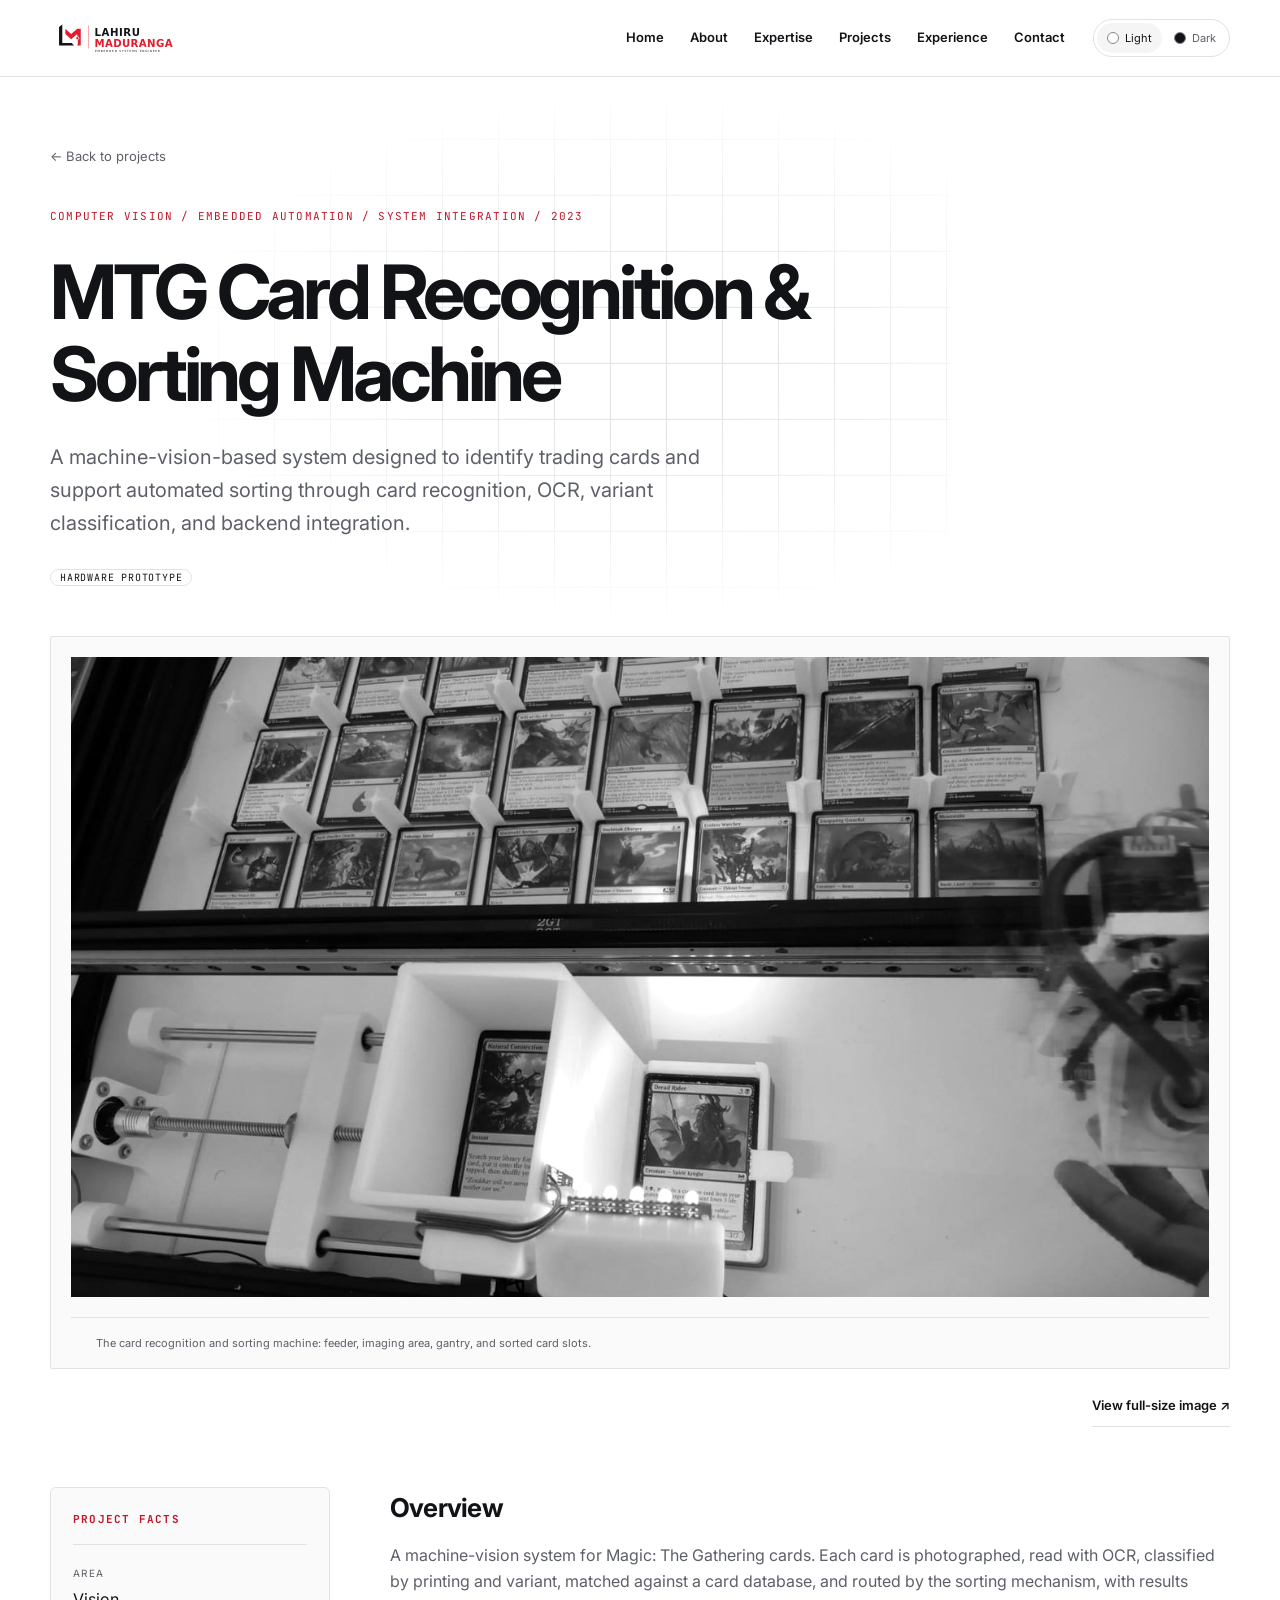
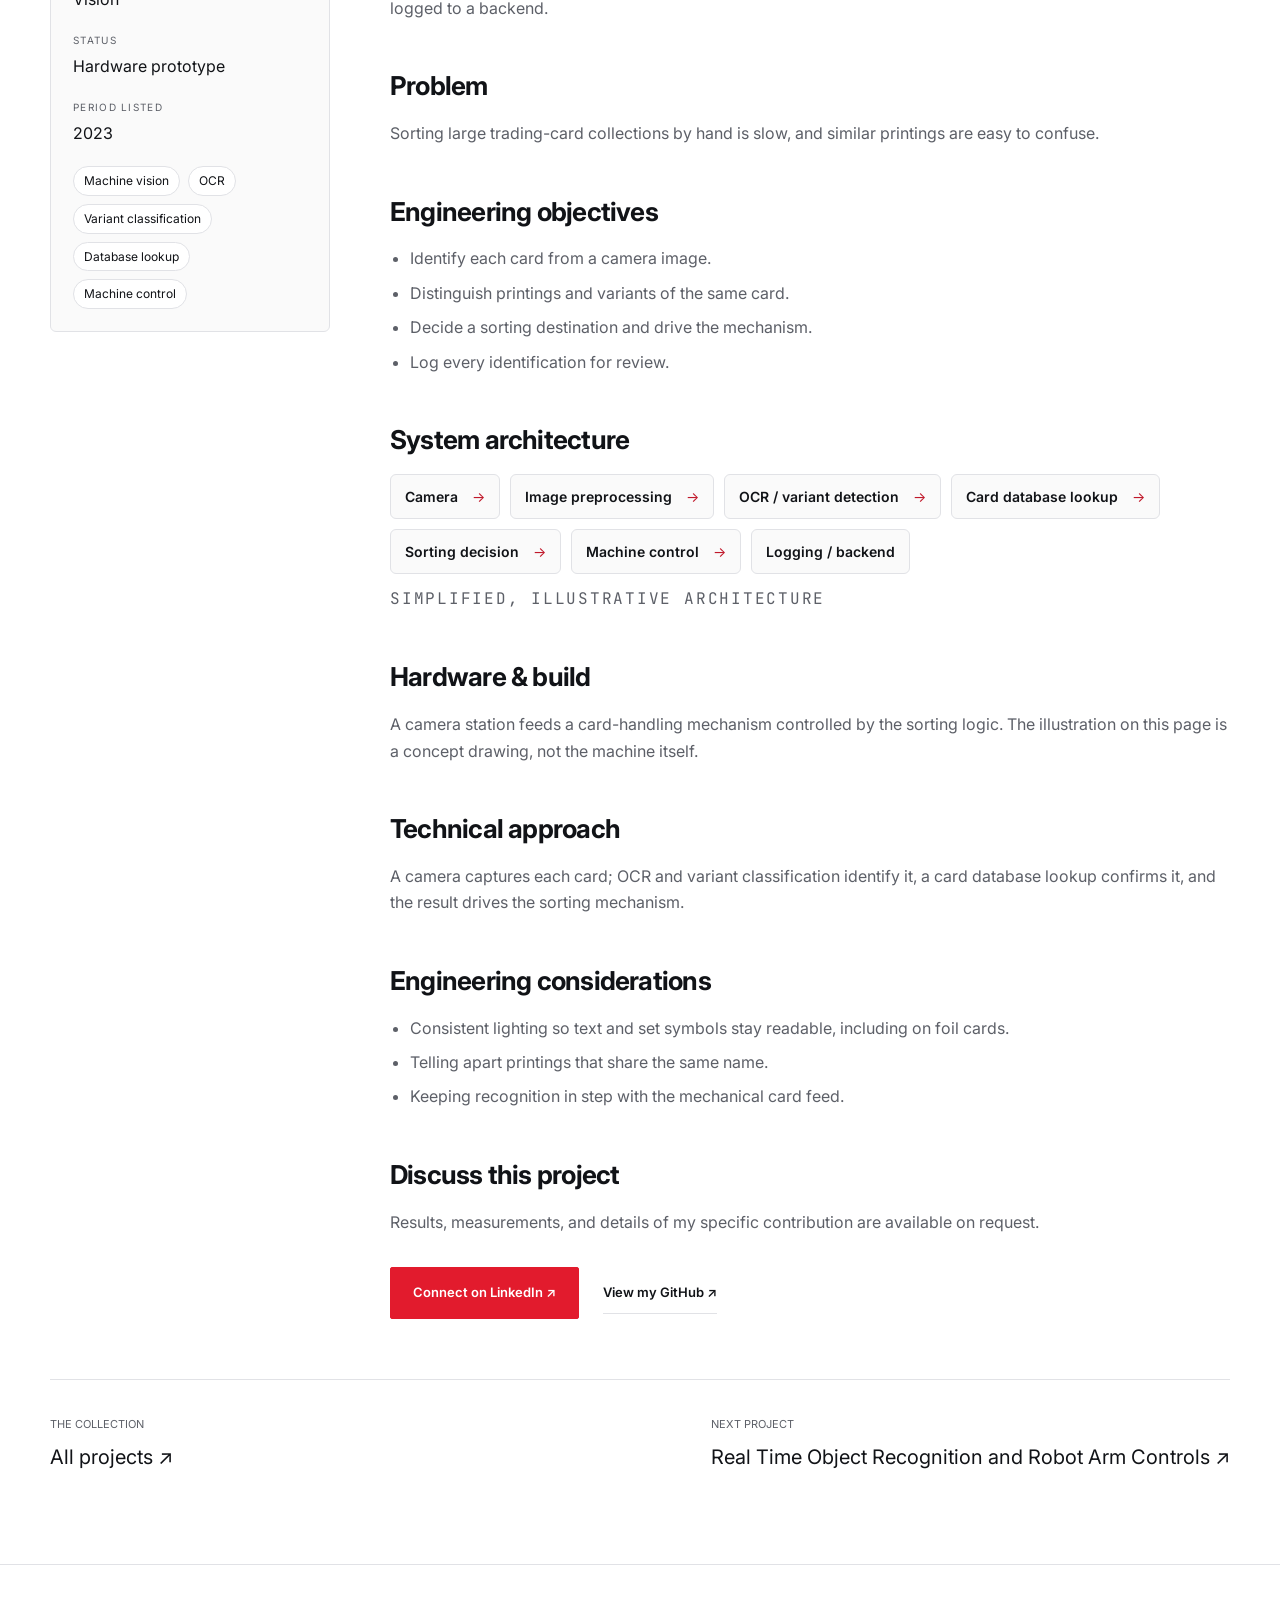
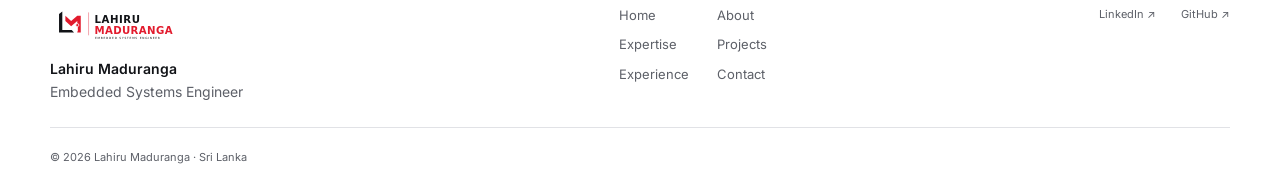
<file: projects/card-sorter.html>
<!doctype html><html lang="en"><head><meta charset="utf-8"><meta name="viewport" content="width=device-width, initial-scale=1"><meta name="description" content="A machine-vision-based system designed to identify trading cards and support automated sorting through card recognition, OCR, variant classification, and backend integration."><meta name="theme-color" content="#111317"><meta property="og:title" content="MTG Card Recognition &amp; Sorting Machine | Lahiru Maduranga"><meta property="og:description" content="A machine-vision-based system designed to identify trading cards and support automated sorting through card recognition, OCR, variant classification, and backend integration."><meta property="og:type" content="website"><meta property="og:url" content="https://lahirumaduranga.github.io/projects/card-sorter.html"><link rel="canonical" href="https://lahirumaduranga.github.io/projects/card-sorter.html"><title>MTG Card Recognition &amp; Sorting Machine | Lahiru Maduranga</title><link rel="icon" href="../assets/favicon.ico" sizes="any"><link rel="icon" type="image/svg+xml" href="../assets/LM_icon_primary.svg"><link rel="apple-touch-icon" href="../assets/apple-touch-icon.png"><script src="../assets/theme.js?v=fb19d05c"></script><link rel="stylesheet" href="../assets/style.css?v=98564730"></head><body><a class="skip" href="#main">Skip to content</a><header class="site-header"><nav class="nav wrap" aria-label="Main navigation"><a class="brand" href="../index.html#top" aria-label="Lahiru Maduranga home"><span class="brand-logo" aria-hidden="true"><img class="logo-light" src="../assets/LM_logo_primary.svg" alt=""><img class="logo-dark" src="../assets/LM_logo_dark_bg.svg" alt=""></span><span class="brand-icons" aria-hidden="true"><img class="icon-light" src="../assets/LM_icon_primary.svg" alt=""><img class="icon-dark" src="../assets/LM_icon_dark.svg" alt=""></span></a><button class="menu-toggle" type="button" aria-expanded="false" aria-controls="nav-menu"><span class="menu-bars" aria-hidden="true"></span><span class="sr-only">Menu</span></button><div class="nav-menu" id="nav-menu"><ul class="nav-links"><li><a href="../index.html#top" data-nav="top">Home</a></li><li><a href="../index.html#about" data-nav="about">About</a></li><li><a href="../index.html#expertise" data-nav="expertise">Expertise</a></li><li><a href="../index.html#projects" data-nav="projects">Projects</a></li><li><a href="../index.html#experience" data-nav="experience">Experience</a></li><li><a href="../index.html#contact" data-nav="contact">Contact</a></li></ul><div class="theme-picker" role="group" aria-label="Colour theme"><button class="theme-choice" data-set-theme="light" aria-label="Light theme" aria-pressed="false" title="Light theme"><span class="theme-swatch white-swatch" aria-hidden="true"></span><span class="theme-name">Light</span></button><button class="theme-choice" data-set-theme="dark" aria-label="Dark theme" aria-pressed="true" title="Dark theme"><span class="theme-swatch black-swatch" aria-hidden="true"></span><span class="theme-name">Dark</span></button></div></div></nav></header><main id="main" class="wrap"><header class="project-hero layered"><div class="hero-backdrop" aria-hidden="true"><div class="hero-grid" data-parallax="-0.35"></div></div><a class="back" href="../index.html#projects">← Back to projects</a><div class="eyebrow">Computer Vision / Embedded Automation / System Integration / 2023</div><h1>MTG Card Recognition &amp; Sorting Machine</h1><p>A machine-vision-based system designed to identify trading cards and support automated sorting through card recognition, OCR, variant classification, and backend integration.</p><p class="status-line mono"><span class="status">Hardware prototype</span></p></header><figure class="detail-art" data-reveal><img class="project-photo graded" src="../assets/photos/card-sorter.jpg" alt="Card sorting machine with a card feeder on a lead-screw stage, an LED light bar, a belt-driven gantry, and rows of sorted trading cards in slots" loading="lazy"><figcaption>The card recognition and sorting machine: feeder, imaging area, gantry, and sorted card slots.</figcaption></figure><div class="image-download"><a class="text-link" href="../assets/photos/card-sorter.jpg" target="_blank" rel="noopener">View full-size image ↗<span class="sr-only"> (opens in a new tab)</span></a></div><div class="case-study"><aside class="case-aside" data-reveal><h2 class="mono">Project facts</h2><dl class="detail-meta"><dt>Area</dt><dd>Vision</dd><dt>Status</dt><dd>Hardware prototype</dd><dt>Period listed</dt><dd>2023</dd></dl><ul class="tags" aria-label="Technologies and topics"><li>Machine vision</li><li>OCR</li><li>Variant classification</li><li>Database lookup</li><li>Machine control</li></ul></aside><div class="case-main">
<section data-reveal aria-labelledby="cs-overview"><h2 id="cs-overview">Overview</h2><p>A machine-vision system for Magic: The Gathering cards. Each card is photographed, read with OCR, classified by printing and variant, matched against a card database, and routed by the sorting mechanism, with results logged to a backend.</p></section>
<section data-reveal aria-labelledby="cs-problem"><h2 id="cs-problem">Problem</h2><p>Sorting large trading-card collections by hand is slow, and similar printings are easy to confuse.</p></section>
<section data-reveal aria-labelledby="cs-objectives"><h2 id="cs-objectives">Engineering objectives</h2><ul><li>Identify each card from a camera image.</li><li>Distinguish printings and variants of the same card.</li><li>Decide a sorting destination and drive the mechanism.</li><li>Log every identification for review.</li></ul></section>
<section data-reveal aria-labelledby="cs-architecture"><h2 id="cs-architecture">System architecture</h2><ol class="arch-flow"><li>Camera</li><li>Image preprocessing</li><li>OCR / variant detection</li><li>Card database lookup</li><li>Sorting decision</li><li>Machine control</li><li>Logging / backend</li></ol><p class="arch-note mono">Simplified, illustrative architecture</p></section>
<section data-reveal aria-labelledby="cs-build"><h2 id="cs-build">Hardware & build</h2><p>A camera station feeds a card-handling mechanism controlled by the sorting logic. The illustration on this page is a concept drawing, not the machine itself.</p></section>
<section data-reveal aria-labelledby="cs-approach"><h2 id="cs-approach">Technical approach</h2><p>A camera captures each card; OCR and variant classification identify it, a card database lookup confirms it, and the result drives the sorting mechanism.</p></section>
<section data-reveal aria-labelledby="cs-considerations"><h2 id="cs-considerations">Engineering considerations</h2><ul><li>Consistent lighting so text and set symbols stay readable, including on foil cards.</li><li>Telling apart printings that share the same name.</li><li>Keeping recognition in step with the mechanical card feed.</li></ul></section>
<section data-reveal aria-labelledby="cs-more"><h2 id="cs-more">Discuss this project</h2><p>Results, measurements, and details of my specific contribution are available on request.</p><div class="actions"><a href="https://www.linkedin.com/in/lahiru-maduranga97/" class="button" target="_blank" rel="noopener noreferrer">Connect on LinkedIn ↗<span class="sr-only"> (opens in a new tab)</span></a><a href="https://github.com/LahiruMaduranga" class="text-link" target="_blank" rel="noopener noreferrer">View my GitHub ↗<span class="sr-only"> (opens in a new tab)</span></a></div></section>
</div></div><div class="next-project" data-reveal><a href="../index.html#projects"><span>THE COLLECTION</span>All projects ↗</a><a href="robotic-arm.html"><span>NEXT PROJECT</span>Real Time Object Recognition and Robot Arm Controls ↗</a></div></main><footer class="site-footer"><div class="wrap footer"><div class="footer-brand"><a class="brand" href="../index.html#top" aria-label="Lahiru Maduranga home"><span class="brand-logo" aria-hidden="true"><img class="logo-light" src="../assets/LM_logo_primary.svg" alt=""><img class="logo-dark" src="../assets/LM_logo_dark_bg.svg" alt=""></span><span class="brand-icons" aria-hidden="true"><img class="icon-light" src="../assets/LM_icon_primary.svg" alt=""><img class="icon-dark" src="../assets/LM_icon_dark.svg" alt=""></span></a><p>Lahiru Maduranga<br><span>Embedded Systems Engineer</span></p></div><nav class="footer-nav" aria-label="Footer navigation"><a href="../index.html#top">Home</a><a href="../index.html#about">About</a><a href="../index.html#expertise">Expertise</a><a href="../index.html#projects">Projects</a><a href="../index.html#experience">Experience</a><a href="../index.html#contact">Contact</a></nav><div class="footer-links"><a href="https://www.linkedin.com/in/lahiru-maduranga97/" class="" target="_blank" rel="noopener noreferrer">LinkedIn ↗<span class="sr-only"> (opens in a new tab)</span></a><a href="https://github.com/LahiruMaduranga" class="" target="_blank" rel="noopener noreferrer">GitHub ↗<span class="sr-only"> (opens in a new tab)</span></a></div><p class="footer-copy">© 2026 Lahiru Maduranga · Sri Lanka</p></div></footer><script src="../assets/app.js?v=748b6e75" defer></script></body></html>
</file>
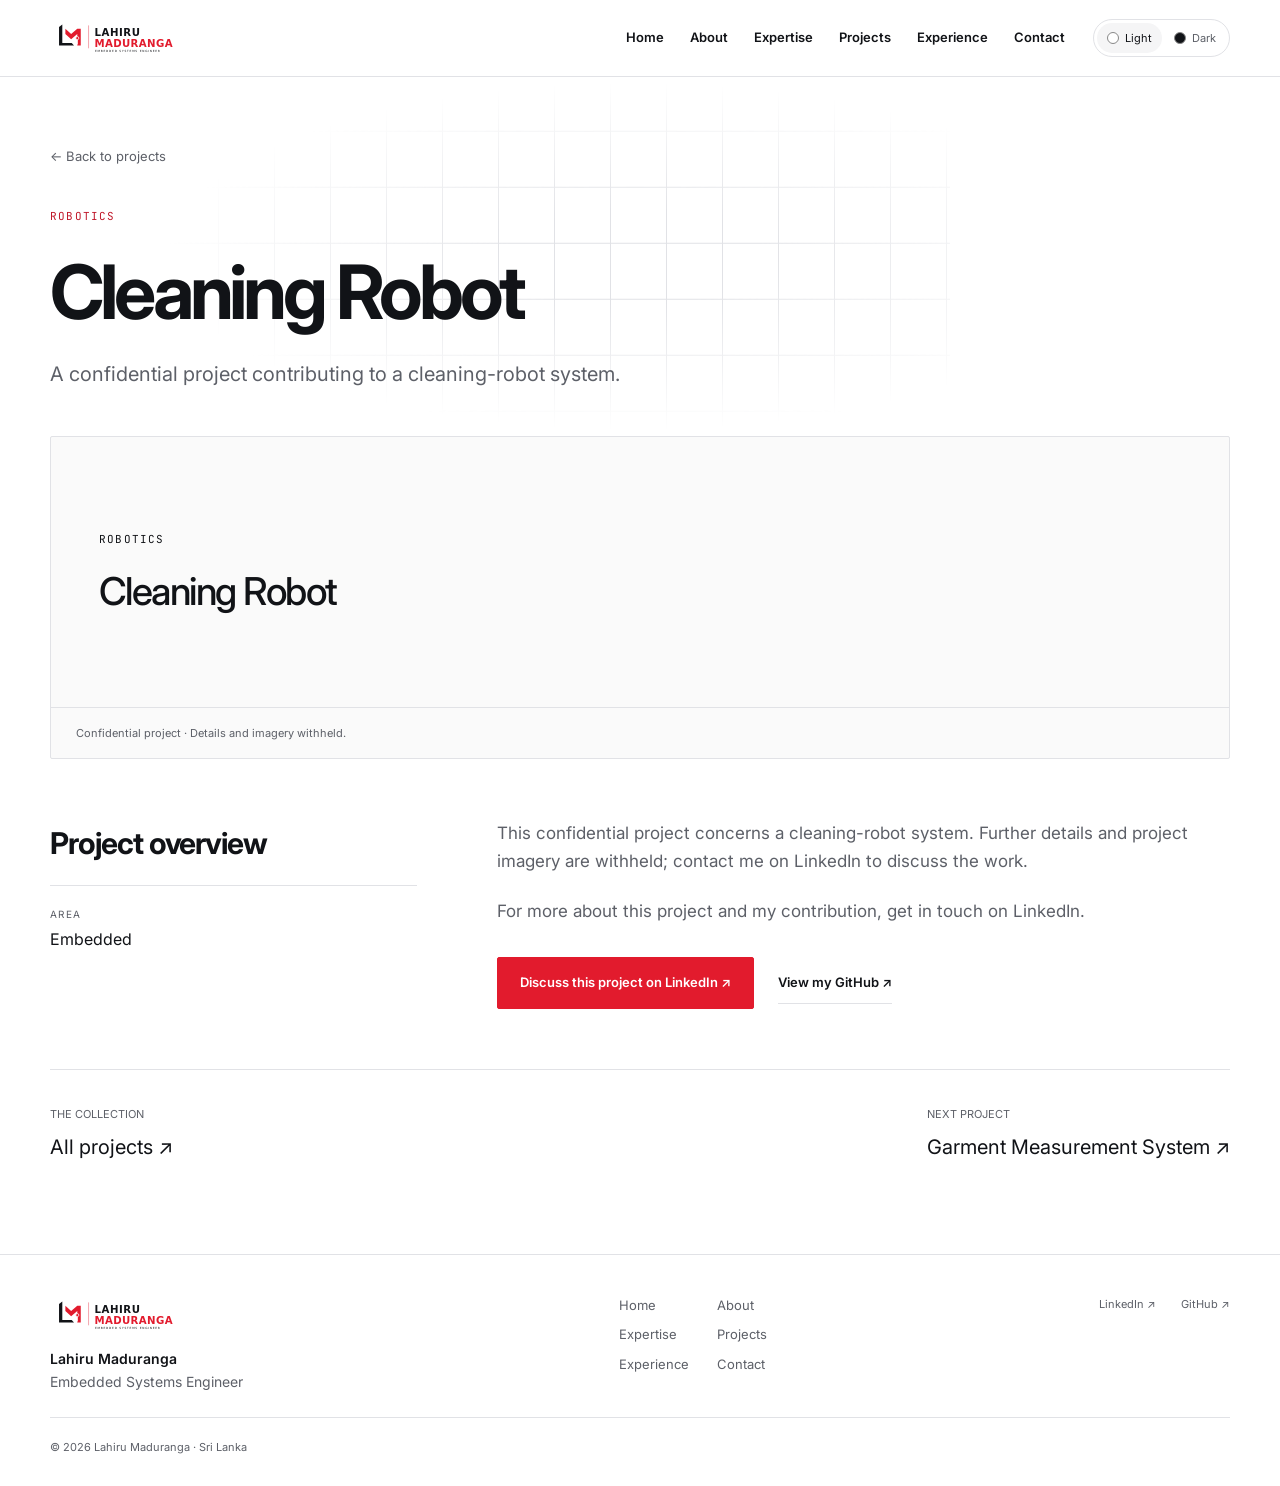
<file: projects/cleaning-robot-interface.html>
<!doctype html><html lang="en"><head><meta charset="utf-8"><meta name="viewport" content="width=device-width, initial-scale=1"><meta name="description" content="A confidential project contributing to a cleaning-robot system."><meta name="theme-color" content="#111317"><meta property="og:title" content="Cleaning Robot | Lahiru Maduranga"><meta property="og:description" content="A confidential project contributing to a cleaning-robot system."><meta property="og:type" content="website"><meta property="og:url" content="https://lahirumaduranga.github.io/projects/cleaning-robot-interface.html"><link rel="canonical" href="https://lahirumaduranga.github.io/projects/cleaning-robot-interface.html"><title>Cleaning Robot | Lahiru Maduranga</title><link rel="icon" href="../assets/favicon.ico" sizes="any"><link rel="icon" type="image/svg+xml" href="../assets/LM_icon_primary.svg"><link rel="apple-touch-icon" href="../assets/apple-touch-icon.png"><script src="../assets/theme.js?v=fb19d05c"></script><link rel="stylesheet" href="../assets/style.css?v=98564730"></head><body><a class="skip" href="#main">Skip to content</a><header class="site-header"><nav class="nav wrap" aria-label="Main navigation"><a class="brand" href="../index.html#top" aria-label="Lahiru Maduranga home"><span class="brand-logo" aria-hidden="true"><img class="logo-light" src="../assets/LM_logo_primary.svg" alt=""><img class="logo-dark" src="../assets/LM_logo_dark_bg.svg" alt=""></span><span class="brand-icons" aria-hidden="true"><img class="icon-light" src="../assets/LM_icon_primary.svg" alt=""><img class="icon-dark" src="../assets/LM_icon_dark.svg" alt=""></span></a><button class="menu-toggle" type="button" aria-expanded="false" aria-controls="nav-menu"><span class="menu-bars" aria-hidden="true"></span><span class="sr-only">Menu</span></button><div class="nav-menu" id="nav-menu"><ul class="nav-links"><li><a href="../index.html#top" data-nav="top">Home</a></li><li><a href="../index.html#about" data-nav="about">About</a></li><li><a href="../index.html#expertise" data-nav="expertise">Expertise</a></li><li><a href="../index.html#projects" data-nav="projects">Projects</a></li><li><a href="../index.html#experience" data-nav="experience">Experience</a></li><li><a href="../index.html#contact" data-nav="contact">Contact</a></li></ul><div class="theme-picker" role="group" aria-label="Colour theme"><button class="theme-choice" data-set-theme="light" aria-label="Light theme" aria-pressed="false" title="Light theme"><span class="theme-swatch white-swatch" aria-hidden="true"></span><span class="theme-name">Light</span></button><button class="theme-choice" data-set-theme="dark" aria-label="Dark theme" aria-pressed="true" title="Dark theme"><span class="theme-swatch black-swatch" aria-hidden="true"></span><span class="theme-name">Dark</span></button></div></div></nav></header><main id="main" class="wrap"><header class="project-hero layered"><div class="hero-backdrop" aria-hidden="true"><div class="hero-grid" data-parallax="-0.35"></div></div><a class="back" href="../index.html#projects">← Back to projects</a><div class="eyebrow">Robotics</div><h1>Cleaning Robot</h1><p>A confidential project contributing to a cleaning-robot system.</p></header><figure class="detail-art" data-reveal><div class="project-typographic"><span class="mono">Robotics</span><strong>Cleaning Robot</strong></div><figcaption>Confidential project · Details and imagery withheld.</figcaption></figure><section class="detail-content" aria-labelledby="overview-title"><div data-reveal><h2 id="overview-title">Project overview</h2><dl class="detail-meta"><dt>Area</dt><dd>Embedded</dd></dl></div><div data-reveal><p>This confidential project concerns a cleaning-robot system. Further details and project imagery are withheld; contact me on LinkedIn to discuss the work.</p><p>For more about this project and my contribution, get in touch on LinkedIn.</p><div class="actions"><a href="https://www.linkedin.com/in/lahiru-maduranga97/" class="button" target="_blank" rel="noopener noreferrer">Discuss this project on LinkedIn ↗<span class="sr-only"> (opens in a new tab)</span></a><a href="https://github.com/LahiruMaduranga" class="text-link" target="_blank" rel="noopener noreferrer">View my GitHub ↗<span class="sr-only"> (opens in a new tab)</span></a></div></div></section><div class="next-project" data-reveal><a href="../index.html#projects"><span>THE COLLECTION</span>All projects ↗</a><a href="garment-measurement.html"><span>NEXT PROJECT</span>Garment Measurement System ↗</a></div></main><footer class="site-footer"><div class="wrap footer"><div class="footer-brand"><a class="brand" href="../index.html#top" aria-label="Lahiru Maduranga home"><span class="brand-logo" aria-hidden="true"><img class="logo-light" src="../assets/LM_logo_primary.svg" alt=""><img class="logo-dark" src="../assets/LM_logo_dark_bg.svg" alt=""></span><span class="brand-icons" aria-hidden="true"><img class="icon-light" src="../assets/LM_icon_primary.svg" alt=""><img class="icon-dark" src="../assets/LM_icon_dark.svg" alt=""></span></a><p>Lahiru Maduranga<br><span>Embedded Systems Engineer</span></p></div><nav class="footer-nav" aria-label="Footer navigation"><a href="../index.html#top">Home</a><a href="../index.html#about">About</a><a href="../index.html#expertise">Expertise</a><a href="../index.html#projects">Projects</a><a href="../index.html#experience">Experience</a><a href="../index.html#contact">Contact</a></nav><div class="footer-links"><a href="https://www.linkedin.com/in/lahiru-maduranga97/" class="" target="_blank" rel="noopener noreferrer">LinkedIn ↗<span class="sr-only"> (opens in a new tab)</span></a><a href="https://github.com/LahiruMaduranga" class="" target="_blank" rel="noopener noreferrer">GitHub ↗<span class="sr-only"> (opens in a new tab)</span></a></div><p class="footer-copy">© 2026 Lahiru Maduranga · Sri Lanka</p></div></footer><script src="../assets/app.js?v=748b6e75" defer></script></body></html>
</file>
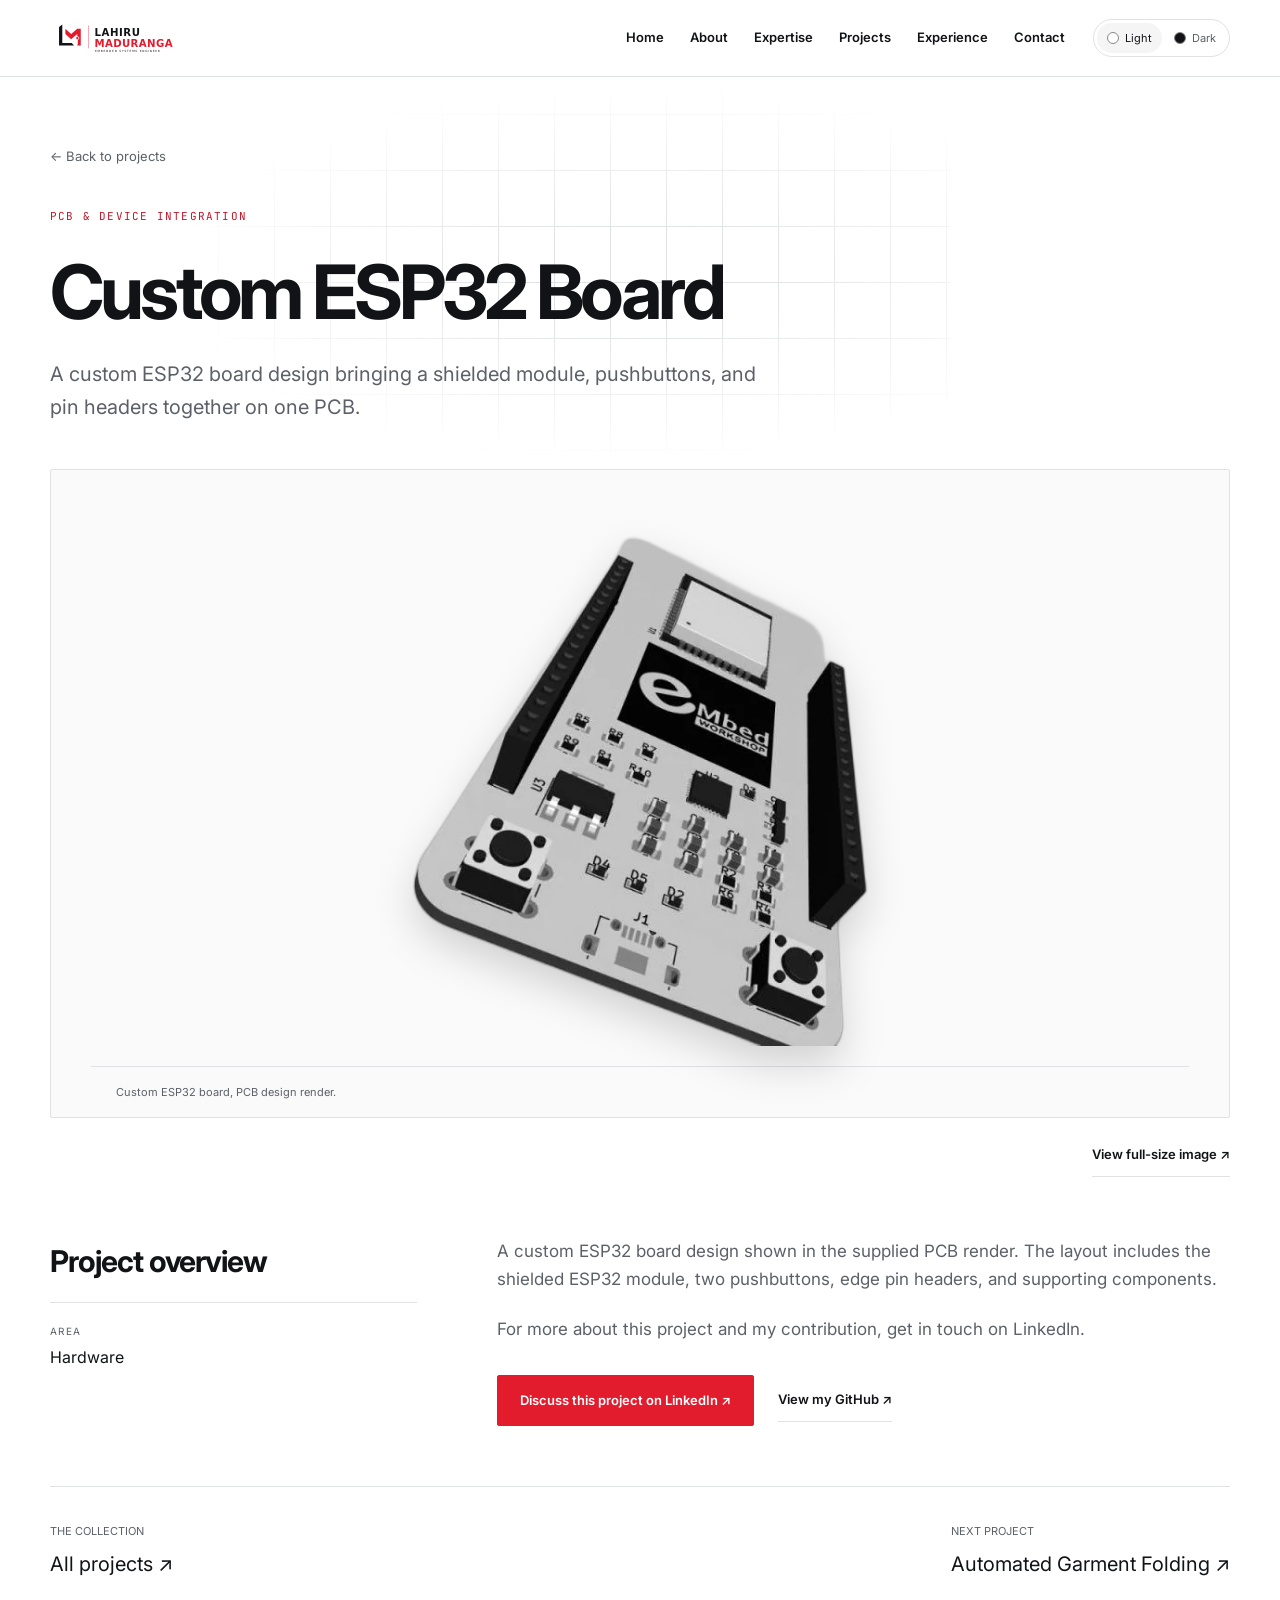
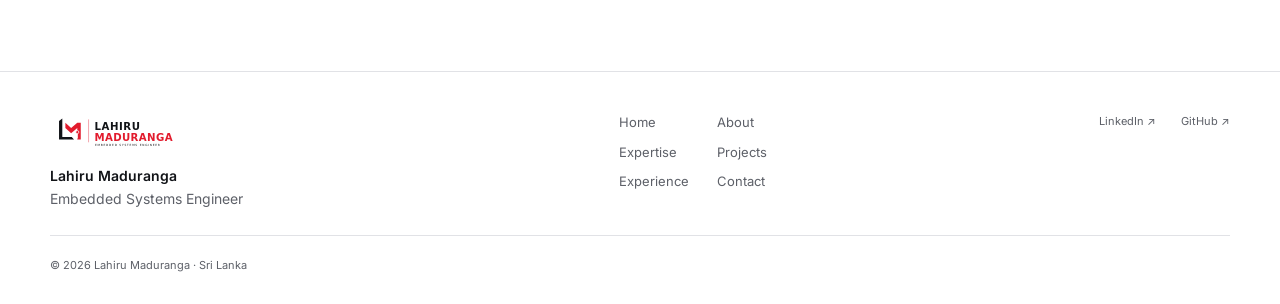
<file: projects/development-board.html>
<!doctype html><html lang="en"><head><meta charset="utf-8"><meta name="viewport" content="width=device-width, initial-scale=1"><meta name="description" content="A custom ESP32 board design bringing a shielded module, pushbuttons, and pin headers together on one PCB."><meta name="theme-color" content="#111317"><meta property="og:title" content="Custom ESP32 Board | Lahiru Maduranga"><meta property="og:description" content="A custom ESP32 board design bringing a shielded module, pushbuttons, and pin headers together on one PCB."><meta property="og:type" content="website"><meta property="og:url" content="https://lahirumaduranga.github.io/projects/development-board.html"><link rel="canonical" href="https://lahirumaduranga.github.io/projects/development-board.html"><title>Custom ESP32 Board | Lahiru Maduranga</title><link rel="icon" href="../assets/favicon.ico" sizes="any"><link rel="icon" type="image/svg+xml" href="../assets/LM_icon_primary.svg"><link rel="apple-touch-icon" href="../assets/apple-touch-icon.png"><script src="../assets/theme.js?v=fb19d05c"></script><link rel="stylesheet" href="../assets/style.css?v=98564730"></head><body><a class="skip" href="#main">Skip to content</a><header class="site-header"><nav class="nav wrap" aria-label="Main navigation"><a class="brand" href="../index.html#top" aria-label="Lahiru Maduranga home"><span class="brand-logo" aria-hidden="true"><img class="logo-light" src="../assets/LM_logo_primary.svg" alt=""><img class="logo-dark" src="../assets/LM_logo_dark_bg.svg" alt=""></span><span class="brand-icons" aria-hidden="true"><img class="icon-light" src="../assets/LM_icon_primary.svg" alt=""><img class="icon-dark" src="../assets/LM_icon_dark.svg" alt=""></span></a><button class="menu-toggle" type="button" aria-expanded="false" aria-controls="nav-menu"><span class="menu-bars" aria-hidden="true"></span><span class="sr-only">Menu</span></button><div class="nav-menu" id="nav-menu"><ul class="nav-links"><li><a href="../index.html#top" data-nav="top">Home</a></li><li><a href="../index.html#about" data-nav="about">About</a></li><li><a href="../index.html#expertise" data-nav="expertise">Expertise</a></li><li><a href="../index.html#projects" data-nav="projects">Projects</a></li><li><a href="../index.html#experience" data-nav="experience">Experience</a></li><li><a href="../index.html#contact" data-nav="contact">Contact</a></li></ul><div class="theme-picker" role="group" aria-label="Colour theme"><button class="theme-choice" data-set-theme="light" aria-label="Light theme" aria-pressed="false" title="Light theme"><span class="theme-swatch white-swatch" aria-hidden="true"></span><span class="theme-name">Light</span></button><button class="theme-choice" data-set-theme="dark" aria-label="Dark theme" aria-pressed="true" title="Dark theme"><span class="theme-swatch black-swatch" aria-hidden="true"></span><span class="theme-name">Dark</span></button></div></div></nav></header><main id="main" class="wrap"><header class="project-hero layered"><div class="hero-backdrop" aria-hidden="true"><div class="hero-grid" data-parallax="-0.35"></div></div><a class="back" href="../index.html#projects">← Back to projects</a><div class="eyebrow">PCB &amp; device integration</div><h1>Custom ESP32 Board</h1><p>A custom ESP32 board design bringing a shielded module, pushbuttons, and pin headers together on one PCB.</p></header><figure class="detail-art" data-reveal><img class="project-photo cutout" src="../assets/photos/development-board.webp" alt="Custom ESP32 board render with the shielded ESP32 module, two pushbuttons, pin headers on both edges, and supporting components" loading="lazy"><figcaption>Custom ESP32 board, PCB design render.</figcaption></figure><div class="image-download"><a class="text-link" href="../assets/photos/development-board.webp" target="_blank" rel="noopener">View full-size image ↗<span class="sr-only"> (opens in a new tab)</span></a></div><section class="detail-content" aria-labelledby="overview-title"><div data-reveal><h2 id="overview-title">Project overview</h2><dl class="detail-meta"><dt>Area</dt><dd>Hardware</dd></dl></div><div data-reveal><p>A custom ESP32 board design shown in the supplied PCB render. The layout includes the shielded ESP32 module, two pushbuttons, edge pin headers, and supporting components.</p><p>For more about this project and my contribution, get in touch on LinkedIn.</p><div class="actions"><a href="https://www.linkedin.com/in/lahiru-maduranga97/" class="button" target="_blank" rel="noopener noreferrer">Discuss this project on LinkedIn ↗<span class="sr-only"> (opens in a new tab)</span></a><a href="https://github.com/LahiruMaduranga" class="text-link" target="_blank" rel="noopener noreferrer">View my GitHub ↗<span class="sr-only"> (opens in a new tab)</span></a></div></div></section><div class="next-project" data-reveal><a href="../index.html#projects"><span>THE COLLECTION</span>All projects ↗</a><a href="fabric-handling.html"><span>NEXT PROJECT</span>Automated Garment Folding ↗</a></div></main><footer class="site-footer"><div class="wrap footer"><div class="footer-brand"><a class="brand" href="../index.html#top" aria-label="Lahiru Maduranga home"><span class="brand-logo" aria-hidden="true"><img class="logo-light" src="../assets/LM_logo_primary.svg" alt=""><img class="logo-dark" src="../assets/LM_logo_dark_bg.svg" alt=""></span><span class="brand-icons" aria-hidden="true"><img class="icon-light" src="../assets/LM_icon_primary.svg" alt=""><img class="icon-dark" src="../assets/LM_icon_dark.svg" alt=""></span></a><p>Lahiru Maduranga<br><span>Embedded Systems Engineer</span></p></div><nav class="footer-nav" aria-label="Footer navigation"><a href="../index.html#top">Home</a><a href="../index.html#about">About</a><a href="../index.html#expertise">Expertise</a><a href="../index.html#projects">Projects</a><a href="../index.html#experience">Experience</a><a href="../index.html#contact">Contact</a></nav><div class="footer-links"><a href="https://www.linkedin.com/in/lahiru-maduranga97/" class="" target="_blank" rel="noopener noreferrer">LinkedIn ↗<span class="sr-only"> (opens in a new tab)</span></a><a href="https://github.com/LahiruMaduranga" class="" target="_blank" rel="noopener noreferrer">GitHub ↗<span class="sr-only"> (opens in a new tab)</span></a></div><p class="footer-copy">© 2026 Lahiru Maduranga · Sri Lanka</p></div></footer><script src="../assets/app.js?v=748b6e75" defer></script></body></html>
</file>
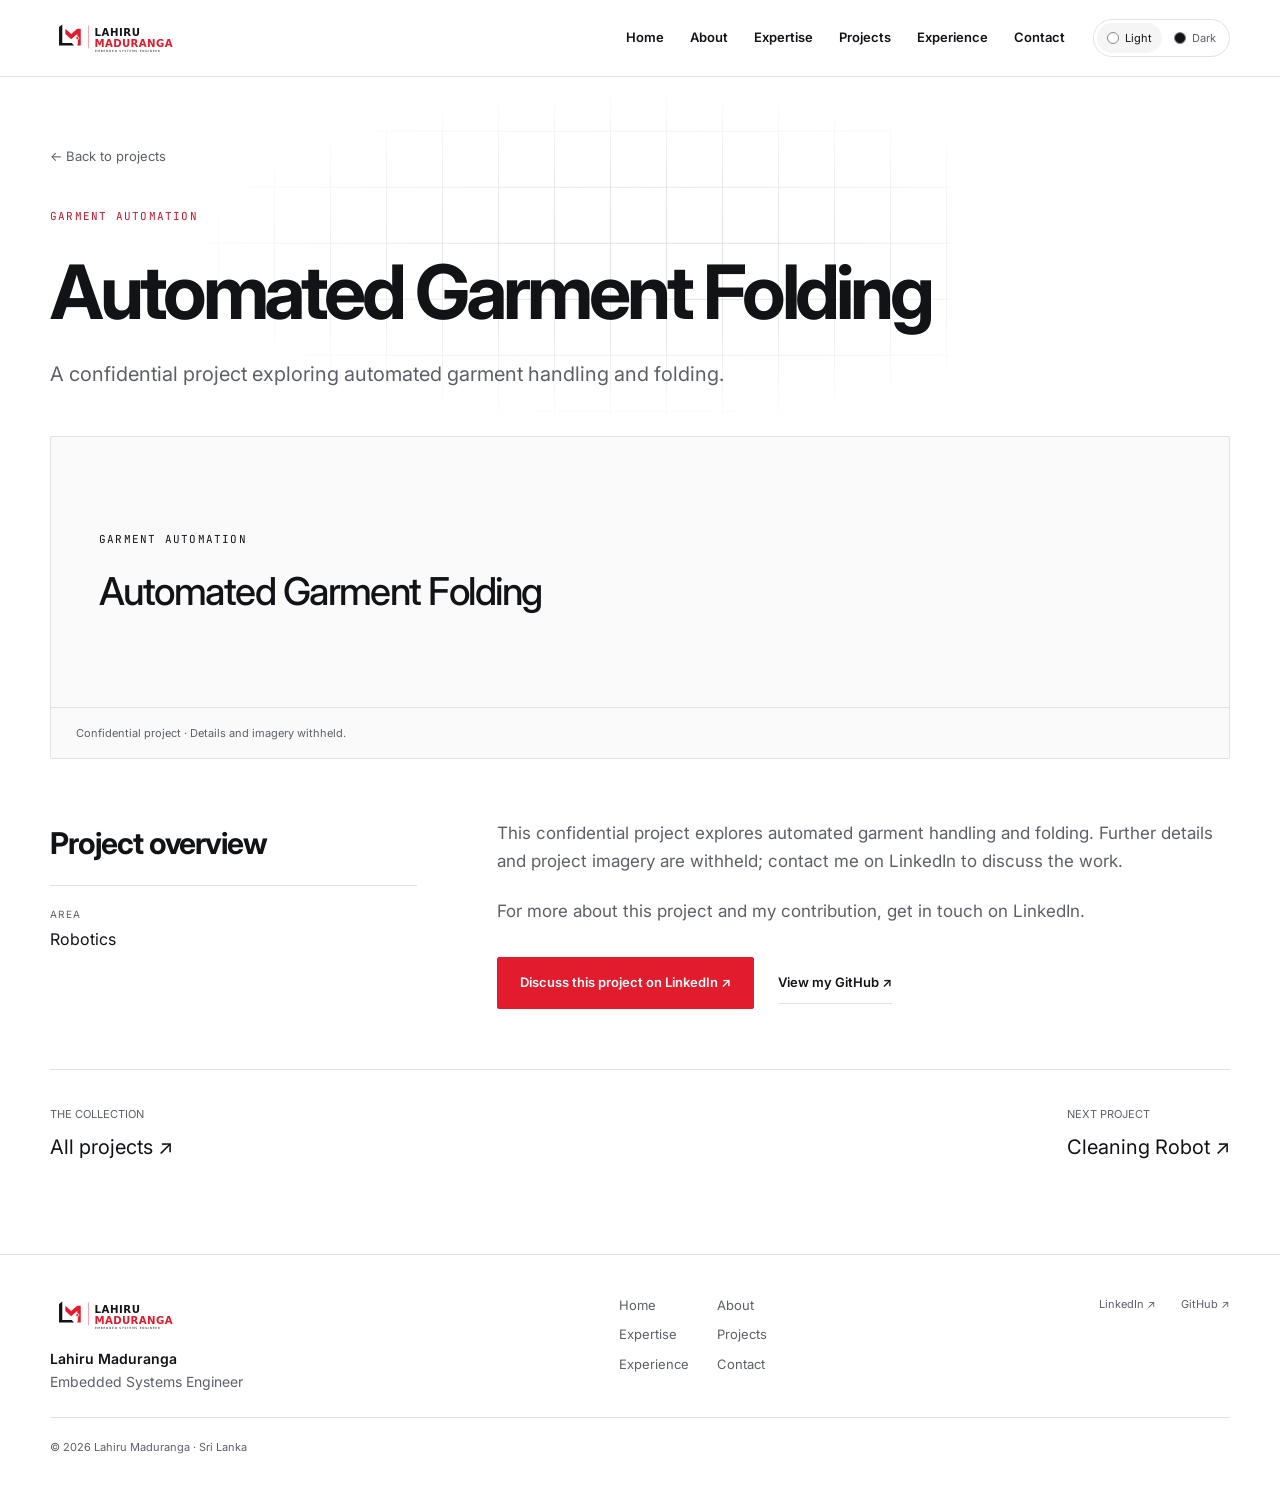
<file: projects/fabric-handling.html>
<!doctype html><html lang="en"><head><meta charset="utf-8"><meta name="viewport" content="width=device-width, initial-scale=1"><meta name="description" content="A confidential project exploring automated garment handling and folding."><meta name="theme-color" content="#111317"><meta property="og:title" content="Automated Garment Folding | Lahiru Maduranga"><meta property="og:description" content="A confidential project exploring automated garment handling and folding."><meta property="og:type" content="website"><meta property="og:url" content="https://lahirumaduranga.github.io/projects/fabric-handling.html"><link rel="canonical" href="https://lahirumaduranga.github.io/projects/fabric-handling.html"><title>Automated Garment Folding | Lahiru Maduranga</title><link rel="icon" href="../assets/favicon.ico" sizes="any"><link rel="icon" type="image/svg+xml" href="../assets/LM_icon_primary.svg"><link rel="apple-touch-icon" href="../assets/apple-touch-icon.png"><script src="../assets/theme.js?v=fb19d05c"></script><link rel="stylesheet" href="../assets/style.css?v=98564730"></head><body><a class="skip" href="#main">Skip to content</a><header class="site-header"><nav class="nav wrap" aria-label="Main navigation"><a class="brand" href="../index.html#top" aria-label="Lahiru Maduranga home"><span class="brand-logo" aria-hidden="true"><img class="logo-light" src="../assets/LM_logo_primary.svg" alt=""><img class="logo-dark" src="../assets/LM_logo_dark_bg.svg" alt=""></span><span class="brand-icons" aria-hidden="true"><img class="icon-light" src="../assets/LM_icon_primary.svg" alt=""><img class="icon-dark" src="../assets/LM_icon_dark.svg" alt=""></span></a><button class="menu-toggle" type="button" aria-expanded="false" aria-controls="nav-menu"><span class="menu-bars" aria-hidden="true"></span><span class="sr-only">Menu</span></button><div class="nav-menu" id="nav-menu"><ul class="nav-links"><li><a href="../index.html#top" data-nav="top">Home</a></li><li><a href="../index.html#about" data-nav="about">About</a></li><li><a href="../index.html#expertise" data-nav="expertise">Expertise</a></li><li><a href="../index.html#projects" data-nav="projects">Projects</a></li><li><a href="../index.html#experience" data-nav="experience">Experience</a></li><li><a href="../index.html#contact" data-nav="contact">Contact</a></li></ul><div class="theme-picker" role="group" aria-label="Colour theme"><button class="theme-choice" data-set-theme="light" aria-label="Light theme" aria-pressed="false" title="Light theme"><span class="theme-swatch white-swatch" aria-hidden="true"></span><span class="theme-name">Light</span></button><button class="theme-choice" data-set-theme="dark" aria-label="Dark theme" aria-pressed="true" title="Dark theme"><span class="theme-swatch black-swatch" aria-hidden="true"></span><span class="theme-name">Dark</span></button></div></div></nav></header><main id="main" class="wrap"><header class="project-hero layered"><div class="hero-backdrop" aria-hidden="true"><div class="hero-grid" data-parallax="-0.35"></div></div><a class="back" href="../index.html#projects">← Back to projects</a><div class="eyebrow">Garment automation</div><h1>Automated Garment Folding</h1><p>A confidential project exploring automated garment handling and folding.</p></header><figure class="detail-art" data-reveal><div class="project-typographic"><span class="mono">Garment automation</span><strong>Automated Garment Folding</strong></div><figcaption>Confidential project · Details and imagery withheld.</figcaption></figure><section class="detail-content" aria-labelledby="overview-title"><div data-reveal><h2 id="overview-title">Project overview</h2><dl class="detail-meta"><dt>Area</dt><dd>Robotics</dd></dl></div><div data-reveal><p>This confidential project explores automated garment handling and folding. Further details and project imagery are withheld; contact me on LinkedIn to discuss the work.</p><p>For more about this project and my contribution, get in touch on LinkedIn.</p><div class="actions"><a href="https://www.linkedin.com/in/lahiru-maduranga97/" class="button" target="_blank" rel="noopener noreferrer">Discuss this project on LinkedIn ↗<span class="sr-only"> (opens in a new tab)</span></a><a href="https://github.com/LahiruMaduranga" class="text-link" target="_blank" rel="noopener noreferrer">View my GitHub ↗<span class="sr-only"> (opens in a new tab)</span></a></div></div></section><div class="next-project" data-reveal><a href="../index.html#projects"><span>THE COLLECTION</span>All projects ↗</a><a href="cleaning-robot-interface.html"><span>NEXT PROJECT</span>Cleaning Robot ↗</a></div></main><footer class="site-footer"><div class="wrap footer"><div class="footer-brand"><a class="brand" href="../index.html#top" aria-label="Lahiru Maduranga home"><span class="brand-logo" aria-hidden="true"><img class="logo-light" src="../assets/LM_logo_primary.svg" alt=""><img class="logo-dark" src="../assets/LM_logo_dark_bg.svg" alt=""></span><span class="brand-icons" aria-hidden="true"><img class="icon-light" src="../assets/LM_icon_primary.svg" alt=""><img class="icon-dark" src="../assets/LM_icon_dark.svg" alt=""></span></a><p>Lahiru Maduranga<br><span>Embedded Systems Engineer</span></p></div><nav class="footer-nav" aria-label="Footer navigation"><a href="../index.html#top">Home</a><a href="../index.html#about">About</a><a href="../index.html#expertise">Expertise</a><a href="../index.html#projects">Projects</a><a href="../index.html#experience">Experience</a><a href="../index.html#contact">Contact</a></nav><div class="footer-links"><a href="https://www.linkedin.com/in/lahiru-maduranga97/" class="" target="_blank" rel="noopener noreferrer">LinkedIn ↗<span class="sr-only"> (opens in a new tab)</span></a><a href="https://github.com/LahiruMaduranga" class="" target="_blank" rel="noopener noreferrer">GitHub ↗<span class="sr-only"> (opens in a new tab)</span></a></div><p class="footer-copy">© 2026 Lahiru Maduranga · Sri Lanka</p></div></footer><script src="../assets/app.js?v=748b6e75" defer></script></body></html>
</file>
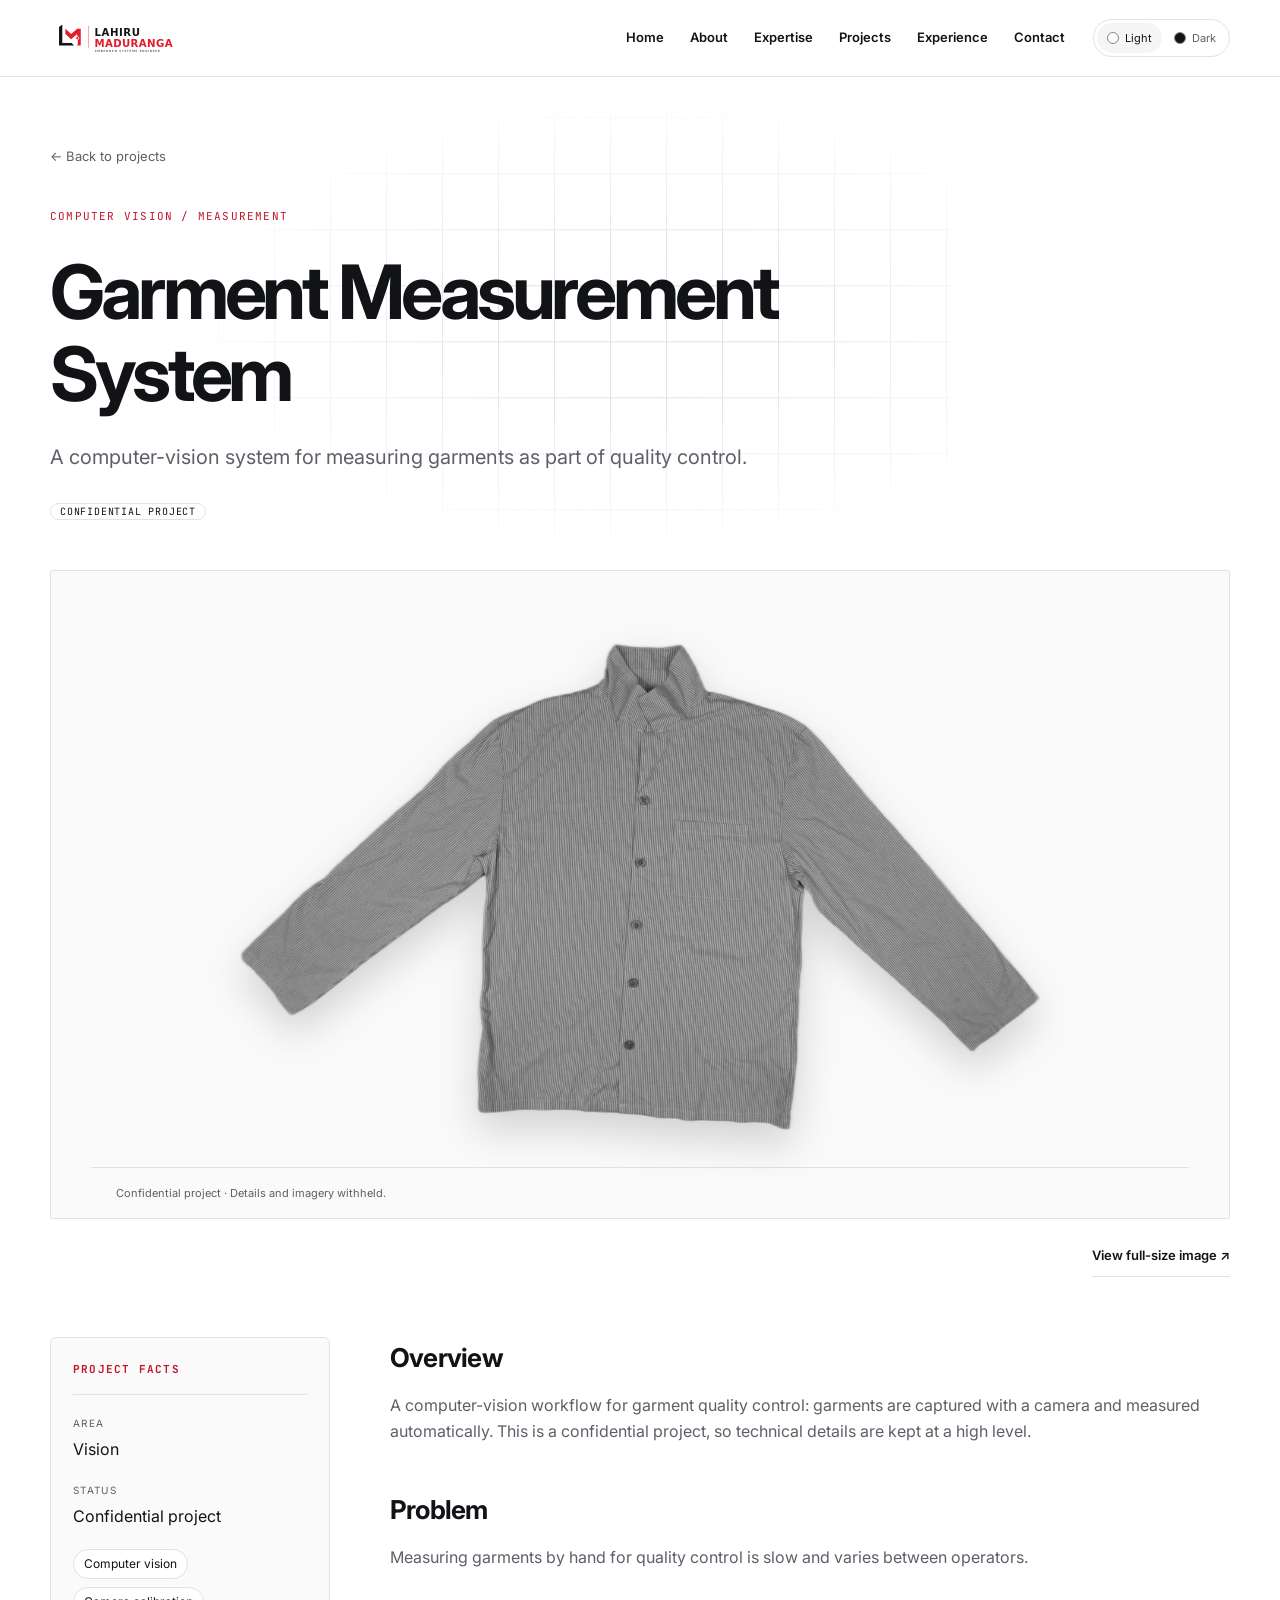
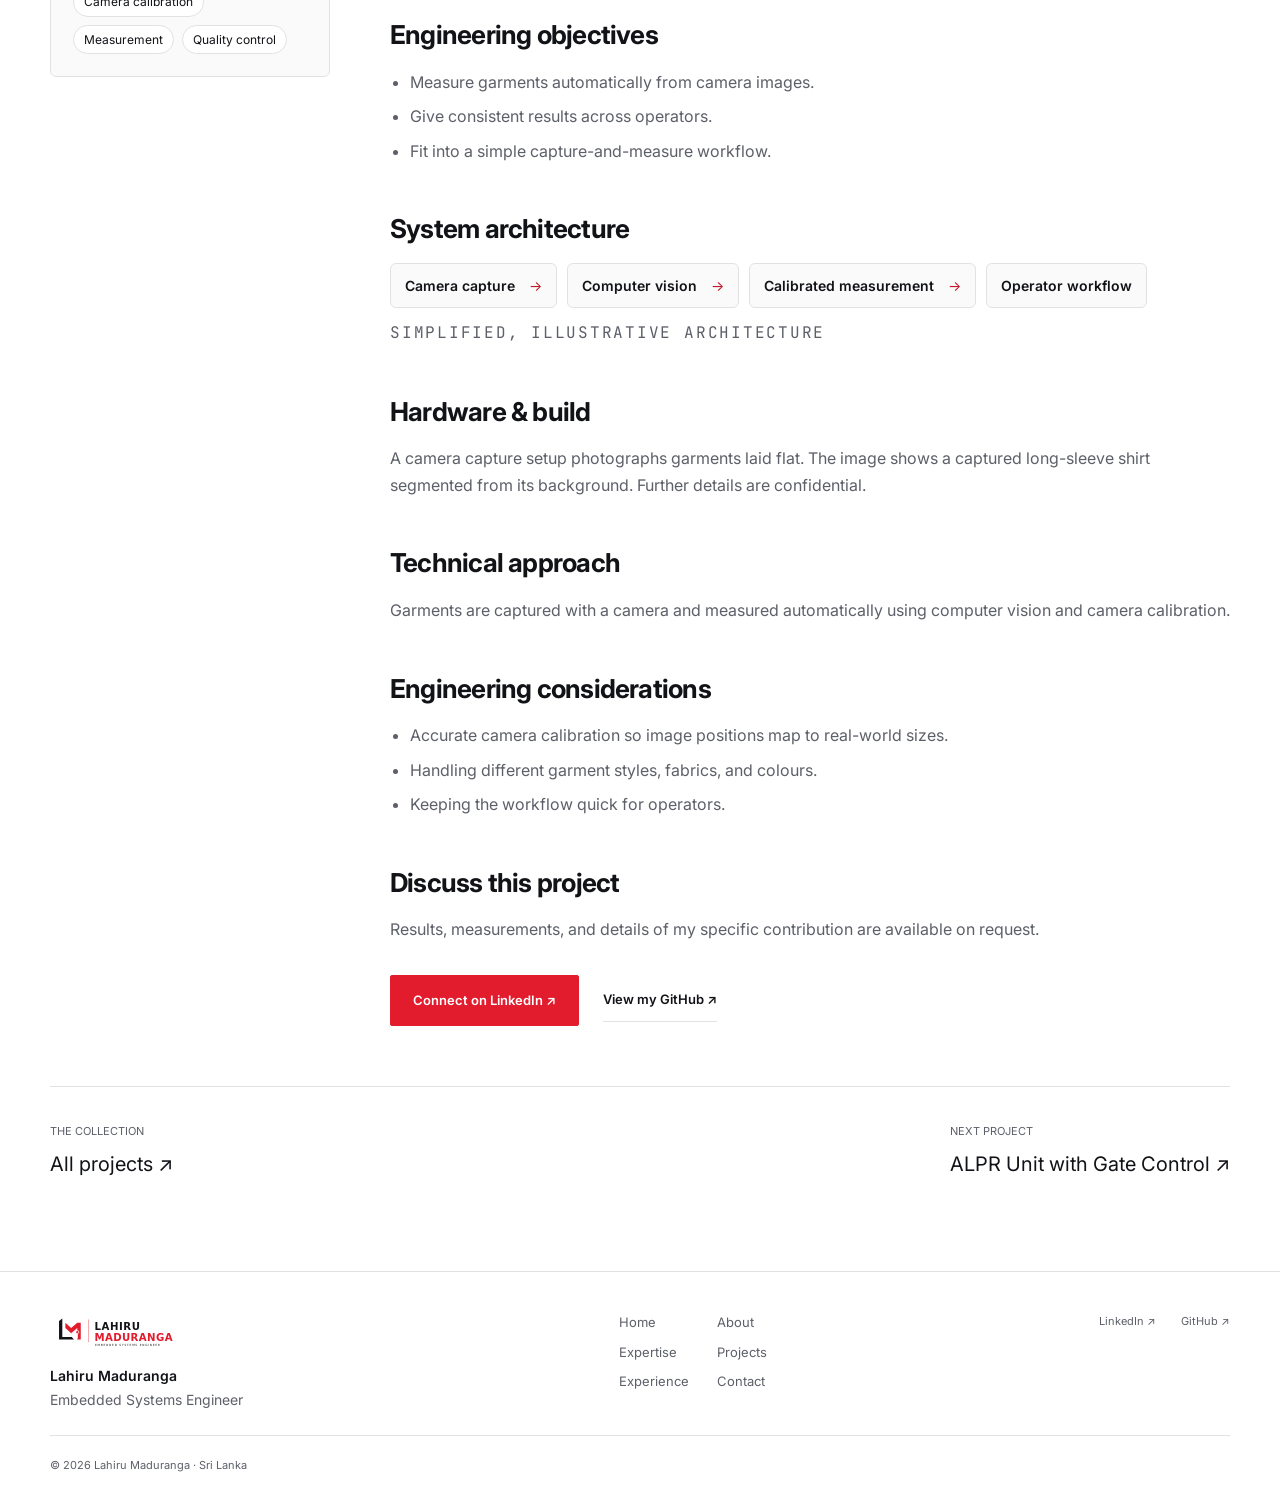
<file: projects/garment-measurement.html>
<!doctype html><html lang="en"><head><meta charset="utf-8"><meta name="viewport" content="width=device-width, initial-scale=1"><meta name="description" content="A computer-vision system for measuring garments as part of quality control."><meta name="theme-color" content="#111317"><meta property="og:title" content="Garment Measurement System | Lahiru Maduranga"><meta property="og:description" content="A computer-vision system for measuring garments as part of quality control."><meta property="og:type" content="website"><meta property="og:url" content="https://lahirumaduranga.github.io/projects/garment-measurement.html"><link rel="canonical" href="https://lahirumaduranga.github.io/projects/garment-measurement.html"><title>Garment Measurement System | Lahiru Maduranga</title><link rel="icon" href="../assets/favicon.ico" sizes="any"><link rel="icon" type="image/svg+xml" href="../assets/LM_icon_primary.svg"><link rel="apple-touch-icon" href="../assets/apple-touch-icon.png"><script src="../assets/theme.js?v=fb19d05c"></script><link rel="stylesheet" href="../assets/style.css?v=98564730"></head><body><a class="skip" href="#main">Skip to content</a><header class="site-header"><nav class="nav wrap" aria-label="Main navigation"><a class="brand" href="../index.html#top" aria-label="Lahiru Maduranga home"><span class="brand-logo" aria-hidden="true"><img class="logo-light" src="../assets/LM_logo_primary.svg" alt=""><img class="logo-dark" src="../assets/LM_logo_dark_bg.svg" alt=""></span><span class="brand-icons" aria-hidden="true"><img class="icon-light" src="../assets/LM_icon_primary.svg" alt=""><img class="icon-dark" src="../assets/LM_icon_dark.svg" alt=""></span></a><button class="menu-toggle" type="button" aria-expanded="false" aria-controls="nav-menu"><span class="menu-bars" aria-hidden="true"></span><span class="sr-only">Menu</span></button><div class="nav-menu" id="nav-menu"><ul class="nav-links"><li><a href="../index.html#top" data-nav="top">Home</a></li><li><a href="../index.html#about" data-nav="about">About</a></li><li><a href="../index.html#expertise" data-nav="expertise">Expertise</a></li><li><a href="../index.html#projects" data-nav="projects">Projects</a></li><li><a href="../index.html#experience" data-nav="experience">Experience</a></li><li><a href="../index.html#contact" data-nav="contact">Contact</a></li></ul><div class="theme-picker" role="group" aria-label="Colour theme"><button class="theme-choice" data-set-theme="light" aria-label="Light theme" aria-pressed="false" title="Light theme"><span class="theme-swatch white-swatch" aria-hidden="true"></span><span class="theme-name">Light</span></button><button class="theme-choice" data-set-theme="dark" aria-label="Dark theme" aria-pressed="true" title="Dark theme"><span class="theme-swatch black-swatch" aria-hidden="true"></span><span class="theme-name">Dark</span></button></div></div></nav></header><main id="main" class="wrap"><header class="project-hero layered"><div class="hero-backdrop" aria-hidden="true"><div class="hero-grid" data-parallax="-0.35"></div></div><a class="back" href="../index.html#projects">← Back to projects</a><div class="eyebrow">Computer Vision / Measurement</div><h1>Garment Measurement System</h1><p>A computer-vision system for measuring garments as part of quality control.</p><p class="status-line mono"><span class="status">Confidential project</span></p></header><figure class="detail-art" data-reveal><img class="project-photo cutout" src="../assets/photos/garment.webp" alt="Long-sleeve striped shirt laid flat, cut out from its background" loading="lazy"><figcaption>Confidential project · Details and imagery withheld.</figcaption></figure><div class="image-download"><a class="text-link" href="../assets/photos/garment.webp" target="_blank" rel="noopener">View full-size image ↗<span class="sr-only"> (opens in a new tab)</span></a></div><div class="case-study"><aside class="case-aside" data-reveal><h2 class="mono">Project facts</h2><dl class="detail-meta"><dt>Area</dt><dd>Vision</dd><dt>Status</dt><dd>Confidential project</dd></dl><ul class="tags" aria-label="Technologies and topics"><li>Computer vision</li><li>Camera calibration</li><li>Measurement</li><li>Quality control</li></ul></aside><div class="case-main">
<section data-reveal aria-labelledby="cs-overview"><h2 id="cs-overview">Overview</h2><p>A computer-vision workflow for garment quality control: garments are captured with a camera and measured automatically. This is a confidential project, so technical details are kept at a high level.</p></section>
<section data-reveal aria-labelledby="cs-problem"><h2 id="cs-problem">Problem</h2><p>Measuring garments by hand for quality control is slow and varies between operators.</p></section>
<section data-reveal aria-labelledby="cs-objectives"><h2 id="cs-objectives">Engineering objectives</h2><ul><li>Measure garments automatically from camera images.</li><li>Give consistent results across operators.</li><li>Fit into a simple capture-and-measure workflow.</li></ul></section>
<section data-reveal aria-labelledby="cs-architecture"><h2 id="cs-architecture">System architecture</h2><ol class="arch-flow"><li>Camera capture</li><li>Computer vision</li><li>Calibrated measurement</li><li>Operator workflow</li></ol><p class="arch-note mono">Simplified, illustrative architecture</p></section>
<section data-reveal aria-labelledby="cs-build"><h2 id="cs-build">Hardware & build</h2><p>A camera capture setup photographs garments laid flat. The image shows a captured long-sleeve shirt segmented from its background. Further details are confidential.</p></section>
<section data-reveal aria-labelledby="cs-approach"><h2 id="cs-approach">Technical approach</h2><p>Garments are captured with a camera and measured automatically using computer vision and camera calibration.</p></section>
<section data-reveal aria-labelledby="cs-considerations"><h2 id="cs-considerations">Engineering considerations</h2><ul><li>Accurate camera calibration so image positions map to real-world sizes.</li><li>Handling different garment styles, fabrics, and colours.</li><li>Keeping the workflow quick for operators.</li></ul></section>
<section data-reveal aria-labelledby="cs-more"><h2 id="cs-more">Discuss this project</h2><p>Results, measurements, and details of my specific contribution are available on request.</p><div class="actions"><a href="https://www.linkedin.com/in/lahiru-maduranga97/" class="button" target="_blank" rel="noopener noreferrer">Connect on LinkedIn ↗<span class="sr-only"> (opens in a new tab)</span></a><a href="https://github.com/LahiruMaduranga" class="text-link" target="_blank" rel="noopener noreferrer">View my GitHub ↗<span class="sr-only"> (opens in a new tab)</span></a></div></section>
</div></div><div class="next-project" data-reveal><a href="../index.html#projects"><span>THE COLLECTION</span>All projects ↗</a><a href="alpr.html"><span>NEXT PROJECT</span>ALPR Unit with Gate Control ↗</a></div></main><footer class="site-footer"><div class="wrap footer"><div class="footer-brand"><a class="brand" href="../index.html#top" aria-label="Lahiru Maduranga home"><span class="brand-logo" aria-hidden="true"><img class="logo-light" src="../assets/LM_logo_primary.svg" alt=""><img class="logo-dark" src="../assets/LM_logo_dark_bg.svg" alt=""></span><span class="brand-icons" aria-hidden="true"><img class="icon-light" src="../assets/LM_icon_primary.svg" alt=""><img class="icon-dark" src="../assets/LM_icon_dark.svg" alt=""></span></a><p>Lahiru Maduranga<br><span>Embedded Systems Engineer</span></p></div><nav class="footer-nav" aria-label="Footer navigation"><a href="../index.html#top">Home</a><a href="../index.html#about">About</a><a href="../index.html#expertise">Expertise</a><a href="../index.html#projects">Projects</a><a href="../index.html#experience">Experience</a><a href="../index.html#contact">Contact</a></nav><div class="footer-links"><a href="https://www.linkedin.com/in/lahiru-maduranga97/" class="" target="_blank" rel="noopener noreferrer">LinkedIn ↗<span class="sr-only"> (opens in a new tab)</span></a><a href="https://github.com/LahiruMaduranga" class="" target="_blank" rel="noopener noreferrer">GitHub ↗<span class="sr-only"> (opens in a new tab)</span></a></div><p class="footer-copy">© 2026 Lahiru Maduranga · Sri Lanka</p></div></footer><script src="../assets/app.js?v=748b6e75" defer></script></body></html>
</file>
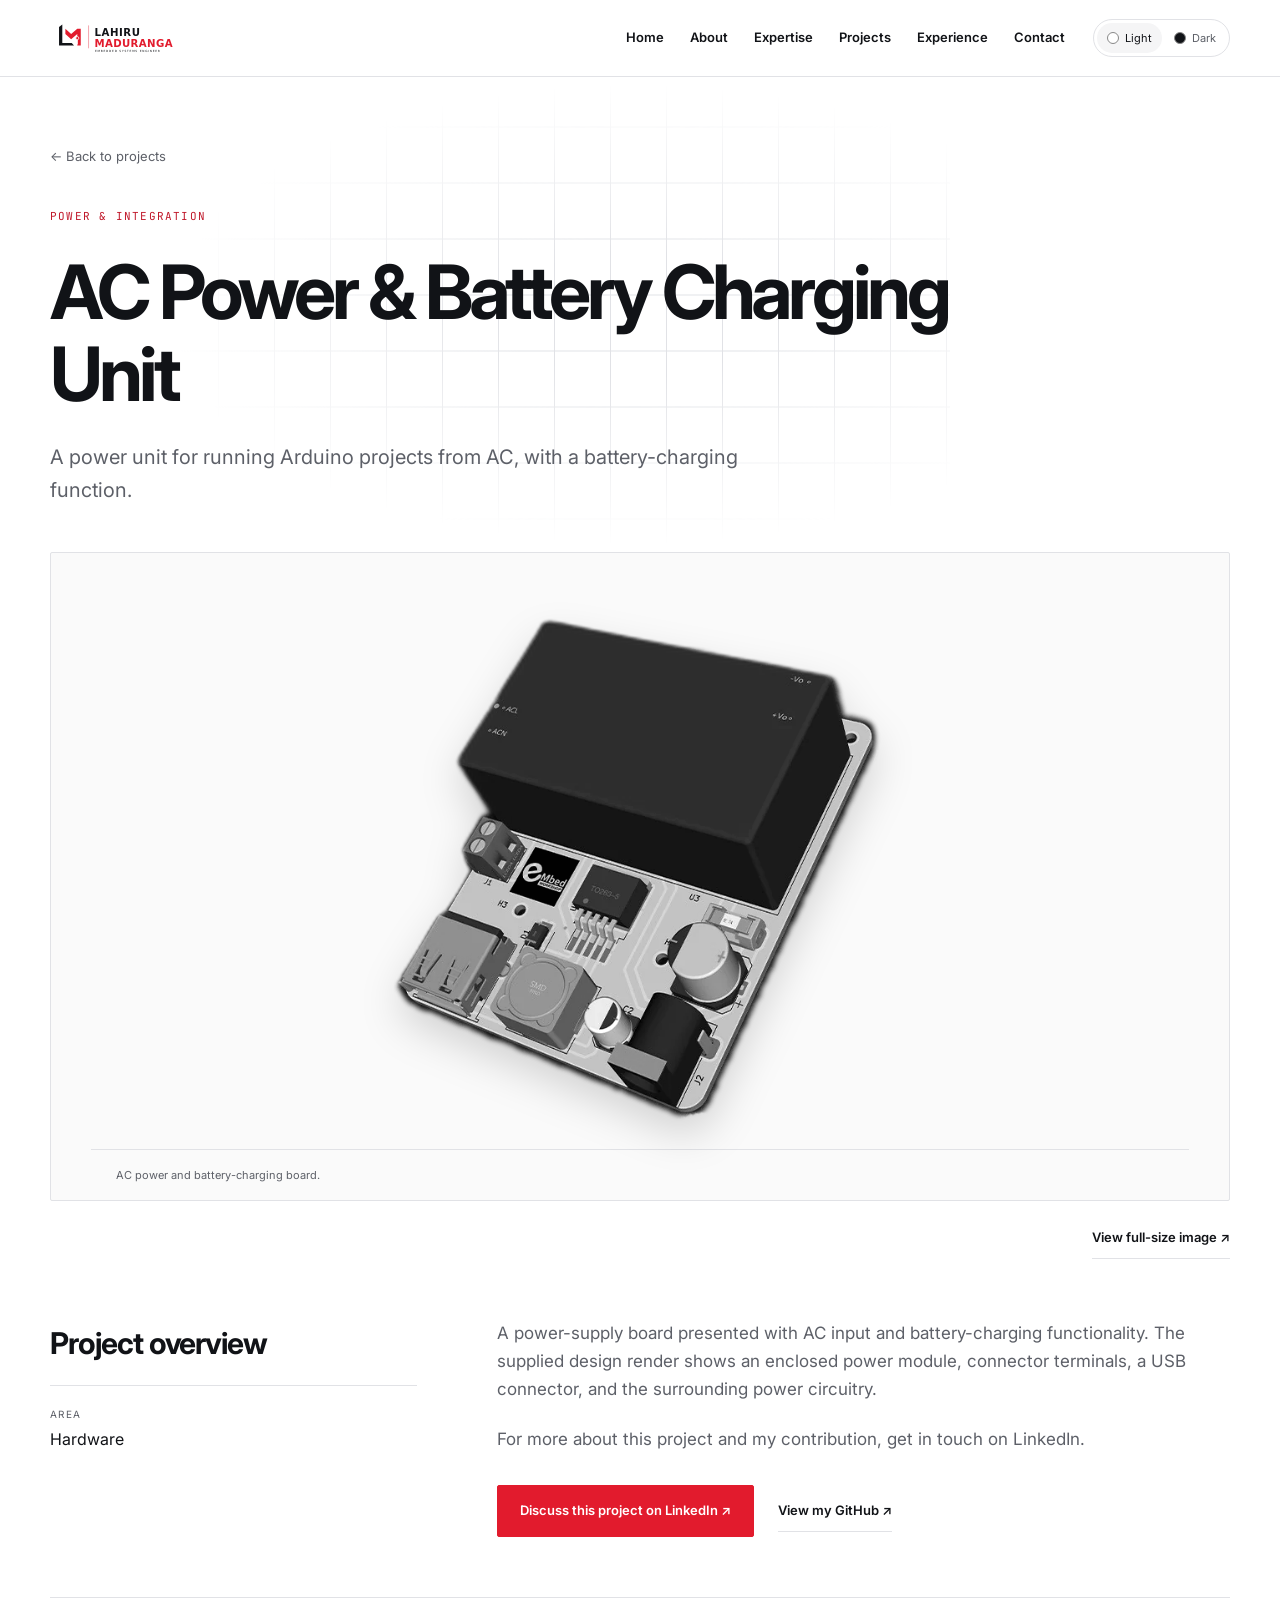
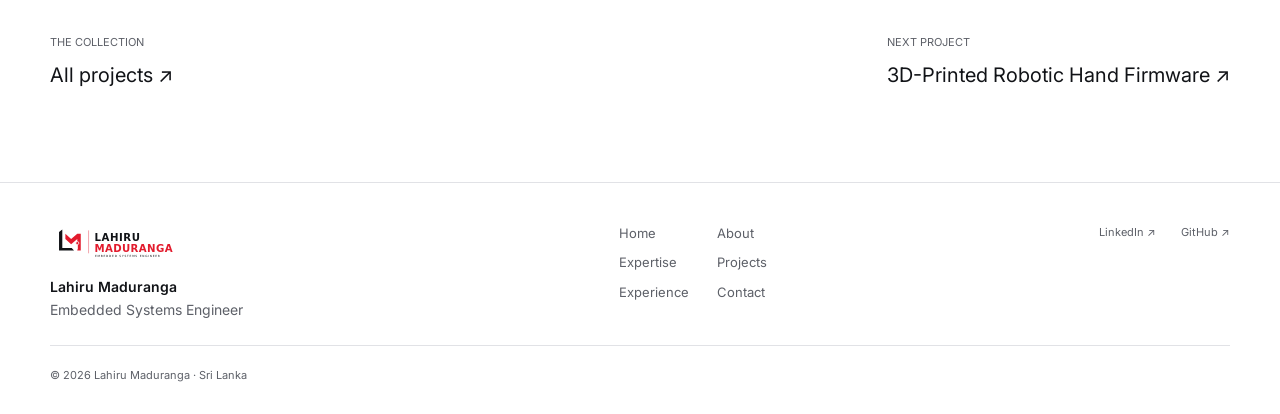
<file: projects/power-supply.html>
<!doctype html><html lang="en"><head><meta charset="utf-8"><meta name="viewport" content="width=device-width, initial-scale=1"><meta name="description" content="A power unit for running Arduino projects from AC, with a battery-charging function."><meta name="theme-color" content="#111317"><meta property="og:title" content="AC Power &amp; Battery Charging Unit | Lahiru Maduranga"><meta property="og:description" content="A power unit for running Arduino projects from AC, with a battery-charging function."><meta property="og:type" content="website"><meta property="og:url" content="https://lahirumaduranga.github.io/projects/power-supply.html"><link rel="canonical" href="https://lahirumaduranga.github.io/projects/power-supply.html"><title>AC Power &amp; Battery Charging Unit | Lahiru Maduranga</title><link rel="icon" href="../assets/favicon.ico" sizes="any"><link rel="icon" type="image/svg+xml" href="../assets/LM_icon_primary.svg"><link rel="apple-touch-icon" href="../assets/apple-touch-icon.png"><script src="../assets/theme.js?v=fb19d05c"></script><link rel="stylesheet" href="../assets/style.css?v=98564730"></head><body><a class="skip" href="#main">Skip to content</a><header class="site-header"><nav class="nav wrap" aria-label="Main navigation"><a class="brand" href="../index.html#top" aria-label="Lahiru Maduranga home"><span class="brand-logo" aria-hidden="true"><img class="logo-light" src="../assets/LM_logo_primary.svg" alt=""><img class="logo-dark" src="../assets/LM_logo_dark_bg.svg" alt=""></span><span class="brand-icons" aria-hidden="true"><img class="icon-light" src="../assets/LM_icon_primary.svg" alt=""><img class="icon-dark" src="../assets/LM_icon_dark.svg" alt=""></span></a><button class="menu-toggle" type="button" aria-expanded="false" aria-controls="nav-menu"><span class="menu-bars" aria-hidden="true"></span><span class="sr-only">Menu</span></button><div class="nav-menu" id="nav-menu"><ul class="nav-links"><li><a href="../index.html#top" data-nav="top">Home</a></li><li><a href="../index.html#about" data-nav="about">About</a></li><li><a href="../index.html#expertise" data-nav="expertise">Expertise</a></li><li><a href="../index.html#projects" data-nav="projects">Projects</a></li><li><a href="../index.html#experience" data-nav="experience">Experience</a></li><li><a href="../index.html#contact" data-nav="contact">Contact</a></li></ul><div class="theme-picker" role="group" aria-label="Colour theme"><button class="theme-choice" data-set-theme="light" aria-label="Light theme" aria-pressed="false" title="Light theme"><span class="theme-swatch white-swatch" aria-hidden="true"></span><span class="theme-name">Light</span></button><button class="theme-choice" data-set-theme="dark" aria-label="Dark theme" aria-pressed="true" title="Dark theme"><span class="theme-swatch black-swatch" aria-hidden="true"></span><span class="theme-name">Dark</span></button></div></div></nav></header><main id="main" class="wrap"><header class="project-hero layered"><div class="hero-backdrop" aria-hidden="true"><div class="hero-grid" data-parallax="-0.35"></div></div><a class="back" href="../index.html#projects">← Back to projects</a><div class="eyebrow">Power &amp; integration</div><h1>AC Power &amp; Battery Charging Unit</h1><p>A power unit for running Arduino projects from AC, with a battery-charging function.</p></header><figure class="detail-art" data-reveal><img class="project-photo cutout" src="../assets/photos/power-supply.webp" alt="Power-supply PCB design with an AC module, USB connector, terminal block, and battery charging function" loading="lazy"><figcaption>AC power and battery-charging board.</figcaption></figure><div class="image-download"><a class="text-link" href="../assets/photos/power-supply.webp" target="_blank" rel="noopener">View full-size image ↗<span class="sr-only"> (opens in a new tab)</span></a></div><section class="detail-content" aria-labelledby="overview-title"><div data-reveal><h2 id="overview-title">Project overview</h2><dl class="detail-meta"><dt>Area</dt><dd>Hardware</dd></dl></div><div data-reveal><p>A power-supply board presented with AC input and battery-charging functionality. The supplied design render shows an enclosed power module, connector terminals, a USB connector, and the surrounding power circuitry.</p><p>For more about this project and my contribution, get in touch on LinkedIn.</p><div class="actions"><a href="https://www.linkedin.com/in/lahiru-maduranga97/" class="button" target="_blank" rel="noopener noreferrer">Discuss this project on LinkedIn ↗<span class="sr-only"> (opens in a new tab)</span></a><a href="https://github.com/LahiruMaduranga" class="text-link" target="_blank" rel="noopener noreferrer">View my GitHub ↗<span class="sr-only"> (opens in a new tab)</span></a></div></div></section><div class="next-project" data-reveal><a href="../index.html#projects"><span>THE COLLECTION</span>All projects ↗</a><a href="robotic-hand.html"><span>NEXT PROJECT</span>3D-Printed Robotic Hand Firmware ↗</a></div></main><footer class="site-footer"><div class="wrap footer"><div class="footer-brand"><a class="brand" href="../index.html#top" aria-label="Lahiru Maduranga home"><span class="brand-logo" aria-hidden="true"><img class="logo-light" src="../assets/LM_logo_primary.svg" alt=""><img class="logo-dark" src="../assets/LM_logo_dark_bg.svg" alt=""></span><span class="brand-icons" aria-hidden="true"><img class="icon-light" src="../assets/LM_icon_primary.svg" alt=""><img class="icon-dark" src="../assets/LM_icon_dark.svg" alt=""></span></a><p>Lahiru Maduranga<br><span>Embedded Systems Engineer</span></p></div><nav class="footer-nav" aria-label="Footer navigation"><a href="../index.html#top">Home</a><a href="../index.html#about">About</a><a href="../index.html#expertise">Expertise</a><a href="../index.html#projects">Projects</a><a href="../index.html#experience">Experience</a><a href="../index.html#contact">Contact</a></nav><div class="footer-links"><a href="https://www.linkedin.com/in/lahiru-maduranga97/" class="" target="_blank" rel="noopener noreferrer">LinkedIn ↗<span class="sr-only"> (opens in a new tab)</span></a><a href="https://github.com/LahiruMaduranga" class="" target="_blank" rel="noopener noreferrer">GitHub ↗<span class="sr-only"> (opens in a new tab)</span></a></div><p class="footer-copy">© 2026 Lahiru Maduranga · Sri Lanka</p></div></footer><script src="../assets/app.js?v=748b6e75" defer></script></body></html>
</file>
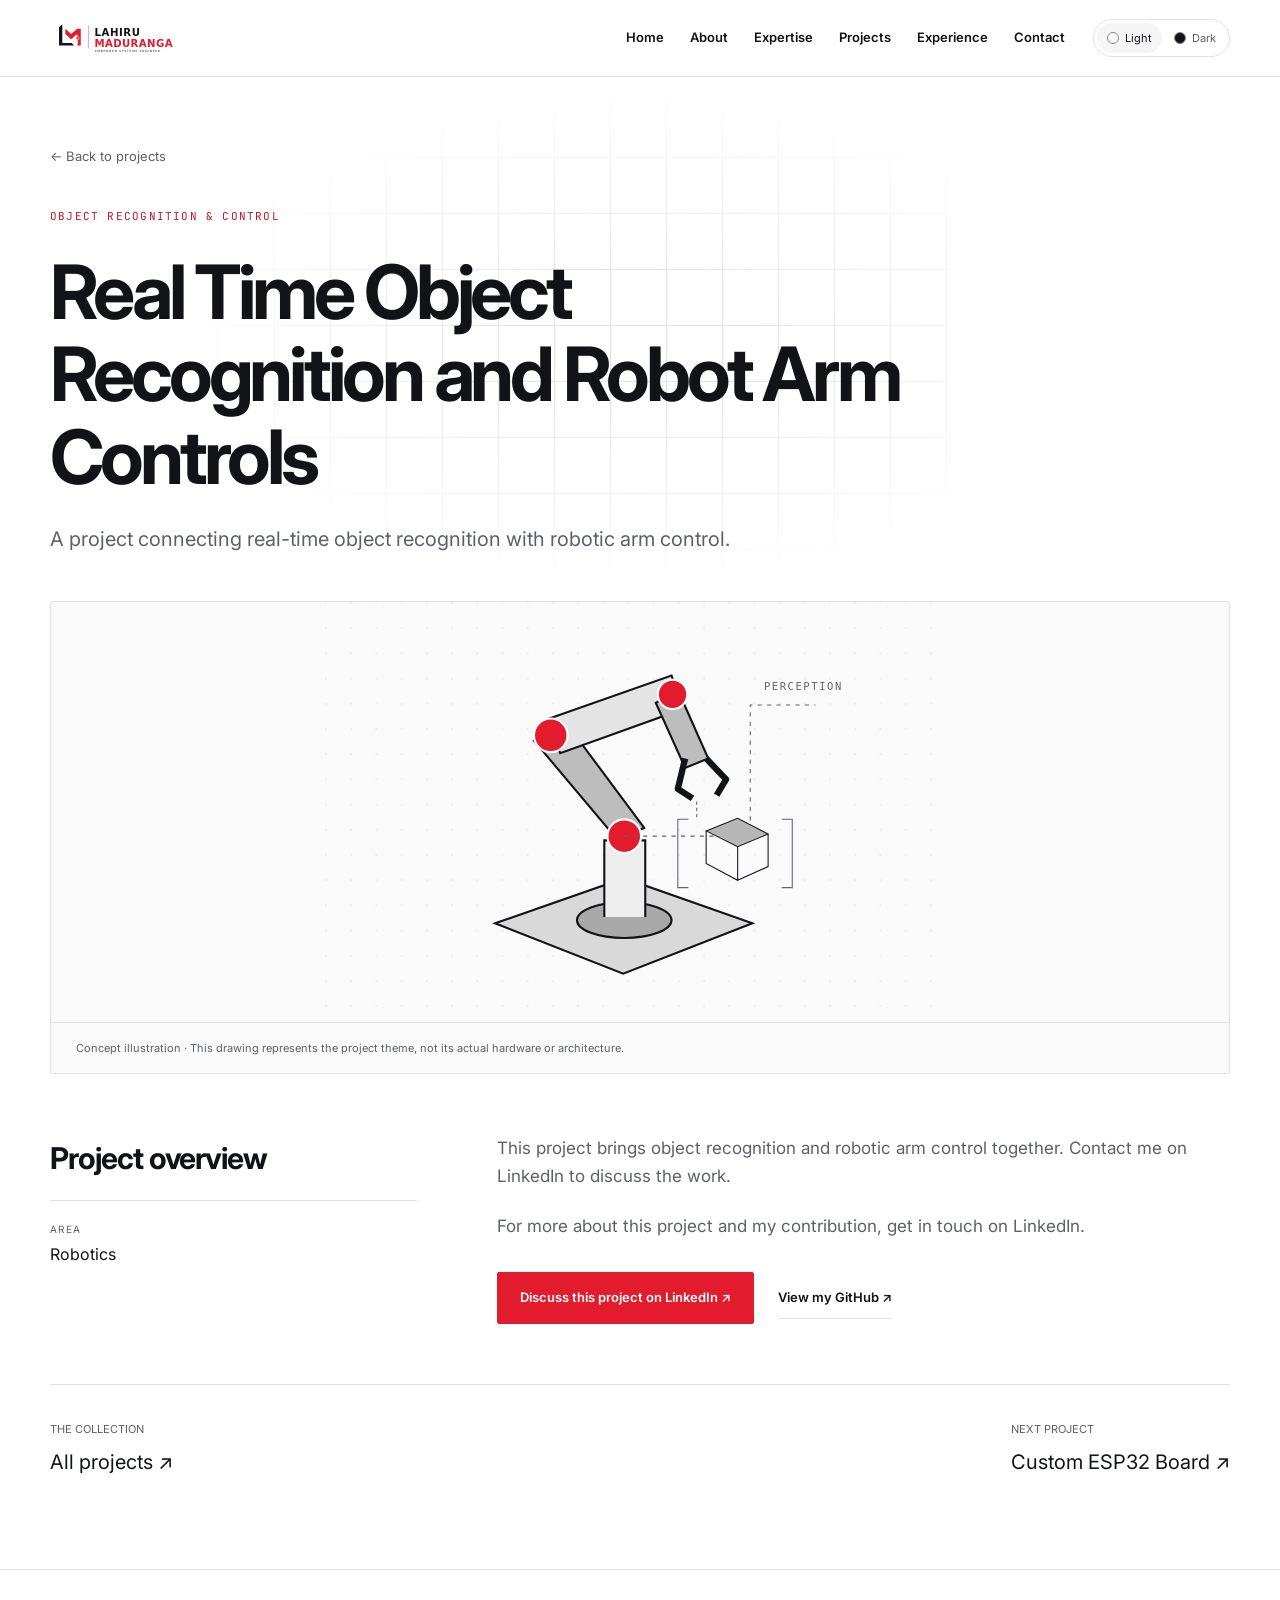
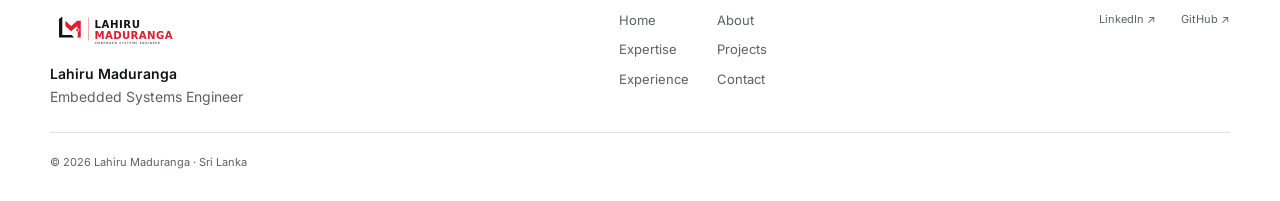
<file: projects/robotic-arm.html>
<!doctype html><html lang="en"><head><meta charset="utf-8"><meta name="viewport" content="width=device-width, initial-scale=1"><meta name="description" content="A project connecting real-time object recognition with robotic arm control."><meta name="theme-color" content="#111317"><meta property="og:title" content="Real Time Object Recognition and Robot Arm Controls | Lahiru Maduranga"><meta property="og:description" content="A project connecting real-time object recognition with robotic arm control."><meta property="og:type" content="website"><meta property="og:url" content="https://lahirumaduranga.github.io/projects/robotic-arm.html"><link rel="canonical" href="https://lahirumaduranga.github.io/projects/robotic-arm.html"><title>Real Time Object Recognition and Robot Arm Controls | Lahiru Maduranga</title><link rel="icon" href="../assets/favicon.ico" sizes="any"><link rel="icon" type="image/svg+xml" href="../assets/LM_icon_primary.svg"><link rel="apple-touch-icon" href="../assets/apple-touch-icon.png"><script src="../assets/theme.js?v=fb19d05c"></script><link rel="stylesheet" href="../assets/style.css?v=98564730"></head><body><a class="skip" href="#main">Skip to content</a><header class="site-header"><nav class="nav wrap" aria-label="Main navigation"><a class="brand" href="../index.html#top" aria-label="Lahiru Maduranga home"><span class="brand-logo" aria-hidden="true"><img class="logo-light" src="../assets/LM_logo_primary.svg" alt=""><img class="logo-dark" src="../assets/LM_logo_dark_bg.svg" alt=""></span><span class="brand-icons" aria-hidden="true"><img class="icon-light" src="../assets/LM_icon_primary.svg" alt=""><img class="icon-dark" src="../assets/LM_icon_dark.svg" alt=""></span></a><button class="menu-toggle" type="button" aria-expanded="false" aria-controls="nav-menu"><span class="menu-bars" aria-hidden="true"></span><span class="sr-only">Menu</span></button><div class="nav-menu" id="nav-menu"><ul class="nav-links"><li><a href="../index.html#top" data-nav="top">Home</a></li><li><a href="../index.html#about" data-nav="about">About</a></li><li><a href="../index.html#expertise" data-nav="expertise">Expertise</a></li><li><a href="../index.html#projects" data-nav="projects">Projects</a></li><li><a href="../index.html#experience" data-nav="experience">Experience</a></li><li><a href="../index.html#contact" data-nav="contact">Contact</a></li></ul><div class="theme-picker" role="group" aria-label="Colour theme"><button class="theme-choice" data-set-theme="light" aria-label="Light theme" aria-pressed="false" title="Light theme"><span class="theme-swatch white-swatch" aria-hidden="true"></span><span class="theme-name">Light</span></button><button class="theme-choice" data-set-theme="dark" aria-label="Dark theme" aria-pressed="true" title="Dark theme"><span class="theme-swatch black-swatch" aria-hidden="true"></span><span class="theme-name">Dark</span></button></div></div></nav></header><main id="main" class="wrap"><header class="project-hero layered"><div class="hero-backdrop" aria-hidden="true"><div class="hero-grid" data-parallax="-0.35"></div></div><a class="back" href="../index.html#projects">← Back to projects</a><div class="eyebrow">Object recognition &amp; control</div><h1>Real Time Object Recognition and Robot Arm Controls</h1><p>A project connecting real-time object recognition with robotic arm control.</p></header><figure class="detail-art" data-reveal><span class="themed-art"><img class="theme-light" src="../assets/arm-light.svg" alt="" width="600" height="400" loading="lazy"><img class="theme-dark" src="../assets/arm-dark.svg" alt="" width="600" height="400" loading="lazy"></span><figcaption>Concept illustration · This drawing represents the project theme, not its actual hardware or architecture.</figcaption></figure><section class="detail-content" aria-labelledby="overview-title"><div data-reveal><h2 id="overview-title">Project overview</h2><dl class="detail-meta"><dt>Area</dt><dd>Robotics</dd></dl></div><div data-reveal><p>This project brings object recognition and robotic arm control together. Contact me on LinkedIn to discuss the work.</p><p>For more about this project and my contribution, get in touch on LinkedIn.</p><div class="actions"><a href="https://www.linkedin.com/in/lahiru-maduranga97/" class="button" target="_blank" rel="noopener noreferrer">Discuss this project on LinkedIn ↗<span class="sr-only"> (opens in a new tab)</span></a><a href="https://github.com/LahiruMaduranga" class="text-link" target="_blank" rel="noopener noreferrer">View my GitHub ↗<span class="sr-only"> (opens in a new tab)</span></a></div></div></section><div class="next-project" data-reveal><a href="../index.html#projects"><span>THE COLLECTION</span>All projects ↗</a><a href="development-board.html"><span>NEXT PROJECT</span>Custom ESP32 Board ↗</a></div></main><footer class="site-footer"><div class="wrap footer"><div class="footer-brand"><a class="brand" href="../index.html#top" aria-label="Lahiru Maduranga home"><span class="brand-logo" aria-hidden="true"><img class="logo-light" src="../assets/LM_logo_primary.svg" alt=""><img class="logo-dark" src="../assets/LM_logo_dark_bg.svg" alt=""></span><span class="brand-icons" aria-hidden="true"><img class="icon-light" src="../assets/LM_icon_primary.svg" alt=""><img class="icon-dark" src="../assets/LM_icon_dark.svg" alt=""></span></a><p>Lahiru Maduranga<br><span>Embedded Systems Engineer</span></p></div><nav class="footer-nav" aria-label="Footer navigation"><a href="../index.html#top">Home</a><a href="../index.html#about">About</a><a href="../index.html#expertise">Expertise</a><a href="../index.html#projects">Projects</a><a href="../index.html#experience">Experience</a><a href="../index.html#contact">Contact</a></nav><div class="footer-links"><a href="https://www.linkedin.com/in/lahiru-maduranga97/" class="" target="_blank" rel="noopener noreferrer">LinkedIn ↗<span class="sr-only"> (opens in a new tab)</span></a><a href="https://github.com/LahiruMaduranga" class="" target="_blank" rel="noopener noreferrer">GitHub ↗<span class="sr-only"> (opens in a new tab)</span></a></div><p class="footer-copy">© 2026 Lahiru Maduranga · Sri Lanka</p></div></footer><script src="../assets/app.js?v=748b6e75" defer></script></body></html>
</file>
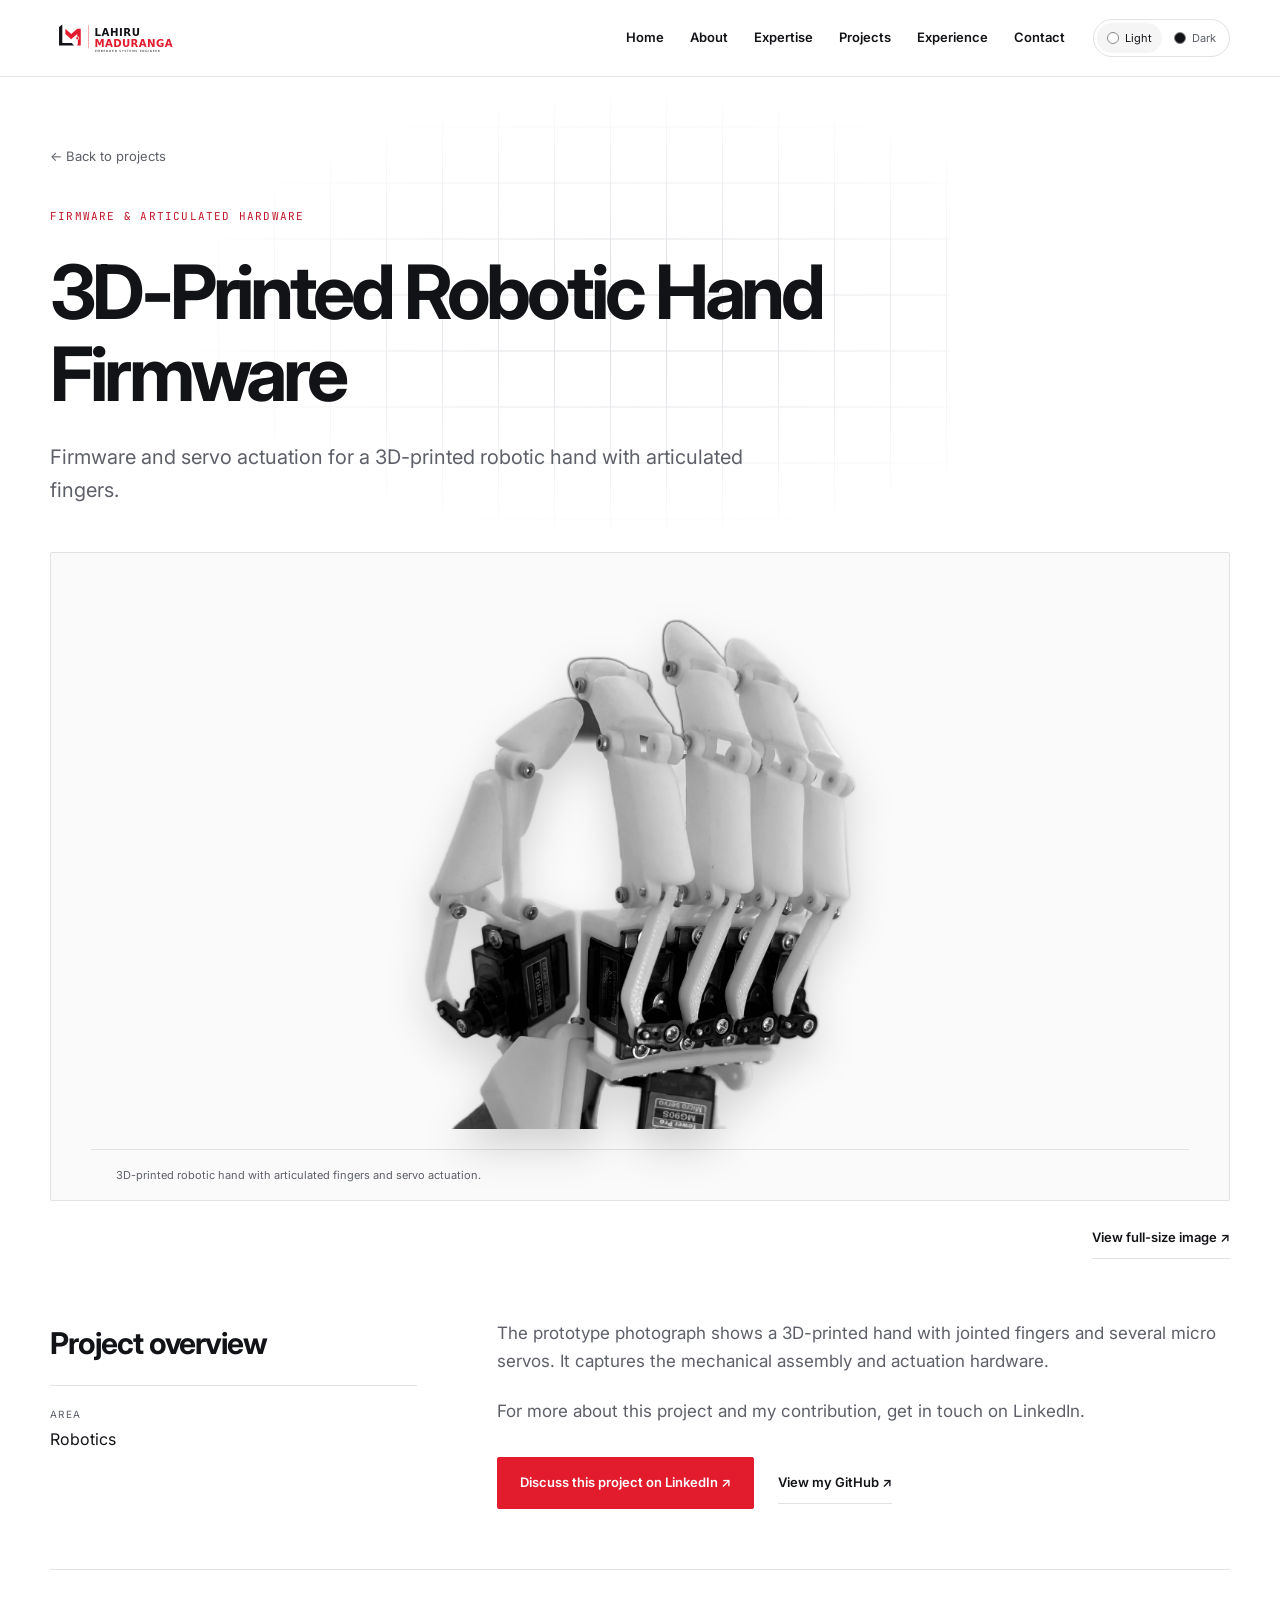
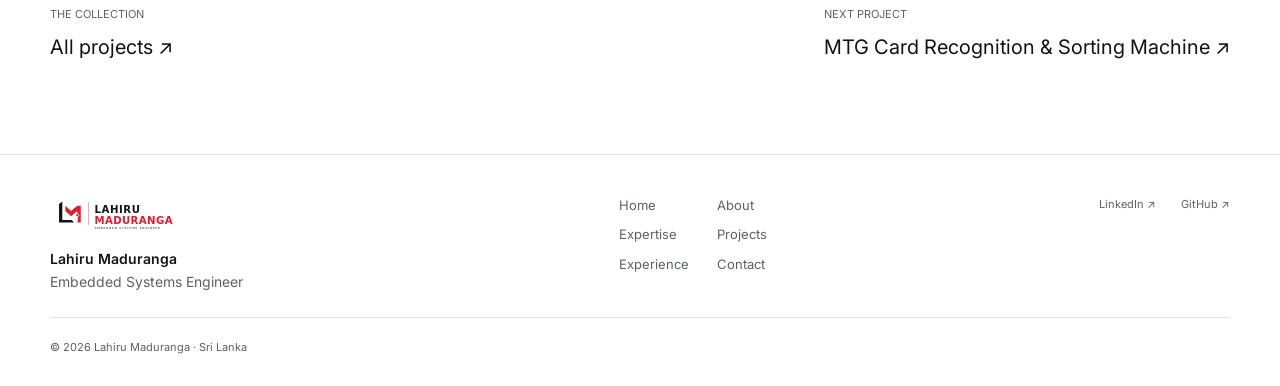
<file: projects/robotic-hand.html>
<!doctype html><html lang="en"><head><meta charset="utf-8"><meta name="viewport" content="width=device-width, initial-scale=1"><meta name="description" content="Firmware and servo actuation for a 3D-printed robotic hand with articulated fingers."><meta name="theme-color" content="#111317"><meta property="og:title" content="3D-Printed Robotic Hand Firmware | Lahiru Maduranga"><meta property="og:description" content="Firmware and servo actuation for a 3D-printed robotic hand with articulated fingers."><meta property="og:type" content="website"><meta property="og:url" content="https://lahirumaduranga.github.io/projects/robotic-hand.html"><link rel="canonical" href="https://lahirumaduranga.github.io/projects/robotic-hand.html"><title>3D-Printed Robotic Hand Firmware | Lahiru Maduranga</title><link rel="icon" href="../assets/favicon.ico" sizes="any"><link rel="icon" type="image/svg+xml" href="../assets/LM_icon_primary.svg"><link rel="apple-touch-icon" href="../assets/apple-touch-icon.png"><script src="../assets/theme.js?v=fb19d05c"></script><link rel="stylesheet" href="../assets/style.css?v=98564730"></head><body><a class="skip" href="#main">Skip to content</a><header class="site-header"><nav class="nav wrap" aria-label="Main navigation"><a class="brand" href="../index.html#top" aria-label="Lahiru Maduranga home"><span class="brand-logo" aria-hidden="true"><img class="logo-light" src="../assets/LM_logo_primary.svg" alt=""><img class="logo-dark" src="../assets/LM_logo_dark_bg.svg" alt=""></span><span class="brand-icons" aria-hidden="true"><img class="icon-light" src="../assets/LM_icon_primary.svg" alt=""><img class="icon-dark" src="../assets/LM_icon_dark.svg" alt=""></span></a><button class="menu-toggle" type="button" aria-expanded="false" aria-controls="nav-menu"><span class="menu-bars" aria-hidden="true"></span><span class="sr-only">Menu</span></button><div class="nav-menu" id="nav-menu"><ul class="nav-links"><li><a href="../index.html#top" data-nav="top">Home</a></li><li><a href="../index.html#about" data-nav="about">About</a></li><li><a href="../index.html#expertise" data-nav="expertise">Expertise</a></li><li><a href="../index.html#projects" data-nav="projects">Projects</a></li><li><a href="../index.html#experience" data-nav="experience">Experience</a></li><li><a href="../index.html#contact" data-nav="contact">Contact</a></li></ul><div class="theme-picker" role="group" aria-label="Colour theme"><button class="theme-choice" data-set-theme="light" aria-label="Light theme" aria-pressed="false" title="Light theme"><span class="theme-swatch white-swatch" aria-hidden="true"></span><span class="theme-name">Light</span></button><button class="theme-choice" data-set-theme="dark" aria-label="Dark theme" aria-pressed="true" title="Dark theme"><span class="theme-swatch black-swatch" aria-hidden="true"></span><span class="theme-name">Dark</span></button></div></div></nav></header><main id="main" class="wrap"><header class="project-hero layered"><div class="hero-backdrop" aria-hidden="true"><div class="hero-grid" data-parallax="-0.35"></div></div><a class="back" href="../index.html#projects">← Back to projects</a><div class="eyebrow">Firmware &amp; articulated hardware</div><h1>3D-Printed Robotic Hand Firmware</h1><p>Firmware and servo actuation for a 3D-printed robotic hand with articulated fingers.</p></header><figure class="detail-art" data-reveal><img class="project-photo cutout" src="../assets/photos/robotic-hand.webp" alt="White 3D-printed articulated robotic hand with visible micro servos and finger joints" loading="lazy"><figcaption>3D-printed robotic hand with articulated fingers and servo actuation.</figcaption></figure><div class="image-download"><a class="text-link" href="../assets/photos/robotic-hand.webp" target="_blank" rel="noopener">View full-size image ↗<span class="sr-only"> (opens in a new tab)</span></a></div><section class="detail-content" aria-labelledby="overview-title"><div data-reveal><h2 id="overview-title">Project overview</h2><dl class="detail-meta"><dt>Area</dt><dd>Robotics</dd></dl></div><div data-reveal><p>The prototype photograph shows a 3D-printed hand with jointed fingers and several micro servos. It captures the mechanical assembly and actuation hardware.</p><p>For more about this project and my contribution, get in touch on LinkedIn.</p><div class="actions"><a href="https://www.linkedin.com/in/lahiru-maduranga97/" class="button" target="_blank" rel="noopener noreferrer">Discuss this project on LinkedIn ↗<span class="sr-only"> (opens in a new tab)</span></a><a href="https://github.com/LahiruMaduranga" class="text-link" target="_blank" rel="noopener noreferrer">View my GitHub ↗<span class="sr-only"> (opens in a new tab)</span></a></div></div></section><div class="next-project" data-reveal><a href="../index.html#projects"><span>THE COLLECTION</span>All projects ↗</a><a href="card-sorter.html"><span>NEXT PROJECT</span>MTG Card Recognition &amp; Sorting Machine ↗</a></div></main><footer class="site-footer"><div class="wrap footer"><div class="footer-brand"><a class="brand" href="../index.html#top" aria-label="Lahiru Maduranga home"><span class="brand-logo" aria-hidden="true"><img class="logo-light" src="../assets/LM_logo_primary.svg" alt=""><img class="logo-dark" src="../assets/LM_logo_dark_bg.svg" alt=""></span><span class="brand-icons" aria-hidden="true"><img class="icon-light" src="../assets/LM_icon_primary.svg" alt=""><img class="icon-dark" src="../assets/LM_icon_dark.svg" alt=""></span></a><p>Lahiru Maduranga<br><span>Embedded Systems Engineer</span></p></div><nav class="footer-nav" aria-label="Footer navigation"><a href="../index.html#top">Home</a><a href="../index.html#about">About</a><a href="../index.html#expertise">Expertise</a><a href="../index.html#projects">Projects</a><a href="../index.html#experience">Experience</a><a href="../index.html#contact">Contact</a></nav><div class="footer-links"><a href="https://www.linkedin.com/in/lahiru-maduranga97/" class="" target="_blank" rel="noopener noreferrer">LinkedIn ↗<span class="sr-only"> (opens in a new tab)</span></a><a href="https://github.com/LahiruMaduranga" class="" target="_blank" rel="noopener noreferrer">GitHub ↗<span class="sr-only"> (opens in a new tab)</span></a></div><p class="footer-copy">© 2026 Lahiru Maduranga · Sri Lanka</p></div></footer><script src="../assets/app.js?v=748b6e75" defer></script></body></html>
</file>
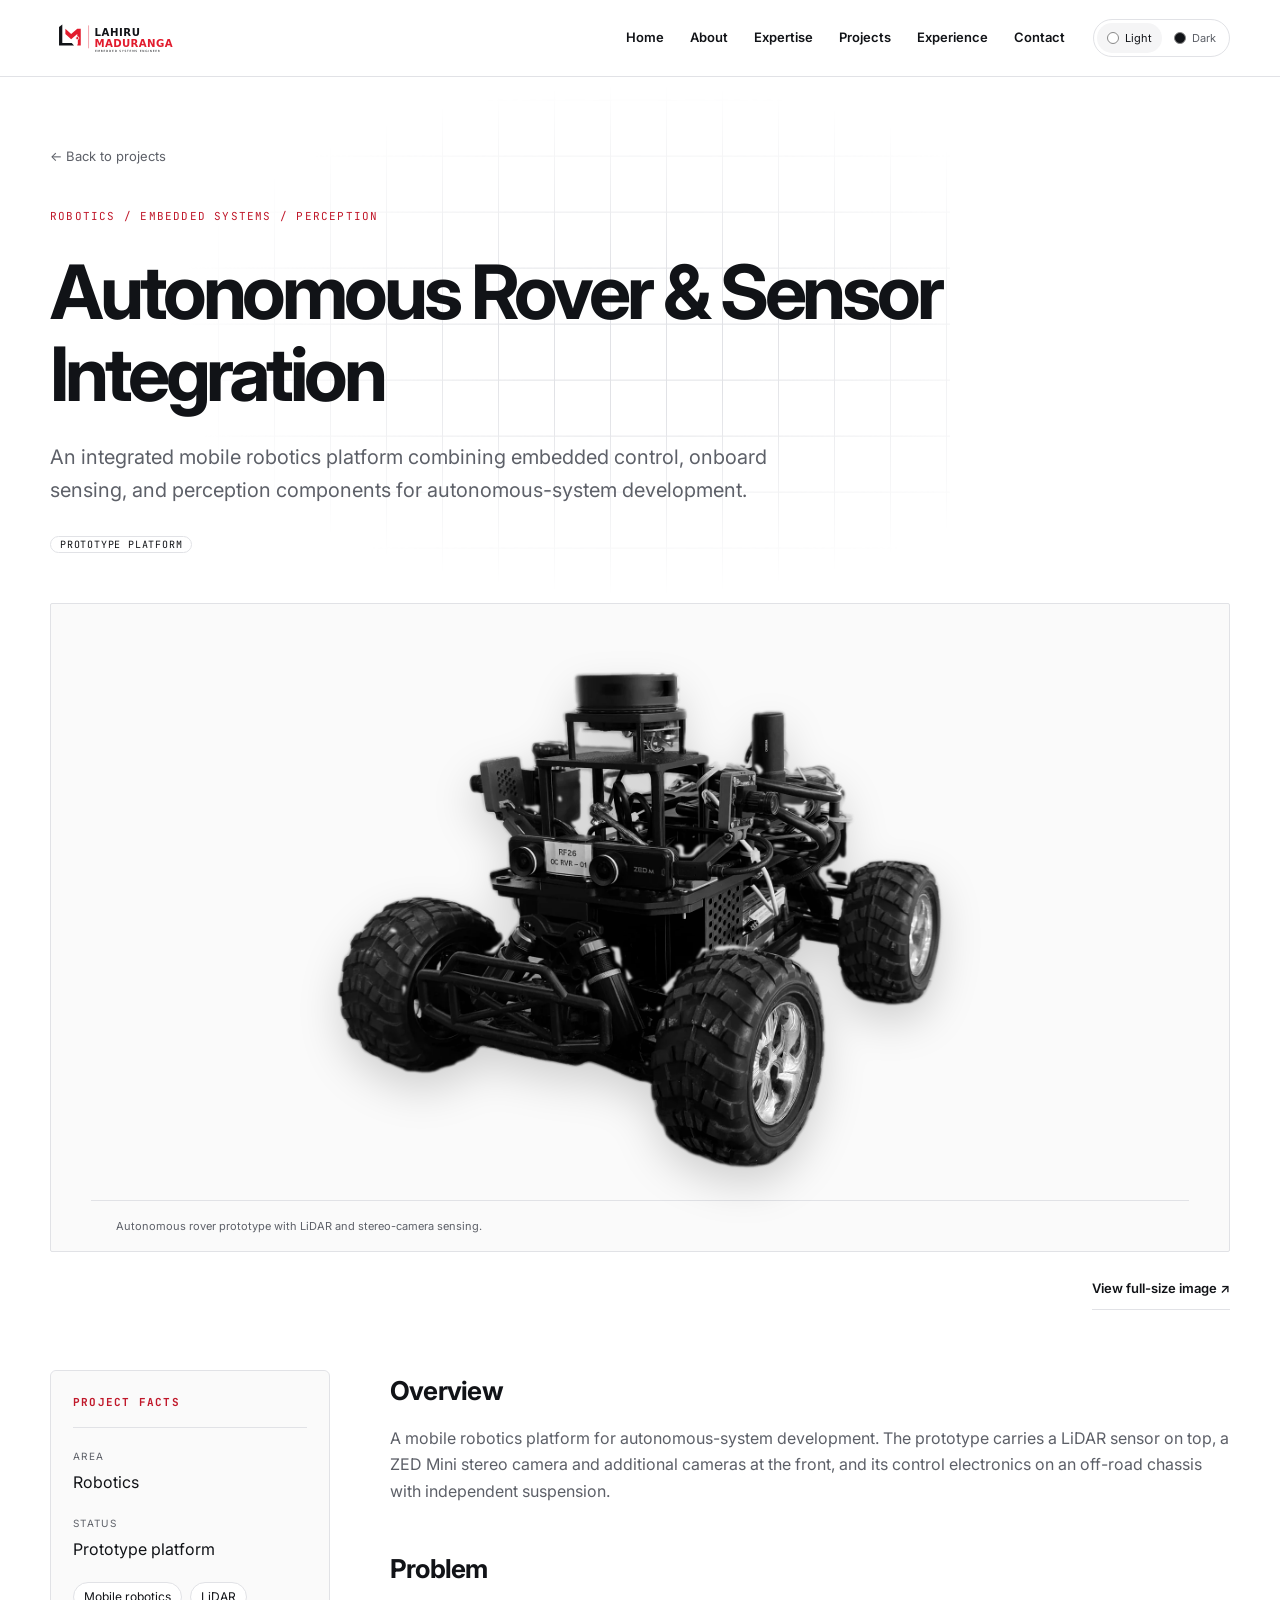
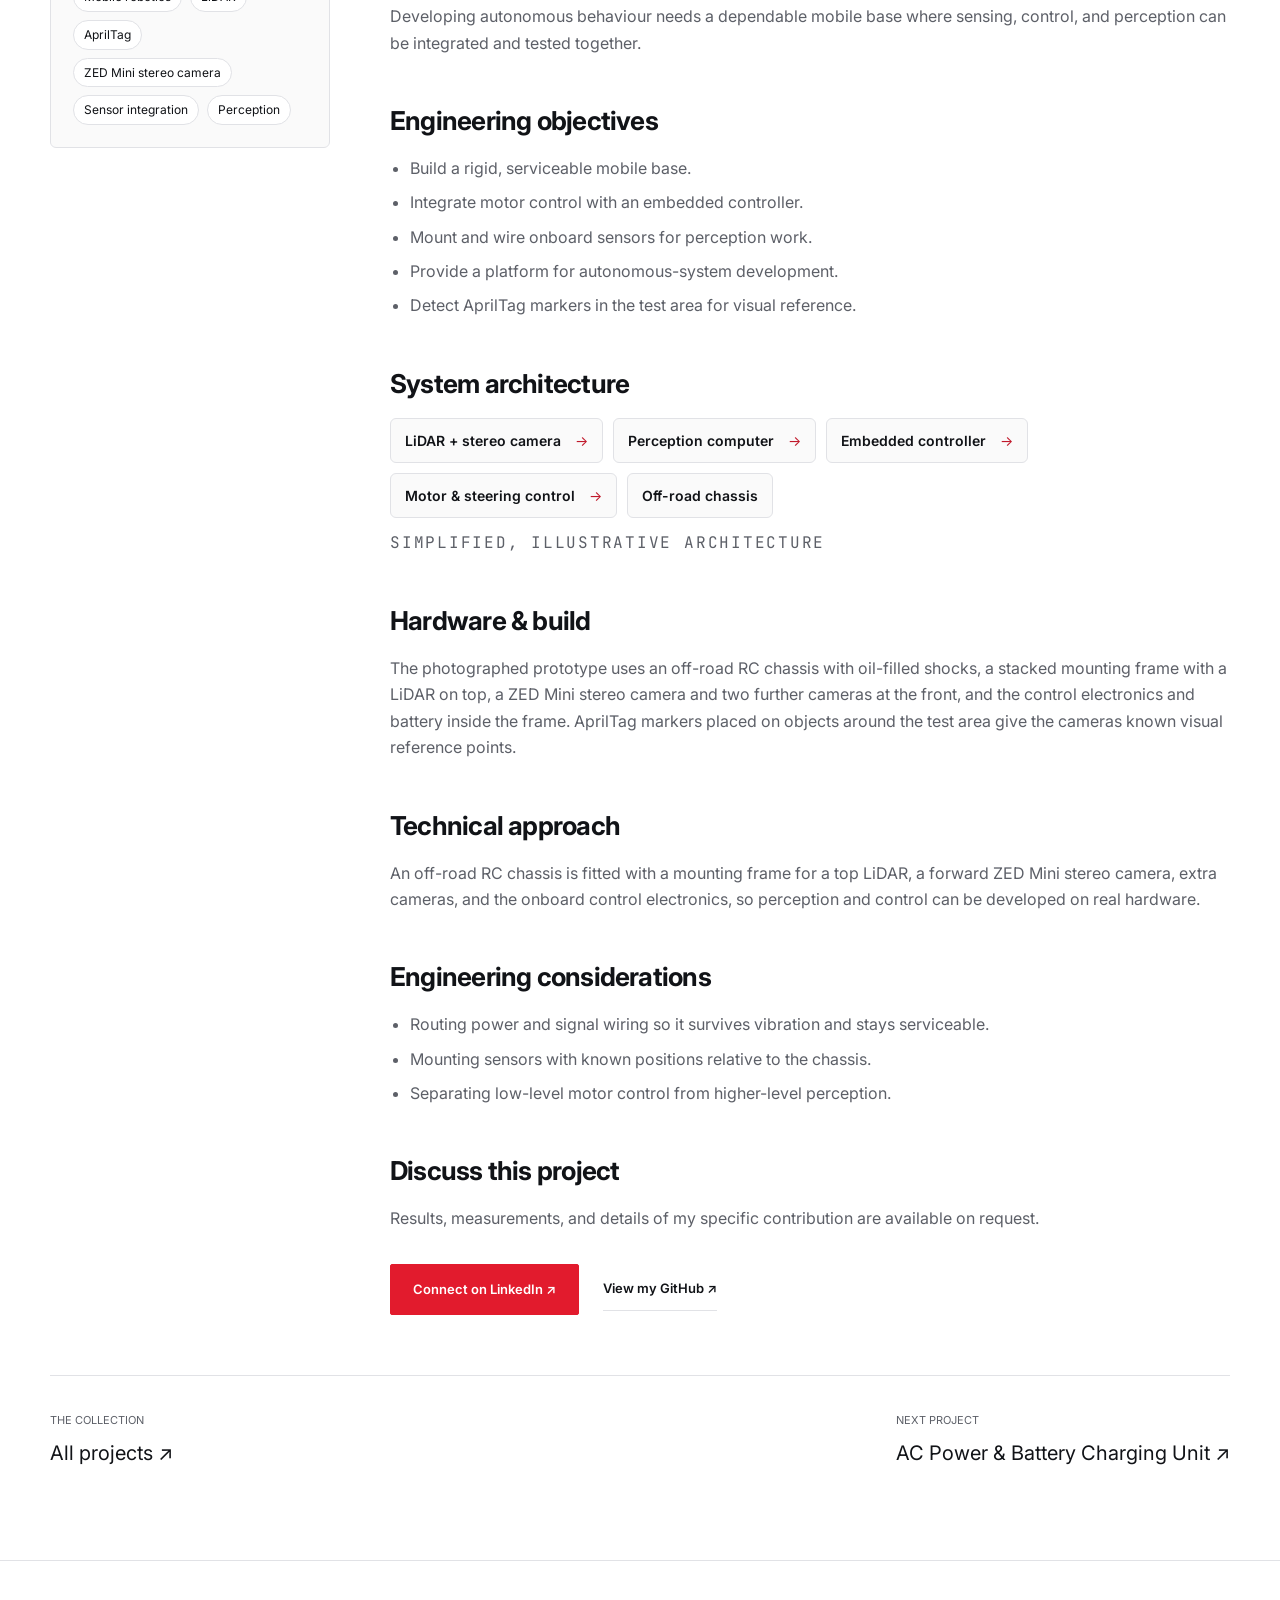
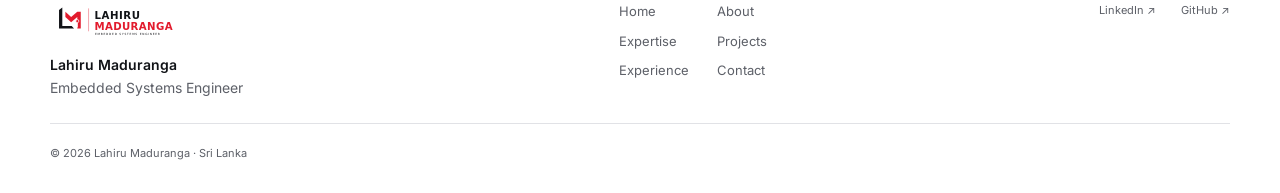
<file: projects/rover-chassis.html>
<!doctype html><html lang="en"><head><meta charset="utf-8"><meta name="viewport" content="width=device-width, initial-scale=1"><meta name="description" content="An integrated mobile robotics platform combining embedded control, onboard sensing, and perception components for autonomous-system development."><meta name="theme-color" content="#111317"><meta property="og:title" content="Autonomous Rover &amp; Sensor Integration | Lahiru Maduranga"><meta property="og:description" content="An integrated mobile robotics platform combining embedded control, onboard sensing, and perception components for autonomous-system development."><meta property="og:type" content="website"><meta property="og:url" content="https://lahirumaduranga.github.io/projects/rover-chassis.html"><link rel="canonical" href="https://lahirumaduranga.github.io/projects/rover-chassis.html"><title>Autonomous Rover &amp; Sensor Integration | Lahiru Maduranga</title><link rel="icon" href="../assets/favicon.ico" sizes="any"><link rel="icon" type="image/svg+xml" href="../assets/LM_icon_primary.svg"><link rel="apple-touch-icon" href="../assets/apple-touch-icon.png"><script src="../assets/theme.js?v=fb19d05c"></script><link rel="stylesheet" href="../assets/style.css?v=98564730"></head><body><a class="skip" href="#main">Skip to content</a><header class="site-header"><nav class="nav wrap" aria-label="Main navigation"><a class="brand" href="../index.html#top" aria-label="Lahiru Maduranga home"><span class="brand-logo" aria-hidden="true"><img class="logo-light" src="../assets/LM_logo_primary.svg" alt=""><img class="logo-dark" src="../assets/LM_logo_dark_bg.svg" alt=""></span><span class="brand-icons" aria-hidden="true"><img class="icon-light" src="../assets/LM_icon_primary.svg" alt=""><img class="icon-dark" src="../assets/LM_icon_dark.svg" alt=""></span></a><button class="menu-toggle" type="button" aria-expanded="false" aria-controls="nav-menu"><span class="menu-bars" aria-hidden="true"></span><span class="sr-only">Menu</span></button><div class="nav-menu" id="nav-menu"><ul class="nav-links"><li><a href="../index.html#top" data-nav="top">Home</a></li><li><a href="../index.html#about" data-nav="about">About</a></li><li><a href="../index.html#expertise" data-nav="expertise">Expertise</a></li><li><a href="../index.html#projects" data-nav="projects">Projects</a></li><li><a href="../index.html#experience" data-nav="experience">Experience</a></li><li><a href="../index.html#contact" data-nav="contact">Contact</a></li></ul><div class="theme-picker" role="group" aria-label="Colour theme"><button class="theme-choice" data-set-theme="light" aria-label="Light theme" aria-pressed="false" title="Light theme"><span class="theme-swatch white-swatch" aria-hidden="true"></span><span class="theme-name">Light</span></button><button class="theme-choice" data-set-theme="dark" aria-label="Dark theme" aria-pressed="true" title="Dark theme"><span class="theme-swatch black-swatch" aria-hidden="true"></span><span class="theme-name">Dark</span></button></div></div></nav></header><main id="main" class="wrap"><header class="project-hero layered"><div class="hero-backdrop" aria-hidden="true"><div class="hero-grid" data-parallax="-0.35"></div></div><a class="back" href="../index.html#projects">← Back to projects</a><div class="eyebrow">Robotics / Embedded Systems / Perception</div><h1>Autonomous Rover &amp; Sensor Integration</h1><p>An integrated mobile robotics platform combining embedded control, onboard sensing, and perception components for autonomous-system development.</p><p class="status-line mono"><span class="status">Prototype platform</span></p></header><figure class="detail-art" data-reveal><img class="project-photo cutout" src="../assets/photos/rover-platform.webp" alt="Autonomous rover on an off-road chassis with a LiDAR sensor on top, a ZED Mini stereo camera and additional cameras at the front" loading="lazy"><figcaption>Autonomous rover prototype with LiDAR and stereo-camera sensing.</figcaption></figure><div class="image-download"><a class="text-link" href="../assets/photos/rover-platform.webp" target="_blank" rel="noopener">View full-size image ↗<span class="sr-only"> (opens in a new tab)</span></a></div><div class="case-study"><aside class="case-aside" data-reveal><h2 class="mono">Project facts</h2><dl class="detail-meta"><dt>Area</dt><dd>Robotics</dd><dt>Status</dt><dd>Prototype platform</dd></dl><ul class="tags" aria-label="Technologies and topics"><li>Mobile robotics</li><li>LiDAR</li><li>AprilTag</li><li>ZED Mini stereo camera</li><li>Sensor integration</li><li>Perception</li></ul></aside><div class="case-main">
<section data-reveal aria-labelledby="cs-overview"><h2 id="cs-overview">Overview</h2><p>A mobile robotics platform for autonomous-system development. The prototype carries a LiDAR sensor on top, a ZED Mini stereo camera and additional cameras at the front, and its control electronics on an off-road chassis with independent suspension.</p></section>
<section data-reveal aria-labelledby="cs-problem"><h2 id="cs-problem">Problem</h2><p>Developing autonomous behaviour needs a dependable mobile base where sensing, control, and perception can be integrated and tested together.</p></section>
<section data-reveal aria-labelledby="cs-objectives"><h2 id="cs-objectives">Engineering objectives</h2><ul><li>Build a rigid, serviceable mobile base.</li><li>Integrate motor control with an embedded controller.</li><li>Mount and wire onboard sensors for perception work.</li><li>Provide a platform for autonomous-system development.</li><li>Detect AprilTag markers in the test area for visual reference.</li></ul></section>
<section data-reveal aria-labelledby="cs-architecture"><h2 id="cs-architecture">System architecture</h2><ol class="arch-flow"><li>LiDAR + stereo camera</li><li>Perception computer</li><li>Embedded controller</li><li>Motor &amp; steering control</li><li>Off-road chassis</li></ol><p class="arch-note mono">Simplified, illustrative architecture</p></section>
<section data-reveal aria-labelledby="cs-build"><h2 id="cs-build">Hardware & build</h2><p>The photographed prototype uses an off-road RC chassis with oil-filled shocks, a stacked mounting frame with a LiDAR on top, a ZED Mini stereo camera and two further cameras at the front, and the control electronics and battery inside the frame. AprilTag markers placed on objects around the test area give the cameras known visual reference points.</p></section>
<section data-reveal aria-labelledby="cs-approach"><h2 id="cs-approach">Technical approach</h2><p>An off-road RC chassis is fitted with a mounting frame for a top LiDAR, a forward ZED Mini stereo camera, extra cameras, and the onboard control electronics, so perception and control can be developed on real hardware.</p></section>
<section data-reveal aria-labelledby="cs-considerations"><h2 id="cs-considerations">Engineering considerations</h2><ul><li>Routing power and signal wiring so it survives vibration and stays serviceable.</li><li>Mounting sensors with known positions relative to the chassis.</li><li>Separating low-level motor control from higher-level perception.</li></ul></section>
<section data-reveal aria-labelledby="cs-more"><h2 id="cs-more">Discuss this project</h2><p>Results, measurements, and details of my specific contribution are available on request.</p><div class="actions"><a href="https://www.linkedin.com/in/lahiru-maduranga97/" class="button" target="_blank" rel="noopener noreferrer">Connect on LinkedIn ↗<span class="sr-only"> (opens in a new tab)</span></a><a href="https://github.com/LahiruMaduranga" class="text-link" target="_blank" rel="noopener noreferrer">View my GitHub ↗<span class="sr-only"> (opens in a new tab)</span></a></div></section>
</div></div><div class="next-project" data-reveal><a href="../index.html#projects"><span>THE COLLECTION</span>All projects ↗</a><a href="power-supply.html"><span>NEXT PROJECT</span>AC Power &amp; Battery Charging Unit ↗</a></div></main><footer class="site-footer"><div class="wrap footer"><div class="footer-brand"><a class="brand" href="../index.html#top" aria-label="Lahiru Maduranga home"><span class="brand-logo" aria-hidden="true"><img class="logo-light" src="../assets/LM_logo_primary.svg" alt=""><img class="logo-dark" src="../assets/LM_logo_dark_bg.svg" alt=""></span><span class="brand-icons" aria-hidden="true"><img class="icon-light" src="../assets/LM_icon_primary.svg" alt=""><img class="icon-dark" src="../assets/LM_icon_dark.svg" alt=""></span></a><p>Lahiru Maduranga<br><span>Embedded Systems Engineer</span></p></div><nav class="footer-nav" aria-label="Footer navigation"><a href="../index.html#top">Home</a><a href="../index.html#about">About</a><a href="../index.html#expertise">Expertise</a><a href="../index.html#projects">Projects</a><a href="../index.html#experience">Experience</a><a href="../index.html#contact">Contact</a></nav><div class="footer-links"><a href="https://www.linkedin.com/in/lahiru-maduranga97/" class="" target="_blank" rel="noopener noreferrer">LinkedIn ↗<span class="sr-only"> (opens in a new tab)</span></a><a href="https://github.com/LahiruMaduranga" class="" target="_blank" rel="noopener noreferrer">GitHub ↗<span class="sr-only"> (opens in a new tab)</span></a></div><p class="footer-copy">© 2026 Lahiru Maduranga · Sri Lanka</p></div></footer><script src="../assets/app.js?v=748b6e75" defer></script></body></html>
</file>
<file: assets/style.css>
@import url('https://fonts.googleapis.com/css2?family=Inter:wght@400;500;600;700;800&family=JetBrains+Mono:wght@400;500&display=swap');
.engineering-banner{margin-top:48px;border:1px solid var(--line);border-radius:5px;overflow:hidden}.engineering-banner img{width:100%;height:auto}.image-download{display:flex;justify-content:flex-end;margin-top:16px}.project-typographic{height:100%;min-height:270px;display:flex;flex-direction:column;justify-content:center;gap:20px;padding:48px}.project-typographic strong{font:500 clamp(25px,3vw,40px)/1.2 Manrope,sans-serif;max-width:450px;letter-spacing:-.04em}.project-image .project-index{background:var(--card);border:1px solid var(--line);border-radius:3px;padding:3px 7px}.project-image:has(.project-photo){padding:40px 10px 35px}.project-image:has(.project-photo) .project-index{top:9px;left:10px}.project-image:has(.project-photo) .concept-label{bottom:7px}.detail-art:has(.project-photo){padding:20px 20px 0}.detail-art .project-photo{margin:auto}.detail-art:has(.project-photo) figcaption{margin-top:20px}@media(max-width:640px){.project-typographic{padding:45px 25px}.detail-art:has(.project-photo){padding:10px 10px 0}}
.toolbox{margin-top:48px}.toolbox h3{font-size:24px;font-weight:500;letter-spacing:-.03em}.toolbox-grid{display:grid;grid-template-columns:1fr 1fr;gap:24px 40px;margin:24px 0}.toolbox-grid>div{padding-top:16px;border-top:1px solid var(--line)}.toolbox-grid dt{color:var(--muted);font-family:Consolas,monospace;font-size:11px;text-transform:uppercase;letter-spacing:.08em}.toolbox-grid dd{margin:8px 0 0;font-size:14px;line-height:1.9}.footer-links{flex-wrap:wrap}.project-card h3{align-items:start;gap:18px}.project-card h3 span{flex-shrink:0}@media(max-width:640px){.toolbox-grid{grid-template-columns:1fr;gap:16px}.footer-links{gap:18px}}
.open-source{padding-top:0}.notebook{border:1px solid var(--line);padding:32px;display:flex;align-items:center;justify-content:space-between;gap:40px;border-radius:5px}.notebook .mono{color:var(--accent);font-size:10px}.notebook h3{font-size:25px;font-weight:500;letter-spacing:-.03em;margin:10px 0}.notebook p{color:var(--muted);font-size:14px;max-width:610px}.notebook .button{flex-shrink:0}@media(max-width:640px){.notebook{flex-direction:column;align-items:start;gap:24px;padding:25px}}
:root{--paper:#ffffff;--ink:#111317;--muted:#5d6068;--line:#e1e2e6;--accent:#e21b2d;--soft:#f5f5f6;--card:#fafafa;--white:#ffffff;color-scheme:light}
:root[data-theme=dark]{--paper:#111317;--ink:#ffffff;--muted:#b7bac2;--line:#383b43;--accent:#e21b2d;--soft:#1b1e24;--card:#181b21;--white:#24272e;color-scheme:dark}
*{box-sizing:border-box}html{scroll-behavior:smooth;scroll-padding-top:100px}body{margin:0;background:var(--paper);color:var(--ink);font:16px/1.65 Inter,Arial,sans-serif}a{color:inherit;text-decoration:none}button{font:inherit}button,a{-webkit-tap-highlight-color:transparent}a:focus-visible,button:focus-visible{outline:3px solid var(--accent);outline-offset:5px}button{cursor:pointer}img{display:block;max-width:100%}h1,h2,h3,p{margin:0}h1,h2,h3{font-family:Inter,Arial,sans-serif}::selection{background:var(--accent);color:#ffffff}.wrap{width:min(1180px,calc(100% - 80px));margin:auto}.skip{position:fixed;top:-100px;left:20px;background:var(--ink);color:var(--paper);padding:12px;z-index:20}.skip:focus{top:12px}.nav{display:flex;align-items:center;justify-content:space-between;min-height:96px;border-bottom:1px solid var(--line);gap:20px}.brand{display:flex;align-items:center;gap:12px;flex:0 0 auto}.brand-logo{display:block;width:220px;flex:0 0 auto}.brand-logo img{width:100%;height:auto}.brand-logo .logo-dark{display:none}.brand-icons{display:none;width:42px;height:42px;overflow:hidden;flex:0 0 auto}.brand-icons img{width:100%;height:100%}.brand-icons .icon-dark{display:none}:root[data-theme=dark] .brand-logo .logo-light,:root[data-theme=dark] .brand-icons .icon-light{display:none}:root[data-theme=dark] .brand-logo .logo-dark,:root[data-theme=dark] .brand-icons .icon-dark{display:block}.nav-links{display:flex;align-items:center;gap:30px;font-size:13px;font-weight:600}.nav-links a:hover{color:var(--accent)}.theme{border:1px solid var(--line);border-radius:50%;background:transparent;color:var(--ink);width:36px;height:36px}.mono,.eyebrow,.tag,.number{font-family:Consolas,'Courier New',monospace;font-size:11px;letter-spacing:.11em;text-transform:uppercase}.eyebrow{color:var(--accent);display:flex;align-items:center;gap:10px}.dot{width:6px;height:6px;background:var(--accent);border-radius:50%;display:inline-block}.hero{display:grid;grid-template-columns:1.12fr 1fr;align-items:center;gap:40px;min-height:690px;padding:80px 0 65px}.hero h1{font-size:clamp(48px,5.6vw,78px);line-height:1.1;letter-spacing:-.065em;font-weight:600;margin:24px 0}.hero h1 em{font-style:normal;color:var(--accent)}.hero-copy>p{max-width:445px;color:var(--muted);font-size:16px;line-height:1.8}.actions{display:flex;align-items:center;gap:24px;margin-top:32px;flex-wrap:wrap}.button{display:inline-flex;align-items:center;justify-content:space-between;gap:30px;background:var(--ink);color:var(--paper);font-size:13px;font-weight:600;padding:14px 22px;border:1px solid var(--ink);border-radius:2px;transition:transform .2s}.button:hover{transform:translateY(-3px)}.text-link{font-size:13px;font-weight:600;border-bottom:1px solid var(--line);padding:10px 0}.text-link:hover{border-color:var(--accent);color:var(--accent)}.hero-foot{margin-top:44px;display:flex;gap:17px;align-items:center;color:var(--muted);font-size:11px}.hero-foot i{width:22px;height:1px;background:var(--line)}section{padding:94px 0}.section-head{display:flex;align-items:end;justify-content:space-between;gap:35px;margin-bottom:38px}.section-head h2,.about h2{font-size:clamp(34px,4vw,48px);font-weight:600;line-height:1.2;letter-spacing:-.045em;margin-top:16px}.section-head>p{max-width:300px;color:var(--muted);font-size:14px}.filters{display:flex;gap:9px;margin-bottom:30px;flex-wrap:wrap}.filter{padding:8px 17px;background:transparent;color:var(--muted);border:1px solid var(--line);border-radius:30px;font-size:12px}.filter[aria-pressed=true]{background:var(--ink);color:var(--paper);border-color:var(--ink)}.project-grid{display:grid;grid-template-columns:1fr 1fr;gap:45px 28px}.project-card[hidden]{display:none}.project-image{background:var(--card);border:1px solid var(--line);border-radius:2px;aspect-ratio:1.55;overflow:hidden;position:relative}.project-image img{width:100%;height:100%;object-fit:contain}.project-index{position:absolute;top:19px;left:20px;color:var(--muted)}.concept-label{position:absolute;bottom:15px;right:18px;font-size:9px;color:var(--muted);letter-spacing:.12em}.project-meta{display:flex;justify-content:space-between;margin-top:21px;color:var(--accent);font-size:10px}.project-card h3{font-size:22px;letter-spacing:-.04em;font-weight:600;margin-top:7px;display:flex;justify-content:space-between}.project-card h3 span{font-family:Arial;font-weight:400}.project-card p{font-size:14px;color:var(--muted);margin-top:8px;max-width:470px}.about{border-block:1px solid var(--line);display:grid;grid-template-columns:.9fr 1.1fr;gap:100px}.about-copy p{color:var(--muted);margin-bottom:20px;font-size:17px;line-height:1.85}.about-copy p:first-child{color:var(--ink)}.inline-links{display:flex;gap:25px}.expertise-list{border-top:1px solid var(--line)}.expertise-row{display:grid;grid-template-columns:55px 1fr 1.15fr;align-items:center;gap:30px;border-bottom:1px solid var(--line);padding:27px 0}.number{color:var(--accent)}.expertise-row h3{font-size:22px;font-weight:500;letter-spacing:-.025em}.expertise-row p{color:var(--muted);font-size:14px}.contact{padding:65px;border-radius:2px;background:var(--soft);margin:0 0 85px;display:grid;grid-template-columns:1fr auto;align-items:center;gap:30px}.contact h2{font-size:clamp(32px,4.4vw,56px);font-weight:600;letter-spacing:-.045em;line-height:1.15;margin:16px 0}.contact p{color:var(--muted);font-size:14px;max-width:540px}.footer{border-top:1px solid var(--line);display:flex;justify-content:space-between;align-items:center;padding:27px 0;gap:20px;color:var(--muted);font-size:11px}.footer-links{display:flex;gap:25px}.project-hero{padding:65px 0 45px;max-width:900px}.project-hero h1{font-size:clamp(40px,6vw,75px);line-height:1.1;letter-spacing:-.055em;margin:25px 0}.project-hero p{font-size:20px;color:var(--muted);max-width:720px}.back{font-size:13px;color:var(--muted);display:inline-block;margin-bottom:40px}.detail-art{background:var(--card);border:1px solid var(--line);border-radius:2px}.detail-art img{width:100%;height:420px}.detail-art figcaption{color:var(--muted);font-size:11px;padding:16px 25px;border-top:1px solid var(--line)}figure{margin:0}.detail-content{display:grid;grid-template-columns:1fr 2fr;gap:80px;padding:60px 0}.detail-content h2{font-size:30px;letter-spacing:-.035em}.detail-content p{color:var(--muted);font-size:17px;margin-bottom:22px}.detail-meta{border-top:1px solid var(--line);padding-top:20px}.detail-meta dt{font-size:10px;text-transform:uppercase;letter-spacing:.13em;color:var(--muted)}.detail-meta dd{margin:4px 0 20px}.next-project{padding:35px 0 70px;display:flex;justify-content:space-between;border-top:1px solid var(--line);gap:25px}.next-project span{display:block;color:var(--muted);font-size:11px;margin-bottom:8px}.next-project a{font-size:20px}.sr-only{position:absolute;width:1px;height:1px;padding:0;margin:-1px;overflow:hidden;clip:rect(0,0,0,0);white-space:nowrap;border:0}
@media(min-width:1600px){.hero{min-height:760px}}@media(max-width:900px){.wrap{width:calc(100% - 48px)}.hero{gap:15px;min-height:590px}.hero h1{font-size:57px}.nav-links{gap:20px}.about{gap:45px}.contact{padding:40px}.contact .button{gap:15px}.expertise-row{grid-template-columns:30px 1fr 1.2fr;gap:20px}}@media(max-width:640px){.wrap{width:calc(100% - 36px)}.nav{min-height:78px}.brand-name{display:none}.nav-links{gap:16px;font-size:12px}.nav-links .nav-contact{display:none}.hero{grid-template-columns:1fr;padding:55px 0 35px;gap:32px}.hero h1{font-size:clamp(44px,12vw,65px)}.hero-copy>p{font-size:15px}.hero-art{max-width:410px;margin:auto;width:100%}.hero-foot{margin-top:30px}section{padding:62px 0}.section-head{display:block}.section-head>p{margin-top:20px}.project-grid{grid-template-columns:1fr;gap:35px}.project-card h3{font-size:21px}.about{grid-template-columns:1fr;gap:28px}.expertise-row{grid-template-columns:25px 1fr;gap:10px}.expertise-row p{grid-column:2}.expertise-row h3{font-size:20px}.contact{grid-template-columns:1fr;padding:30px;margin-bottom:50px}.contact .button{justify-self:start}.footer{align-items:start;font-size:10px;flex-direction:column;gap:13px}.detail-content{grid-template-columns:1fr;gap:25px;padding:35px 0}.detail-art img{height:260px}.project-hero{padding-top:40px}.project-hero p{font-size:17px}.next-project a{font-size:16px}.next-project{flex-direction:column;gap:22px}}
@media(prefers-reduced-motion:reduce){html{scroll-behavior:auto}*,*::before,*::after{transition:none!important;animation:none!important}}

/* Both palettes apply to the complete site, including every illustration. */
.themed-art{display:block;width:100%;height:100%}.themed-art .theme-dark{display:none}:root[data-theme=dark] .themed-art .theme-light{display:none}:root[data-theme=dark] .themed-art .theme-dark{display:block}
.theme-picker{display:flex;align-items:center;border:1px solid var(--line);border-radius:30px;padding:3px;gap:2px;background:var(--paper)}.theme-choice{display:flex;align-items:center;gap:6px;border:0;border-radius:24px;padding:7px 10px;background:transparent;color:var(--muted);font-size:11px;line-height:1.5}.theme-choice[aria-pressed=true]{background:var(--soft);color:var(--ink)}.theme-swatch{display:block;width:12px;height:12px;border:1px solid #888;border-radius:50%}.white-swatch{background:#fff}.black-swatch{background:#080808}.contact-actions{display:flex;flex-direction:column;align-items:start;gap:12px}.contact .button{gap:12px}.project-photo{background:var(--card)}.project-image .project-photo{object-fit:contain}.detail-art .project-photo{height:auto;max-height:650px;object-fit:contain}.concept-label{background:var(--card);padding:3px 6px;border-radius:2px}.project-index{z-index:1}.inline-links{flex-wrap:wrap}
@media(max-width:900px){.nav-links{gap:18px}.brand-name{display:none}.contact{grid-template-columns:1fr}}@media(max-width:640px){.nav-links{gap:13px}.theme-name{display:none}.theme-choice{padding:9px}.theme-picker{padding:2px}.nav{gap:10px}.nav-links{font-size:11px}.contact-actions .button{white-space:normal}.hero-foot{flex-wrap:wrap}}

/* Parallax: app.js writes each decorative layer's --py/--px from scroll. Photos and videos never move.
   With reduced motion, app.js leaves the variables unset and every layer stays at rest. */
[data-parallax]{translate:0 var(--py,0px);will-change:translate}
.layered,.hero,.contact{position:relative;isolation:isolate}
.hero-backdrop,.section-deco,.hero-visual-deco{position:absolute;inset:0;z-index:-1;overflow:hidden;pointer-events:none}
.hero-backdrop{-webkit-mask-image:radial-gradient(ellipse 70% 65% at 65% 50%,#000 20%,transparent 75%);mask-image:radial-gradient(ellipse 70% 65% at 65% 50%,#000 20%,transparent 75%)}
.hero-grid{position:absolute;inset:-35% 0;background:linear-gradient(var(--line) 1px,transparent 1px) 0 0/56px 56px,linear-gradient(90deg,var(--line) 1px,transparent 1px) 0 0/56px 56px}
.section-num{position:absolute;top:28px;right:0;font:600 clamp(120px,19vw,250px)/1 Manrope,sans-serif;letter-spacing:-.06em;color:transparent;-webkit-text-stroke:1px var(--line);user-select:none}
/* Photos and video share one black-and-white grade so they sit inside the site's palette. */
:root{--grade:grayscale(1) contrast(1.06);--cut-shadow:drop-shadow(0 18px 20px rgb(0 0 0/.16))}
:root[data-theme=dark]{--grade:grayscale(1) contrast(1.04) brightness(.92);--cut-shadow:drop-shadow(0 18px 24px rgb(0 0 0/.6))}
.graded{filter:var(--grade)}
.cutout{filter:var(--grade) var(--cut-shadow)}
.hero-visual{position:relative;align-self:end;margin-bottom:-65px;display:flex;justify-content:center;min-height:560px}
.hero-visual-deco{overflow:visible}
.portrait-disc{position:absolute;left:0;right:0;bottom:7%;margin-inline:auto;width:min(92%,450px);aspect-ratio:1;border-radius:50%;background:var(--soft);border:1px solid var(--line)}
.portrait-word{position:absolute;left:0;right:0;top:4%;text-align:center;font:700 clamp(80px,9.5vw,136px)/1 Manrope,sans-serif;letter-spacing:-.06em;color:transparent;-webkit-text-stroke:1px var(--muted);opacity:.45;user-select:none}
.hero-portrait{position:relative;align-self:end;width:min(100%,430px);height:auto}
.hero-art img{width:100%;height:auto}

.project-card .project-image{transition:border-color .3s}
.project-card:hover .project-image{border-color:var(--muted)}
.project-image:has(.cutout){padding:46px 40px 42px}
.detail-art:has(.cutout){padding:56px 40px 0}
.detail-art .cutout{width:auto;max-width:100%;height:auto;max-height:520px}
.sim-grid{display:grid;grid-template-columns:1fr 1fr;gap:45px 28px}
.sim-frame{position:relative;aspect-ratio:16/9;border:1px solid var(--line);border-radius:5px;overflow:hidden;background:var(--card)}
.sim-frame video{display:block;width:100%;height:100%;object-fit:cover}
.sim-toggle{position:absolute;right:12px;bottom:12px;padding:6px 13px;border:1px solid var(--line);border-radius:30px;background:var(--paper);color:var(--ink);font-size:10px}
.sim-card h3{font-size:22px;letter-spacing:-.04em;font-weight:600;margin-top:7px}
.sim-card p{font-size:14px;color:var(--muted);margin-top:8px;max-width:470px}
.marquee{display:grid;gap:12px;padding:26px 0 24px;border-block:1px solid var(--line);overflow:hidden;-webkit-mask-image:linear-gradient(90deg,transparent,#000 7%,#000 93%,transparent);mask-image:linear-gradient(90deg,transparent,#000 7%,#000 93%,transparent)}
.marquee-row{display:flex;width:max-content;white-space:nowrap;translate:calc(var(--px,0px) - 25%) 0;will-change:translate}
.marquee-row span::after{content:'+';margin:0 .6em;color:var(--accent)}
.marquee-outline{font:500 clamp(40px,7vw,92px)/1.1 Manrope,sans-serif;letter-spacing:-.045em;color:transparent;-webkit-text-stroke:1px var(--ink)}
.marquee-outline span::after{-webkit-text-stroke:0}
.marquee-mono{color:var(--muted);font-size:11px;letter-spacing:.13em}
.contact{overflow:hidden}
.contact-rings{position:absolute;z-index:-1;top:-160px;right:-160px;width:520px;aspect-ratio:1;border-radius:50%;background:repeating-radial-gradient(circle,transparent 0 37px,var(--line) 38px 39px);pointer-events:none}
@keyframes rise{from{opacity:0;transform:translateY(26px)}}
@keyframes appear{from{opacity:0}}
.hero-copy>*,.project-hero>:not(.hero-backdrop){animation:rise .9s cubic-bezier(.2,.7,.2,1) backwards}
.hero-copy>:nth-child(2),.project-hero>:nth-child(3){animation-delay:.08s}.hero-copy>:nth-child(3),.project-hero>:nth-child(4){animation-delay:.16s}.hero-copy>:nth-child(4),.project-hero>:nth-child(5){animation-delay:.24s}.hero-copy>:nth-child(5){animation-delay:.32s}
.hero-visual{animation:appear 1.2s ease .2s backwards}
[data-reveal]{transition:opacity .8s ease,transform .8s cubic-bezier(.2,.7,.2,1)}
[data-reveal].is-pending{opacity:0;transform:translateY(36px)}
@media(max-width:640px){.hero-copy{translate:none}.hero-visual{margin-bottom:-35px;min-height:0;padding-top:20px}.hero-portrait{width:min(100%,340px)}.project-image:has(.cutout){padding:42px 24px 38px}.detail-art:has(.cutout){padding:40px 20px 0}.detail-art .cutout{max-height:300px}.sim-grid{grid-template-columns:1fr;gap:35px}.section-num{top:18px}.marquee{padding:20px 0 18px}.contact-rings{width:360px;top:-140px;right:-170px}}
@media(max-width:640px){.nav .brand-logo{display:none}.nav .brand-icons{display:block}}
:root .project-typographic strong,:root .section-num,:root .portrait-word,:root .marquee-outline{font-family:Inter,Arial,sans-serif}.theme-picker .black-swatch{background:#111317}

/* Portfolio layout v2: sticky header, mobile menu, featured projects, case studies, experience. */
:root{--accent-ink:#c0182a;--header-h:76px}
:root[data-theme=dark]{--accent-ink:#ff5c6a}
.mono,.eyebrow,.tag,.number{font-family:'JetBrains Mono',Consolas,'Courier New',monospace}
.eyebrow,.number,.feature-meta,.timeline-meta{color:var(--accent-ink)}
html{scroll-padding-top:calc(var(--header-h) + 16px)}
.site-header{position:sticky;top:0;z-index:30;background:var(--paper);border-bottom:1px solid var(--line)}
.site-header .nav{min-height:var(--header-h);border-bottom:0}
.nav-menu{display:flex;align-items:center;gap:28px}
.nav-links{display:flex;align-items:center;gap:26px;list-style:none;margin:0;padding:0;font-size:13px;font-weight:600}
.nav-links a{padding:6px 0;border-bottom:2px solid transparent}
.nav-links a:hover,.nav-links a[aria-current]{border-color:var(--accent);color:var(--ink)}
.menu-toggle{display:none;width:44px;height:44px;border:1px solid var(--line);border-radius:6px;background:transparent;color:var(--ink);place-items:center}
.menu-bars,.menu-bars::before,.menu-bars::after{display:block;width:18px;height:2px;background:currentColor;position:relative;transition:transform .2s}
.menu-bars::before,.menu-bars::after{content:"";position:absolute;left:0}.menu-bars::before{top:-6px}.menu-bars::after{top:6px}
.menu-toggle[aria-expanded=true] .menu-bars{background:transparent}
.menu-toggle[aria-expanded=true] .menu-bars::before{transform:translateY(6px) rotate(45deg)}
.menu-toggle[aria-expanded=true] .menu-bars::after{transform:translateY(-6px) rotate(-45deg)}
.brand img{height:40px;width:auto}
.hero h1 em{color:var(--accent-ink)}
.hero-line{color:var(--muted);font-size:11px;margin-top:20px;line-height:1.8}
.button{background:var(--accent);border-color:var(--accent);color:#fff}
.button-ghost{background:transparent;color:var(--ink);border-color:var(--line)}
.button-ghost:hover{border-color:var(--ink)}
.hero-foot a{color:var(--muted);border-bottom:1px solid var(--line)}
.hero-foot a:hover{color:var(--ink)}
.circuit{position:absolute;inset:6% 0 auto;width:100%;height:auto}
.circuit path{fill:none;stroke:var(--line);stroke-width:2}
.circuit circle{fill:var(--paper);stroke:var(--line);stroke-width:2}
.circuit .pad{fill:var(--accent);stroke:none;opacity:.85}
.about-section .about{border:0;padding:0}
.capabilities{list-style:none;margin:56px 0 0;padding:0;display:grid;grid-template-columns:repeat(3,1fr);gap:20px}
.capabilities li{border:1px solid var(--line);border-radius:6px;padding:26px;background:var(--card)}
.capabilities h3,.skill-group h3,.more-work h3{font-size:19px;font-weight:600;letter-spacing:-.02em;margin:10px 0 8px}
.capabilities p{color:var(--muted);font-size:14px}
.skill-groups{display:grid;grid-template-columns:repeat(3,1fr);gap:20px}
.skill-group{border:1px solid var(--line);border-radius:6px;padding:24px;background:var(--card)}
.skill-group h3{margin-top:0}
.tags{list-style:none;margin:14px 0 0;padding:0;display:flex;flex-wrap:wrap;gap:8px}
.tags li{font-size:12px;padding:4px 10px;border:1px solid var(--line);border-radius:30px;color:var(--ink);background:var(--paper)}
.feature-grid{display:grid;grid-template-columns:1fr 1fr;gap:28px}
.feature-card{display:flex;flex-direction:column;border:1px solid var(--line);border-radius:6px;background:var(--card);overflow:hidden;transition:border-color .3s}
.feature-card:hover{border-color:var(--muted)}
.feature-media{position:relative;display:flex;align-items:center;justify-content:center;aspect-ratio:1.6;border-bottom:1px solid var(--line);background:var(--soft);padding:40px 36px 36px;overflow:hidden}
.feature-media>img,.feature-media>.themed-art,.feature-media>svg{max-width:100%;max-height:100%;width:auto;height:100%;object-fit:contain}
.feature-media>.themed-art img{height:100%;width:100%;object-fit:contain}
.feature-media .project-index{position:absolute;top:12px;left:12px;z-index:1;color:var(--muted);background:var(--card);border:1px solid var(--line);border-radius:3px;padding:3px 7px}
.feature-media .concept-label{position:absolute;bottom:10px;right:12px;font-size:9px;color:var(--muted)}
.feature-body{padding:24px 26px 28px;display:flex;flex-direction:column;gap:12px;flex:1}
.feature-meta{display:flex;justify-content:space-between;gap:12px;font-size:10px;flex-wrap:wrap}
.status{color:var(--ink);border:1px solid var(--line);border-radius:30px;padding:1px 9px;font-family:'JetBrains Mono',monospace;font-size:10px;text-transform:uppercase;letter-spacing:.08em}
.feature-body h3{font-size:22px;letter-spacing:-.03em;font-weight:600;line-height:1.3}
.feature-body h3 a:hover{color:var(--accent-ink)}
.feature-body>p{color:var(--muted);font-size:14px}
.feature-facts{margin:0;display:grid;grid-template-columns:auto 1fr;gap:6px 14px;font-size:14px}
.feature-facts dt{font-family:'JetBrains Mono',monospace;font-size:10px;text-transform:uppercase;letter-spacing:.1em;color:var(--muted);padding-top:3px}
.feature-facts dd{margin:0}
.feature-body .text-link{align-self:start;margin-top:auto}
.garment-art{width:100%;height:100%}
.garment-art .bed{fill:var(--card);stroke:var(--line);stroke-width:2}
.garment-art .shirt{fill:var(--soft);stroke:var(--ink);stroke-width:2.5;stroke-linejoin:round}
.garment-art .measure{fill:none;stroke:var(--muted);stroke-width:1.5;stroke-dasharray:6 6}
.garment-art .kp{fill:var(--accent)}
.garment-art .note{fill:var(--muted);font:500 11px 'JetBrains Mono',monospace;letter-spacing:1.5px}
.more-work{margin-top:64px}
.mini-grid{list-style:none;margin:20px 0 0;padding:0;display:grid;grid-template-columns:repeat(4,1fr);gap:16px}
.mini-card a{display:flex;flex-direction:column;height:100%;border:1px solid var(--line);border-radius:6px;background:var(--card);overflow:hidden;position:relative;transition:border-color .3s}
.mini-card a:hover{border-color:var(--muted)}
.mini-media{display:flex;align-items:center;justify-content:center;aspect-ratio:1.5;background:var(--soft);padding:18px;color:var(--muted)}
.mini-media img,.mini-media .themed-art{max-width:100%;max-height:100%;width:auto;height:100%;object-fit:contain}
.mini-text{display:flex;flex-direction:column;gap:4px;padding:14px 16px 18px}
.mini-text .mono{font-size:9px;color:var(--muted)}
.mini-text strong{font-size:15px;font-weight:600;line-height:1.35}
.mini-arrow{position:absolute;top:10px;right:12px;color:var(--muted)}
.notebook{margin-top:48px}
.timeline{list-style:none;margin:0;padding:0;border-left:1px solid var(--line)}
.timeline>li{position:relative;display:grid;grid-template-columns:220px 1fr;gap:30px;padding:0 0 40px 32px}
.timeline>li::before{content:"";position:absolute;left:-6px;top:6px;width:11px;height:11px;border-radius:50%;background:var(--accent);box-shadow:0 0 0 4px var(--paper)}
.timeline-meta{font-size:11px;padding-top:4px}
.timeline-body h3{font-size:21px;font-weight:600;letter-spacing:-.02em}
.timeline-org{color:var(--muted);font-size:14px;margin-top:4px}
.timeline-body ul{margin:14px 0 0;padding-left:18px;color:var(--muted);font-size:14px;display:grid;gap:6px}
.flow{list-style:none;margin:0;padding:0;display:grid;grid-template-columns:repeat(7,1fr);gap:12px}
.flow li{position:relative;border:1px solid var(--line);border-radius:6px;background:var(--card);padding:18px 16px;font-size:14px;font-weight:600;line-height:1.4}
.flow li .number{display:block;font-size:11px;margin-bottom:10px}
.flow li:not(:last-child)::after{content:"\2192";position:absolute;right:-12px;top:50%;translate:0 -50%;color:var(--accent-ink);font-weight:400;z-index:1}
.contact .button{color:#fff}
.site-footer{border-top:1px solid var(--line);margin-top:20px}
.site-footer .footer{display:grid;grid-template-columns:1.2fr 1fr auto;gap:24px 40px;align-items:start;padding:40px 0 30px;border:0}
.footer-brand{display:flex;flex-direction:column;gap:12px}
.footer-brand p{font-size:14px;font-weight:600;color:var(--ink)}
.footer-brand p span{font-weight:400;color:var(--muted)}
.footer-nav{display:grid;grid-template-columns:repeat(2,auto);gap:8px 28px;justify-content:start;font-size:13px}
.footer-nav a:hover,.footer-links a:hover{color:var(--accent-ink)}
.footer-copy{grid-column:1/-1;border-top:1px solid var(--line);padding-top:20px;font-size:11px;color:var(--muted)}
.project-hero .status-line{margin-top:18px}
.case-study{display:grid;grid-template-columns:280px 1fr;gap:60px;padding:60px 0}
.case-aside{align-self:start;position:sticky;top:calc(var(--header-h) + 24px);border:1px solid var(--line);border-radius:6px;padding:22px;background:var(--card)}
.case-aside h2{font-size:11px;margin-bottom:14px;color:var(--accent-ink)}
.case-main{display:grid;gap:44px}
.case-main h2{font-size:26px;letter-spacing:-.03em;margin-bottom:12px}
.case-main p,.case-main li{color:var(--muted);font-size:16px}
.case-main ul{padding-left:20px;display:grid;gap:8px;margin:0}
.arch-flow{list-style:none;margin:0;padding:0;display:flex;flex-wrap:wrap;gap:10px;align-items:center}
.arch-flow li{border:1px solid var(--line);border-radius:6px;background:var(--card);padding:10px 14px;color:var(--ink);font-size:14px;font-weight:600}
.arch-flow li:not(:last-child)::after{content:"\2192";margin-left:14px;color:var(--accent-ink);font-weight:400}
.arch-note{margin-top:12px;font-size:10px}
.detail-art:has(.garment-art){padding:30px}
.detail-art .garment-art{max-height:460px;display:block;margin:auto}
@media(max-width:1100px){.flow{grid-template-columns:repeat(4,1fr)}.flow li::after{display:none}.mini-grid{grid-template-columns:repeat(3,1fr)}}
@media(max-width:900px){.menu-toggle{display:grid}.site-header .nav{position:relative}.nav-menu{display:none;position:absolute;top:100%;left:0;right:0;flex-direction:column;align-items:stretch;gap:18px;padding:18px 24px 24px;background:var(--paper);border-bottom:1px solid var(--line)}.nav-menu.is-open{display:flex}.nav-links{flex-direction:column;align-items:stretch;gap:0}.nav-links a{display:block;padding:12px 0;border-bottom:1px solid var(--line)}.nav-links a[aria-current]{border-color:var(--line);color:var(--accent-ink)}.theme-picker{align-self:start}.capabilities,.skill-groups{grid-template-columns:1fr 1fr}.feature-grid{grid-template-columns:1fr}.case-study{grid-template-columns:1fr;gap:30px}.case-aside{position:static}.timeline>li{grid-template-columns:1fr;gap:6px}.site-footer .footer{grid-template-columns:1fr 1fr}}
@media(max-width:640px){:root{--header-h:64px}.capabilities,.skill-groups,.mini-grid{grid-template-columns:1fr}.flow{grid-template-columns:1fr 1fr}.feature-media{padding:36px 20px 30px}.feature-body{padding:20px}.timeline>li{padding-left:22px}.site-footer .footer{grid-template-columns:1fr}.brand img{height:34px}}
.hero h1{font-size:clamp(40px,4.6vw,66px);line-height:1.08}
.hero-copy>.hero-line{font-size:11px;max-width:460px}
.feature-media img,.mini-media img,.detail-art .cutout,.project-photo.cutout{background:none}
.sim-card figcaption{margin-top:16px}
.case-main section{padding:0}

/* Projects parallax: a grid and an outlined index drift behind each still image. */
.feature-media,.mini-media{position:relative;isolation:isolate}
.media-deco{position:absolute;inset:0;z-index:-1;overflow:hidden;pointer-events:none}
.media-grid{position:absolute;inset:-40% 0;background:linear-gradient(var(--line) 1px,transparent 1px) 0 0/36px 36px,linear-gradient(90deg,var(--line) 1px,transparent 1px) 0 0/36px 36px;opacity:.55;-webkit-mask-image:radial-gradient(ellipse 70% 60% at 50% 50%,#000 30%,transparent 80%);mask-image:radial-gradient(ellipse 70% 60% at 50% 50%,#000 30%,transparent 80%)}
.media-num{position:absolute;right:18px;bottom:-24px;font:700 clamp(110px,12vw,170px)/1 Inter,Arial,sans-serif;letter-spacing:-.06em;color:transparent;-webkit-text-stroke:1px var(--line);user-select:none}
.mini-media .media-grid{background-size:24px 24px}
.mini-grid{grid-template-columns:repeat(3,1fr)}
.mini-media{overflow:hidden;min-height:0}
.mini-media img,.mini-media .themed-art{position:relative;height:100%;width:100%;object-fit:contain}
@media(max-width:900px){.mini-grid{grid-template-columns:1fr 1fr}}@media(max-width:640px){.mini-grid{grid-template-columns:1fr}}
/* Scene photos (not cut-outs) fill their frame instead of floating on it. */
.feature-media:has(>img.graded){padding:0}.feature-media>img.graded{width:100%;height:100%;max-width:none;object-fit:cover}
.mini-media:has(img.graded){padding:0}.mini-media img.graded{object-fit:cover}
.detail-art .project-photo.graded{width:100%;height:auto;max-height:640px;object-fit:cover}
/* Status badge stays top-right; a long discipline wraps within its own column instead of pushing the badge down. */
.feature-meta{flex-wrap:nowrap;align-items:flex-start}.feature-meta>span:first-child{min-width:0;line-height:1.6}.feature-meta .status{flex-shrink:0;white-space:nowrap}
.skill-group{display:flex;flex-direction:column}
.used-in{margin-top:auto;padding-top:18px;font-size:13px;line-height:1.7;color:var(--muted)}
.used-in .mono{font-size:10px;color:var(--accent-ink);margin-right:6px}
.used-in a{color:var(--ink);border-bottom:1px solid var(--line)}.used-in a:hover{border-color:var(--accent)}
/* Small marquee row: readable size and contrast. */
.marquee-mono{color:var(--ink);font-size:13px;letter-spacing:.14em;opacity:.85}
.marquee{-webkit-mask-image:linear-gradient(90deg,transparent,#000 3%,#000 97%,transparent);mask-image:linear-gradient(90deg,transparent,#000 3%,#000 97%,transparent)}
.assembly{margin:0 0 28px}.assembly img{width:100%;height:auto}.assembly .theme-dark{display:none}:root[data-theme=dark] .assembly .theme-light{display:none}:root[data-theme=dark] .assembly .theme-dark{display:block}

/* Featured showcase: pinned image panel on the left, project specs scrolling on the right. */
.showcase{display:grid;grid-template-columns:1.1fr 1fr;gap:56px;align-items:start}
.showcase-stage{position:sticky;top:calc(var(--header-h) + 32px);height:min(640px,calc(100vh - var(--header-h) - 64px));border:1px solid var(--line);border-radius:8px;background:var(--soft);overflow:hidden;isolation:isolate}
.stage-item{position:absolute;inset:0;display:flex;align-items:center;justify-content:center;padding:64px 48px 72px;opacity:0;transform:scale(.96);transition:opacity .6s ease,transform .8s cubic-bezier(.2,.7,.2,1)}
.stage-item.is-active{opacity:1;transform:none}
.stage-item>img,.stage-item>.themed-art,.stage-item>svg{max-width:100%;max-height:100%;width:auto;height:100%;object-fit:contain}
.stage-item:has(>img.graded){padding:0}.stage-item>img.graded{width:100%;height:100%;max-width:none;object-fit:cover}
.stage-num{position:absolute;top:10px;right:22px;font:700 clamp(90px,10vw,150px)/1 Inter,Arial,sans-serif;letter-spacing:-.06em;color:transparent;-webkit-text-stroke:1px var(--line);z-index:-1}
.stage-item .concept-label{position:absolute;right:16px;bottom:16px;font-size:9px;color:var(--muted);background:var(--card);padding:3px 6px;border-radius:2px}
.stage-progress{position:absolute;left:18px;bottom:16px;display:flex;align-items:center;gap:14px;font-size:10px;color:var(--muted);z-index:2}
.stage-dots{display:flex;gap:6px}.stage-dots i{width:18px;height:3px;border-radius:2px;background:var(--line);transition:background .3s,width .3s}
.stage-dots i.is-active{width:30px;background:var(--accent)}
.feature-step{min-height:72vh;display:flex;flex-direction:column;justify-content:center;gap:14px;padding:32px 0;border-bottom:1px solid var(--line)}
.feature-step:last-child{border-bottom:0}
.feature-step h3{font-size:clamp(24px,2.6vw,32px);letter-spacing:-.03em;font-weight:600;line-height:1.2}
.feature-step h3 a:hover{color:var(--accent-ink)}
.step-summary{color:var(--muted);font-size:15px}
.feature-step .text-link{align-self:start}
.step-media{display:none}
/* Only once app.js is running: dim inactive steps and reveal specs one by one on the active step. */
.showcase.is-live .feature-step{opacity:.35;transition:opacity .5s ease}
.showcase.is-live .feature-step.is-active{opacity:1}
.showcase.is-live .feature-step :is(.feature-facts dt,.feature-facts dd,.tags li){opacity:0;transform:translateY(10px);transition:opacity .5s ease,transform .5s cubic-bezier(.2,.7,.2,1)}
.showcase.is-live .feature-step.is-active :is(.feature-facts dt,.feature-facts dd,.tags li){opacity:1;transform:none}
.showcase.is-live .feature-step.is-active .feature-facts :nth-child(n+3){transition-delay:.15s}
.showcase.is-live .feature-step.is-active .tags li{transition-delay:.25s}
.showcase.is-live .feature-step.is-active .tags li:nth-child(2){transition-delay:.32s}
.showcase.is-live .feature-step.is-active .tags li:nth-child(3){transition-delay:.39s}
.showcase.is-live .feature-step.is-active .tags li:nth-child(4){transition-delay:.46s}
.showcase.is-live .feature-step.is-active .tags li:nth-child(n+5){transition-delay:.53s}
@media(max-width:900px){.showcase{grid-template-columns:1fr;gap:0}.showcase-stage{display:none}.feature-step{min-height:0;padding:36px 0}.showcase.is-live .feature-step{opacity:1}.step-media{display:flex;align-items:center;justify-content:center;aspect-ratio:1.5;border:1px solid var(--line);border-radius:8px;background:var(--soft);padding:28px;overflow:hidden;margin-bottom:6px}.step-media>img,.step-media>.themed-art,.step-media>svg{max-width:100%;max-height:100%;width:auto;height:100%;object-fit:contain}.step-media:has(>img.graded){padding:0}.step-media>img.graded{width:100%;height:100%;object-fit:cover}}
</file>
